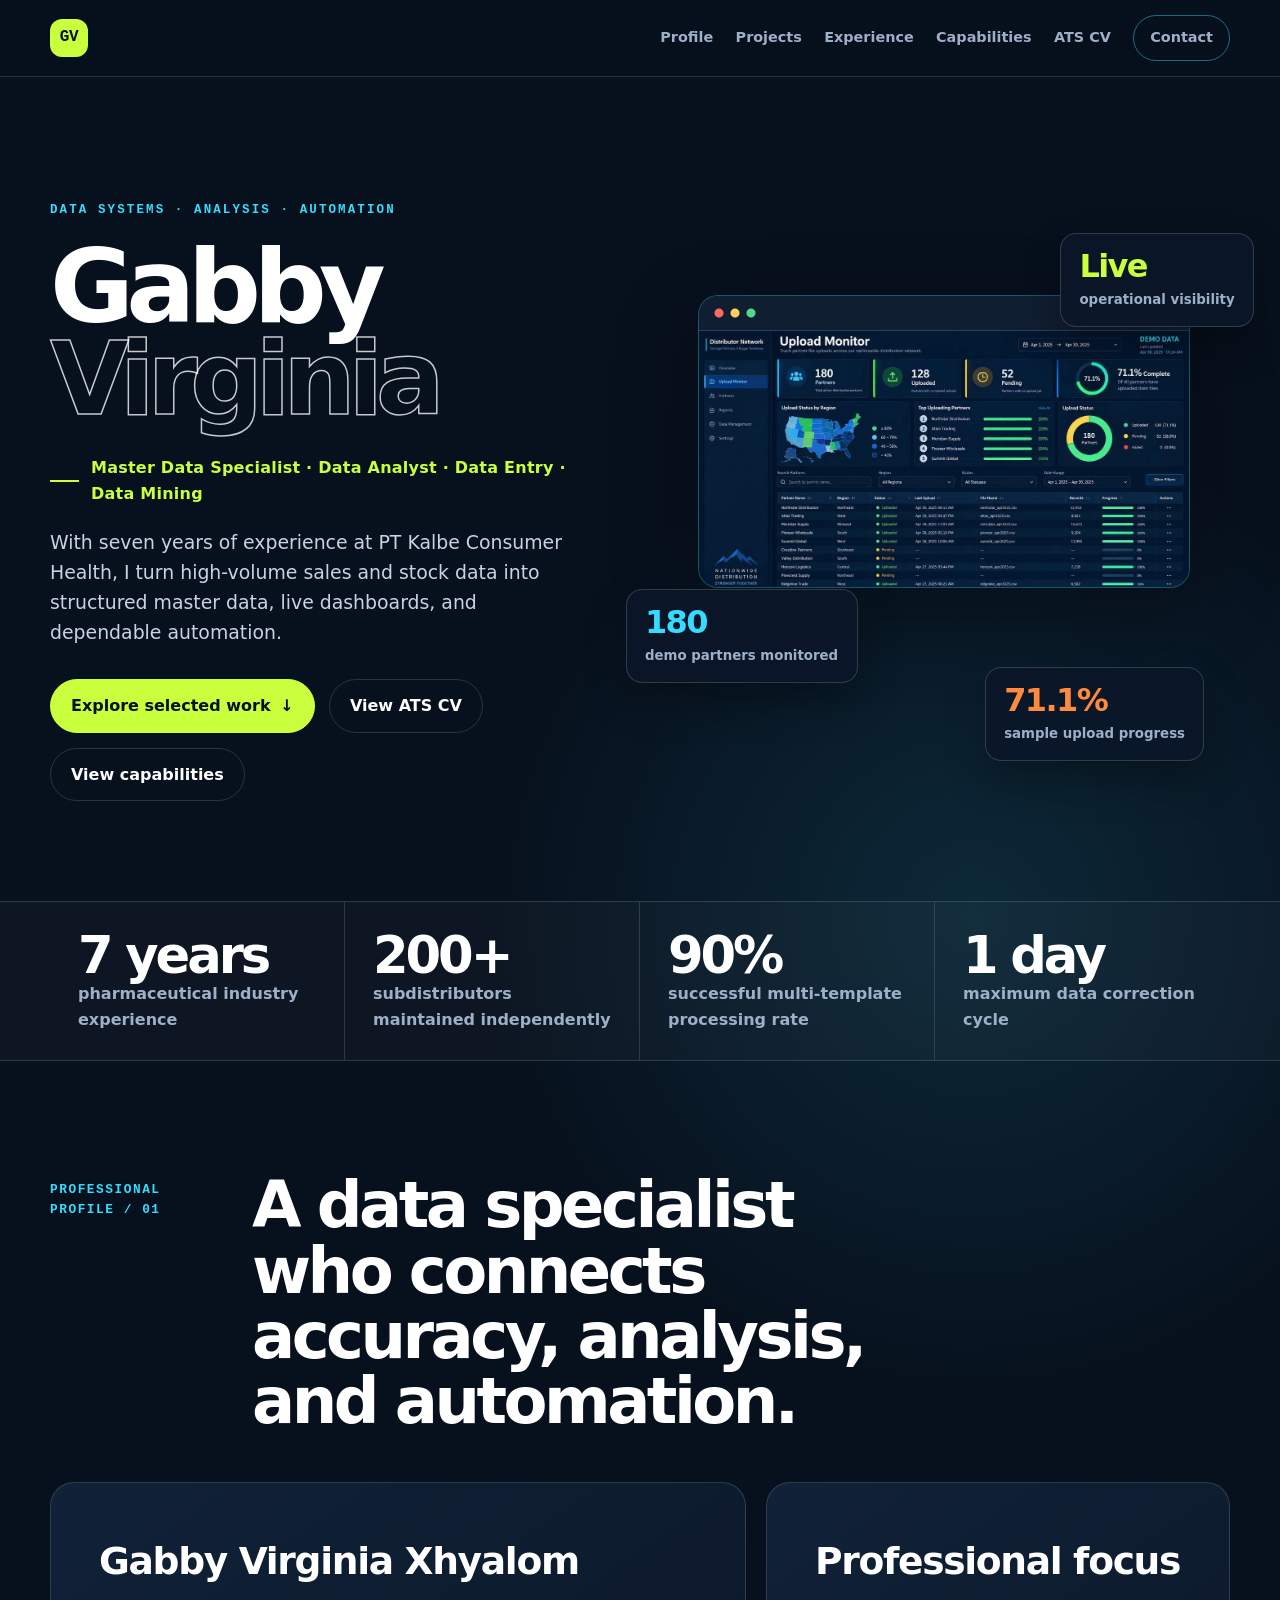
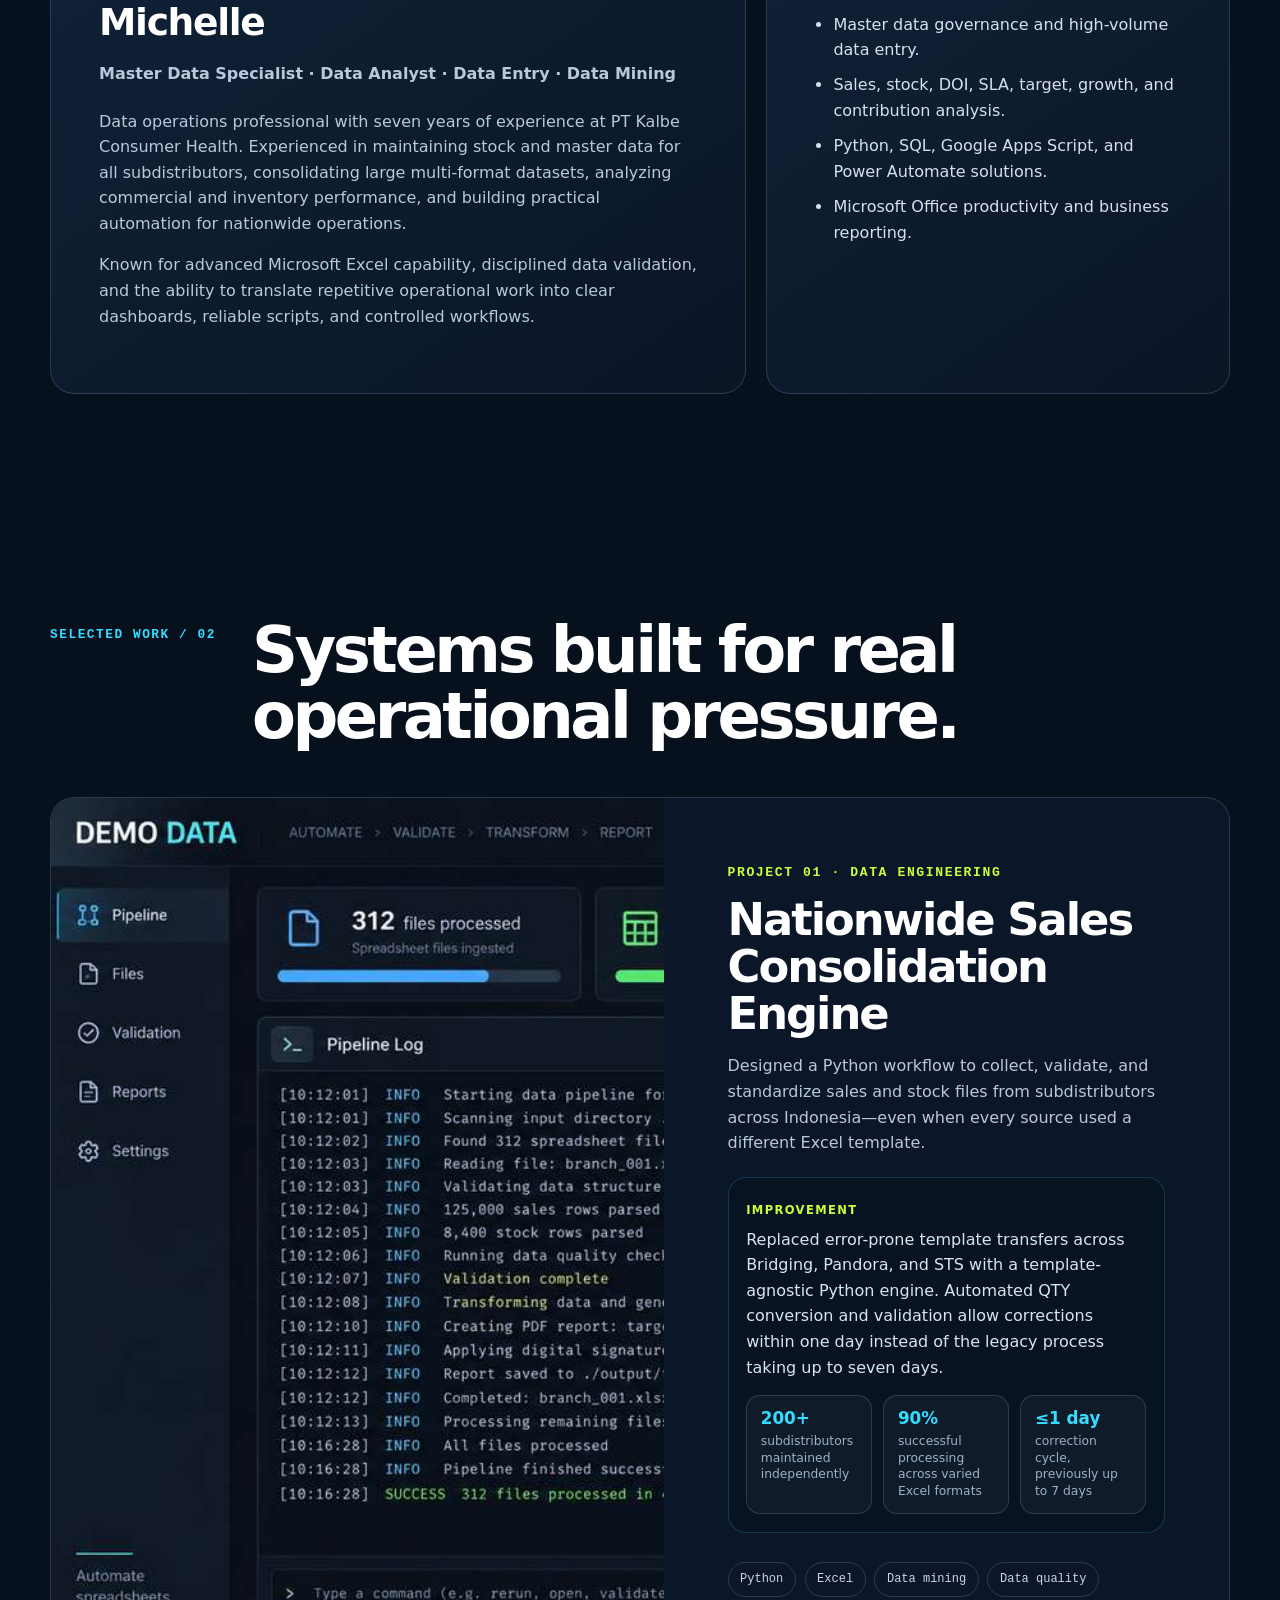
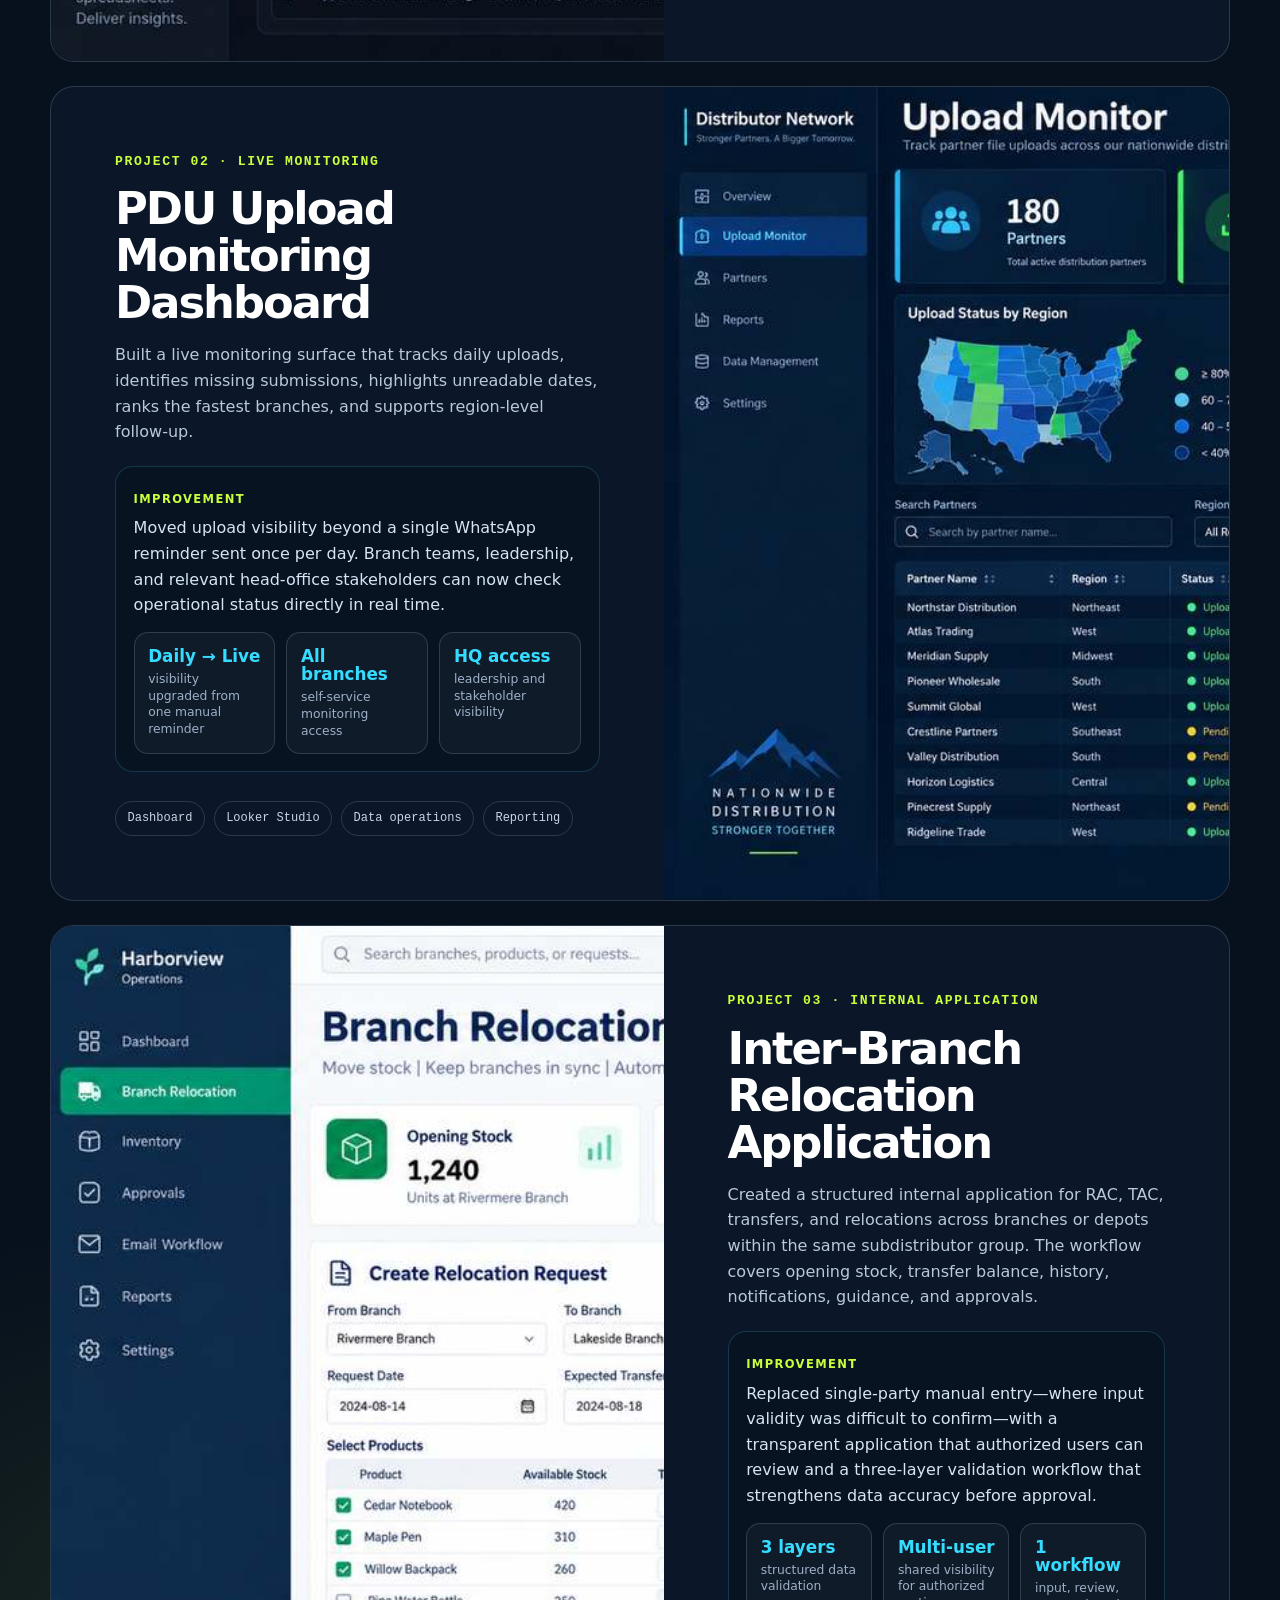
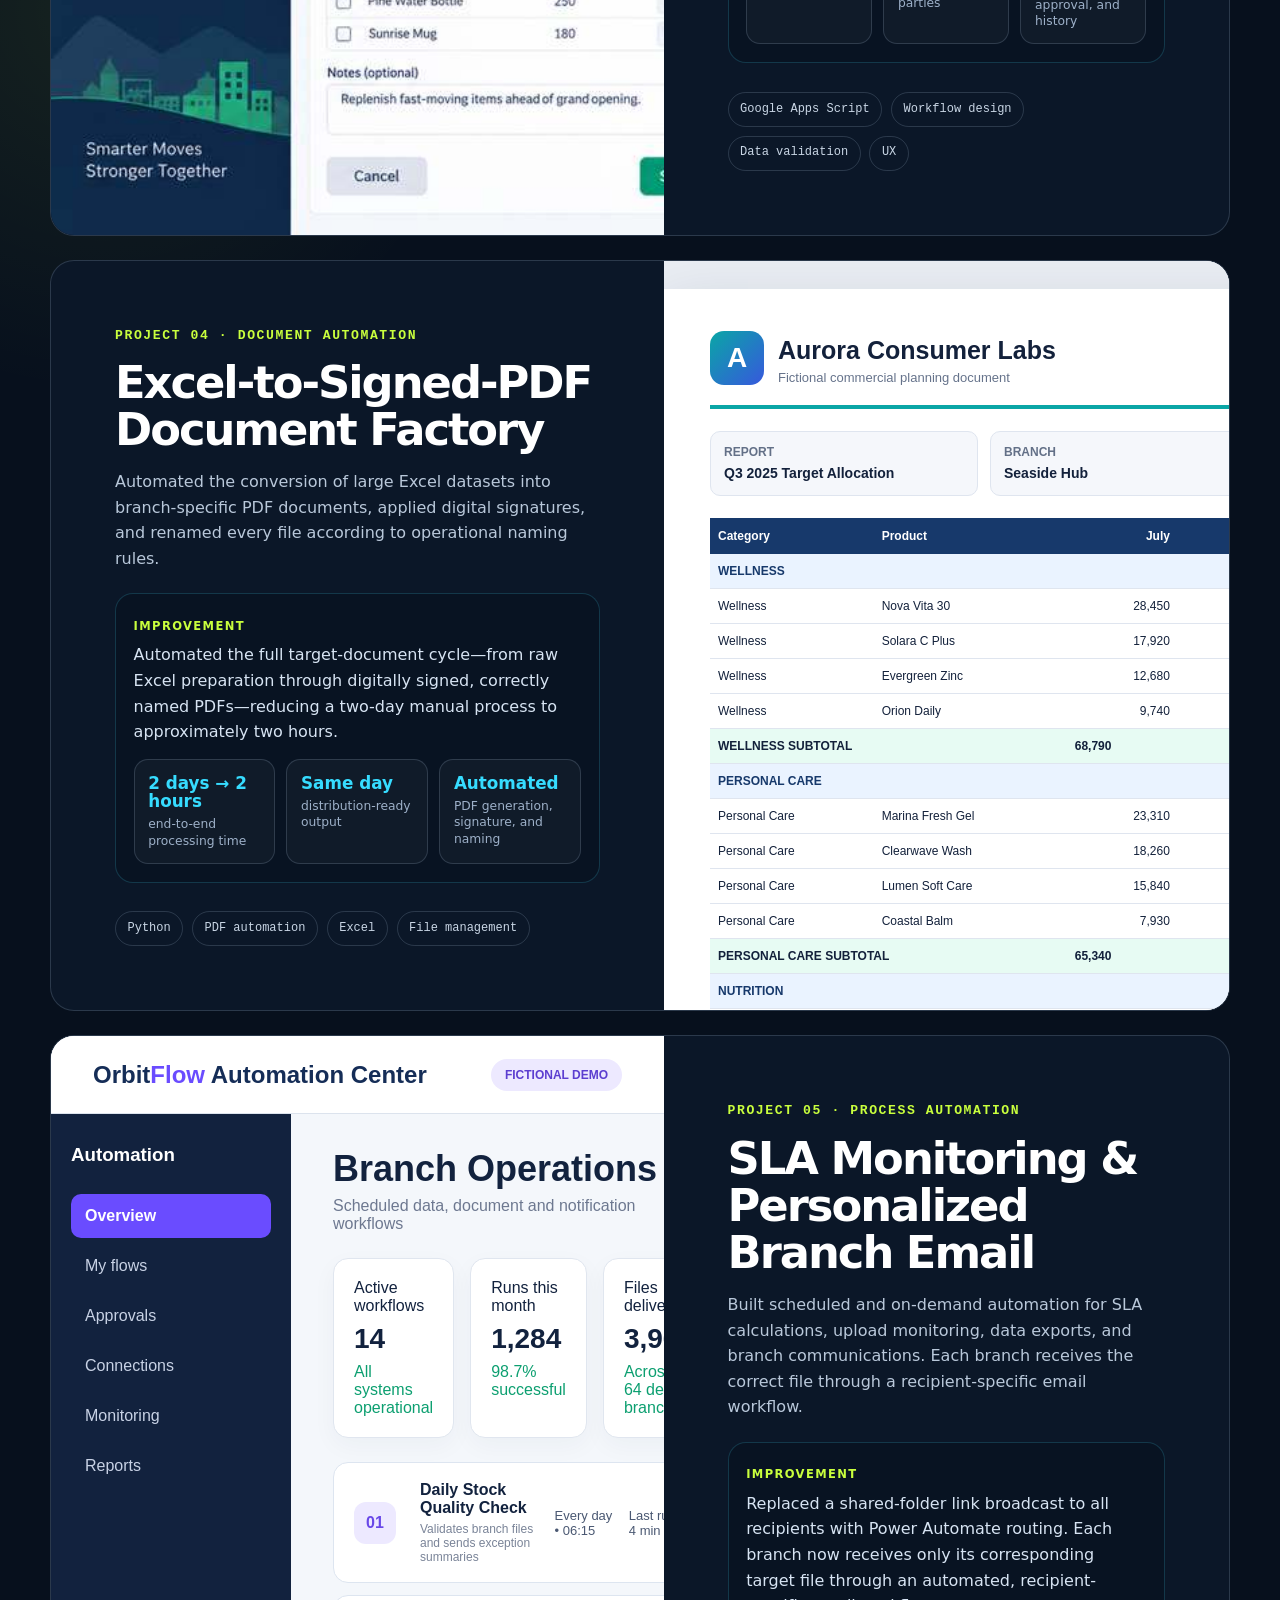
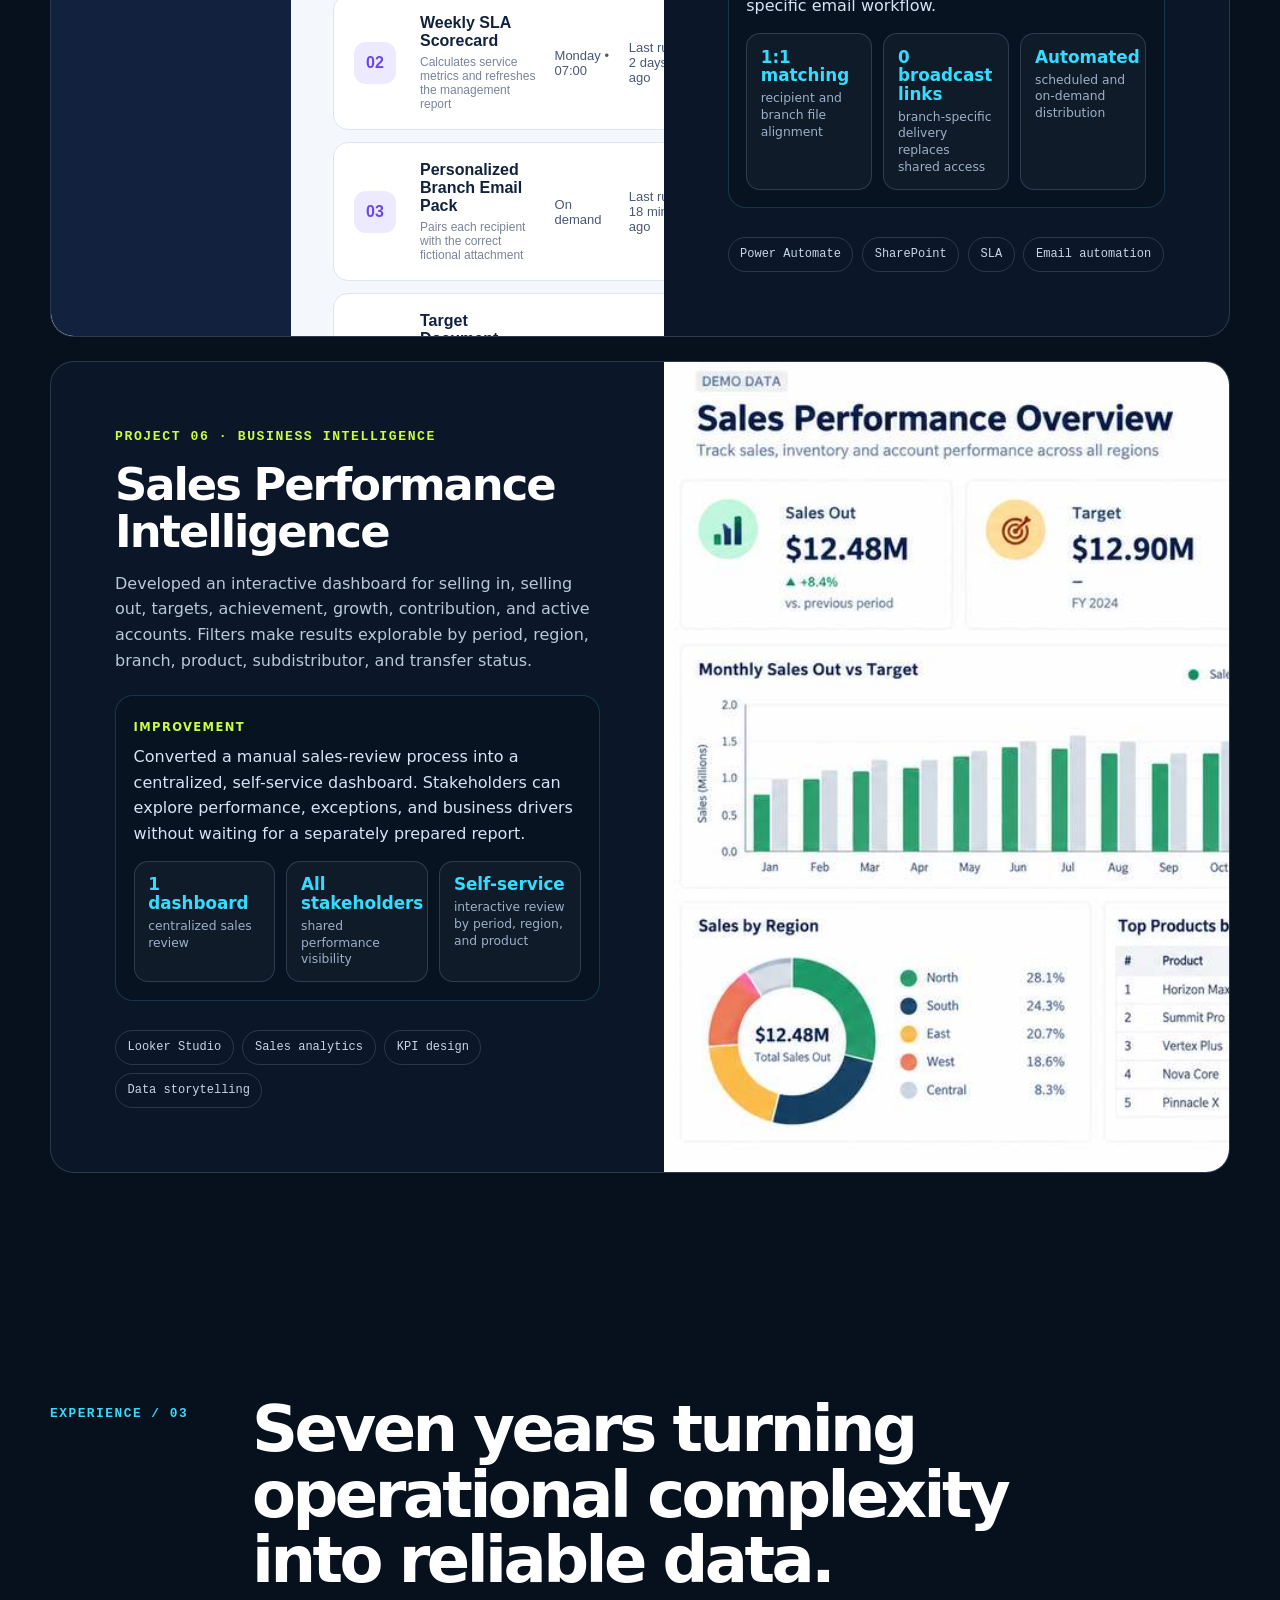
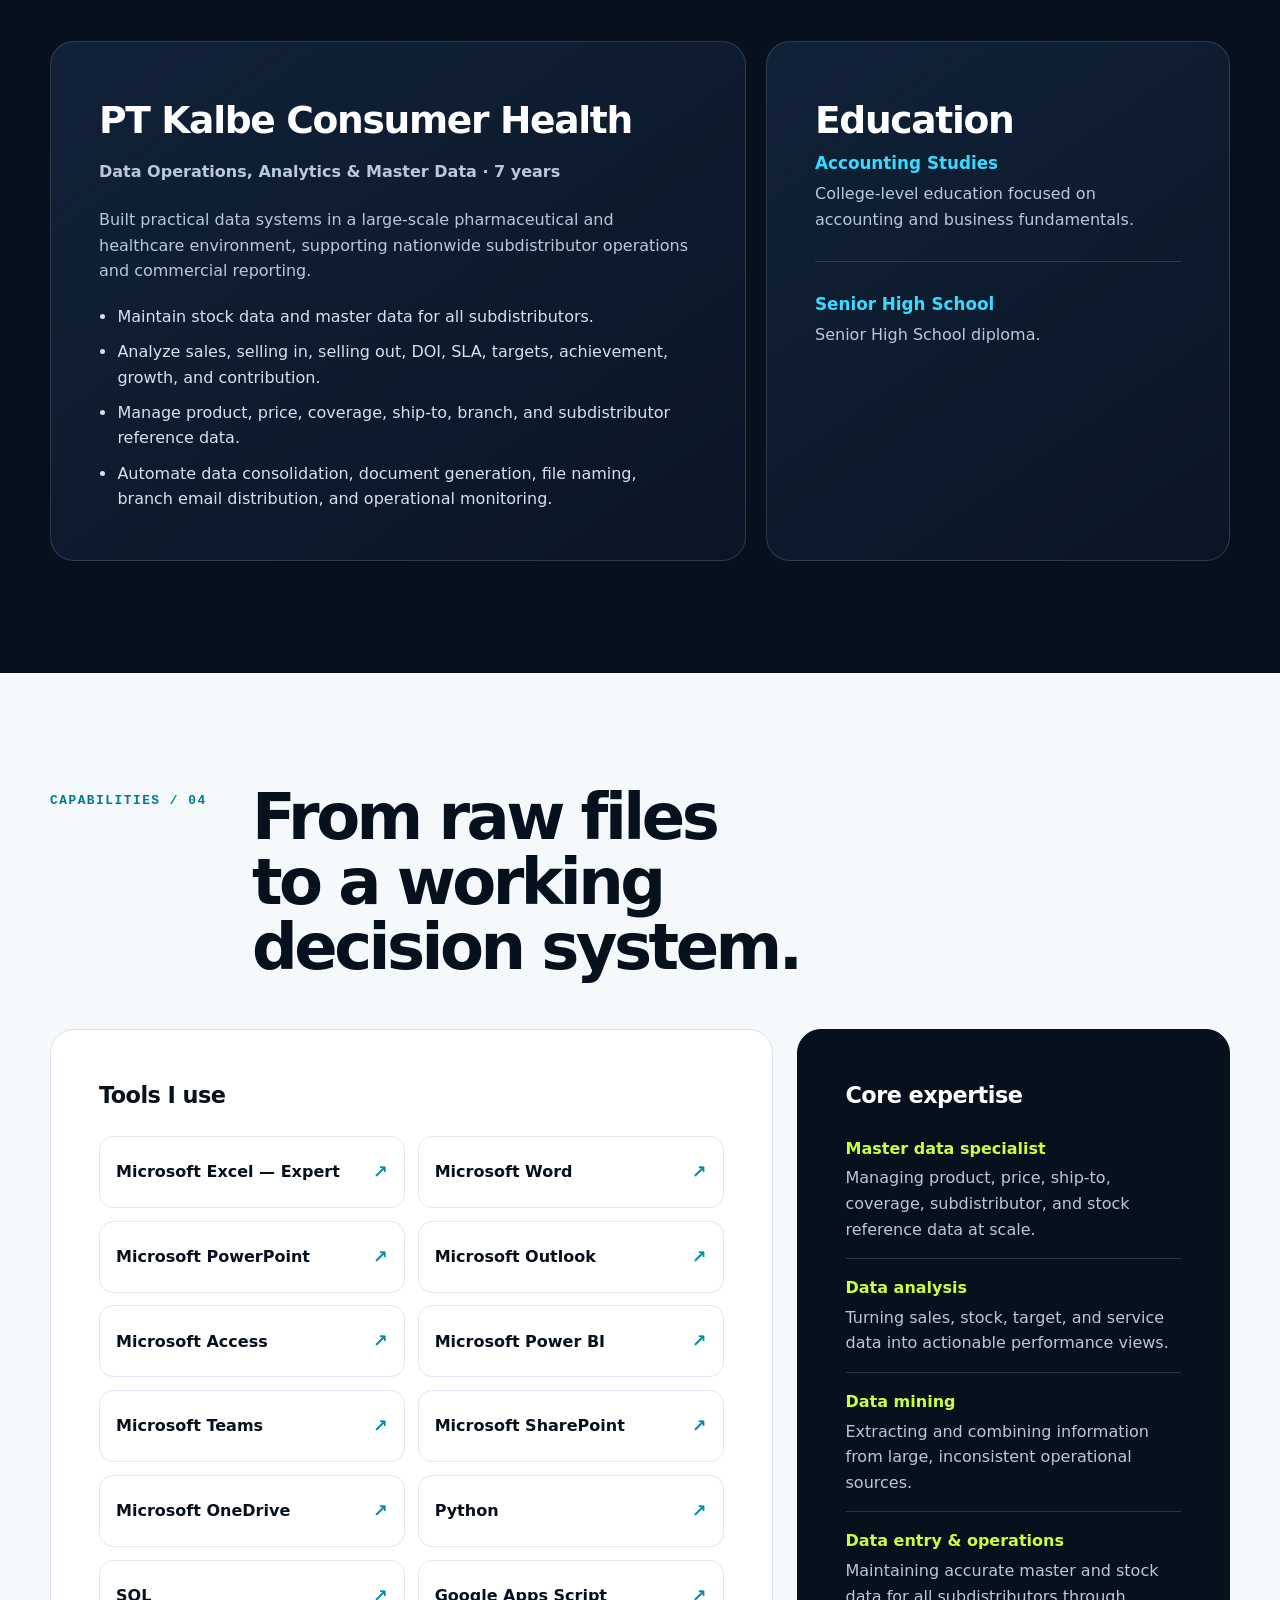
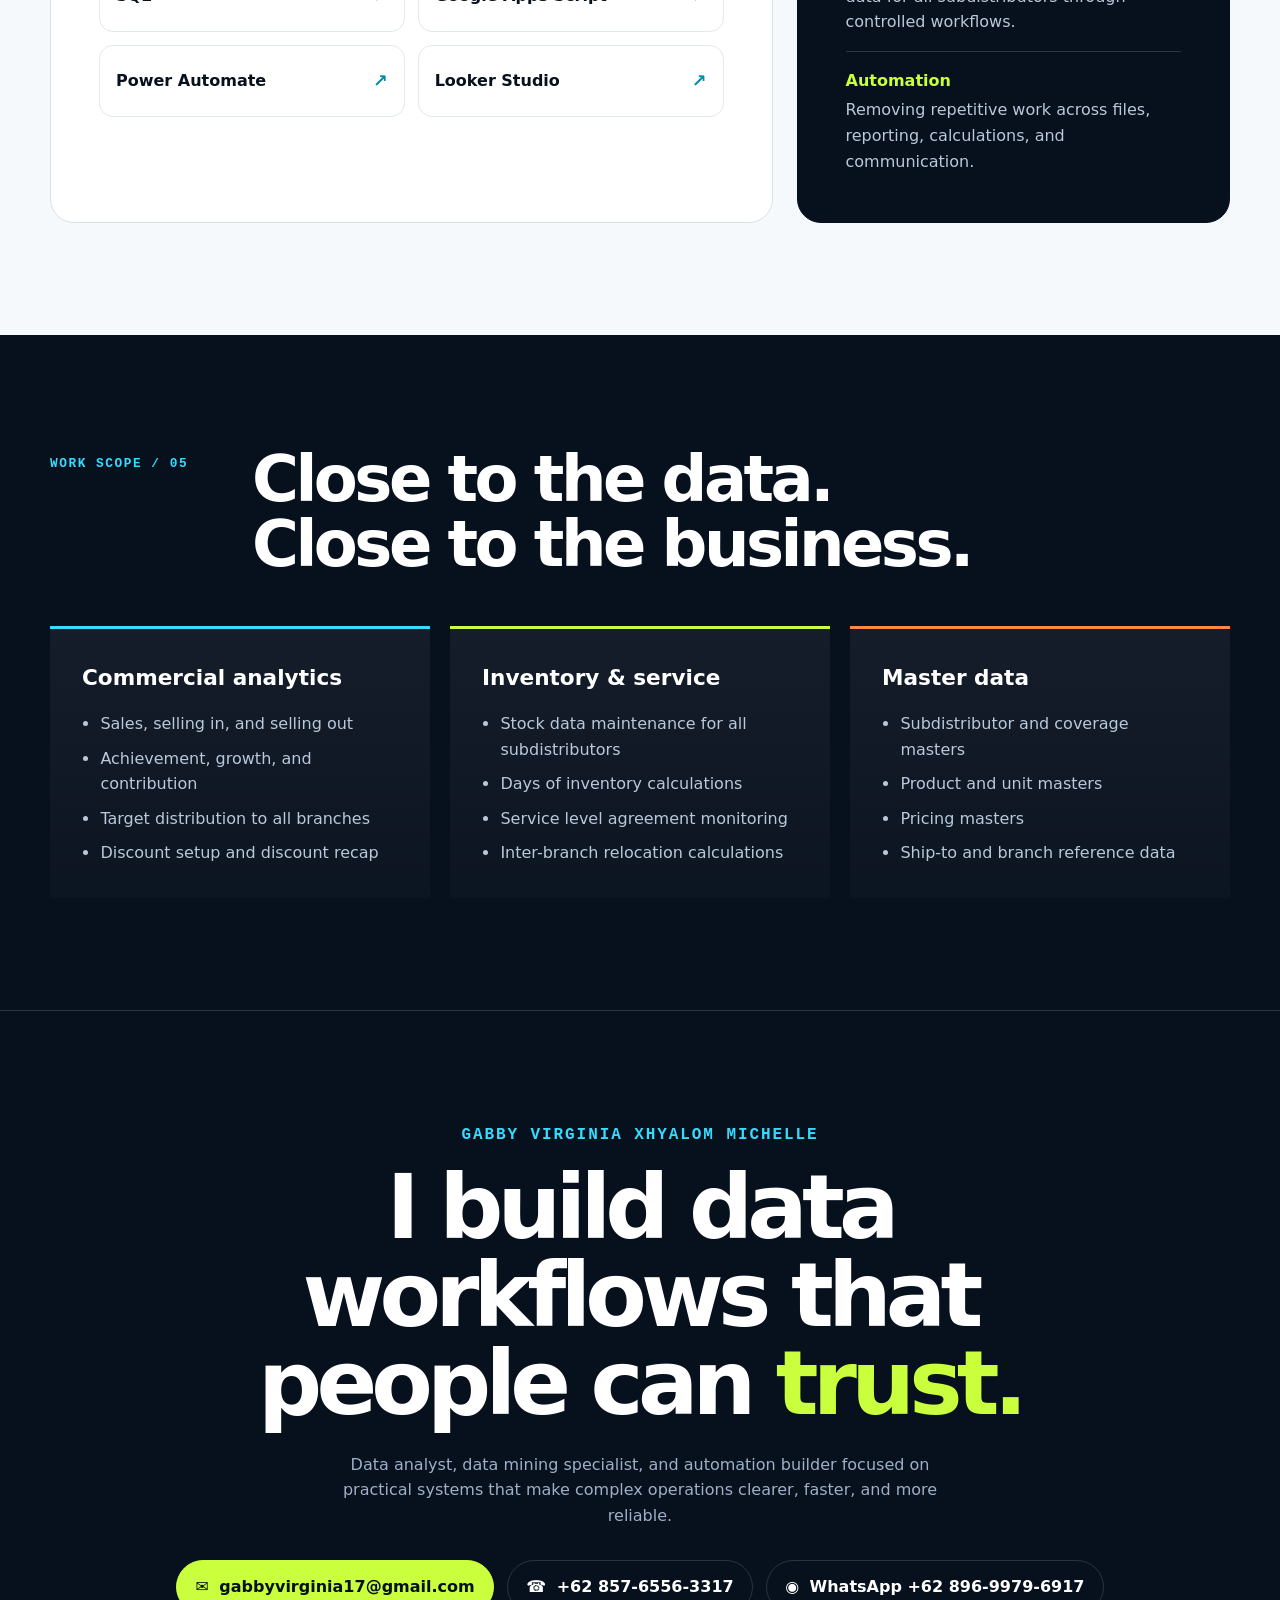
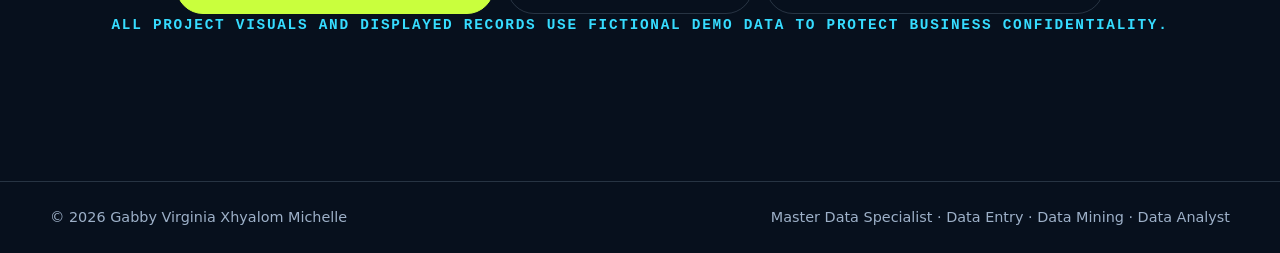
<file: index.html>
<!doctype html>
<html lang="en">
<head>
  <meta charset="utf-8">
  <meta name="viewport" content="width=device-width, initial-scale=1">
  <title>Gabby Virginia Xhyalom Michelle — Master Data Specialist</title>
  <meta name="description" content="Portfolio of Gabby Virginia Xhyalom Michelle, a master data specialist, data analyst, data entry and data mining professional with seven years of pharmaceutical industry experience.">
  <meta name="theme-color" content="#07101d">
  <link rel="icon" type="image/svg+xml" href="data:image/svg+xml,%3Csvg xmlns='http://www.w3.org/2000/svg' viewBox='0 0 64 64'%3E%3Crect width='64' height='64' rx='14' fill='%2307101d'/%3E%3Cpath d='M14 44V27h8v17h-8Zm14 0V15h8v29h-8Zm14 0V22h8v22h-8Z' fill='%2336dcff'/%3E%3Cpath d='M12 49h40' stroke='%23c9ff3d' stroke-width='4' stroke-linecap='round'/%3E%3C/svg%3E">
  <link rel="stylesheet" href="styles.css">
</head>
<body>
  <a class="skip-link" href="#main">Skip to content</a>
  <header class="topbar">
    <div class="shell nav">
      <a class="brand" href="#top" aria-label="Gabby Virginia home">
        <span class="brand-mark">GV</span>
        <span>Gabby Virginia</span>
      </a>
      <nav class="nav-links" aria-label="Primary navigation">
        <a href="#profile">Profile</a>
        <a href="#projects">Projects</a>
        <a href="#experience">Experience</a>
        <a href="#capabilities">Capabilities</a>
        <a href="cv.html">ATS CV</a>
        <a class="nav-pill" href="#contact">Contact</a>
      </nav>
    </div>
  </header>

  <main id="main">
    <section class="hero" id="top">
      <div class="shell hero-grid">
        <div>
          <p class="eyebrow">Data systems · analysis · automation</p>
          <h1>Gabby<br><span class="outline">Virginia</span></h1>
          <p class="hero-role">Master Data Specialist · Data Analyst · Data Entry · Data Mining</p>
          <p class="hero-copy">With seven years of experience at PT Kalbe Consumer Health, I turn high-volume sales and stock data into structured master data, live dashboards, and dependable automation.</p>
          <div class="hero-actions">
            <a class="button button-primary" href="#projects">Explore selected work <span aria-hidden="true">↓</span></a>
            <a class="button button-secondary" href="cv.html">View ATS CV</a>
            <a class="button button-secondary" href="#capabilities">View capabilities</a>
          </div>
        </div>

        <div class="hero-visual" aria-label="Featured live upload monitoring dashboard">
          <figure class="screen">
            <img src="assets/demo-upload-monitor.jpg" alt="Fully fictional upload monitoring dashboard with invented company names, dates and values">
          </figure>
          <div class="metric-card metric-a"><strong>180</strong><small>demo partners monitored</small></div>
          <div class="metric-card metric-b"><strong>Live</strong><small>operational visibility</small></div>
          <div class="metric-card metric-c"><strong>71.1%</strong><small>sample upload progress</small></div>
        </div>
      </div>
    </section>

    <section class="proof-strip" aria-label="Selected project scale">
      <div class="shell proof-grid">
        <div class="proof"><strong>7 years</strong><span>pharmaceutical industry experience</span></div>
        <div class="proof"><strong>200+</strong><span>subdistributors maintained independently</span></div>
        <div class="proof"><strong>90%</strong><span>successful multi-template processing rate</span></div>
        <div class="proof"><strong>1 day</strong><span>maximum data correction cycle</span></div>
      </div>
    </section>

    <section id="profile">
      <div class="shell">
        <header class="section-head reveal">
          <p class="section-kicker">Professional profile / 01</p>
          <h2 class="section-title">A data specialist who connects accuracy, analysis, and automation.</h2>
        </header>
        <div class="career-grid">
          <article class="career-block reveal">
            <h3>Gabby Virginia Xhyalom Michelle</h3>
            <p class="career-meta">Master Data Specialist · Data Analyst · Data Entry · Data Mining</p>
            <p>Data operations professional with seven years of experience at PT Kalbe Consumer Health. Experienced in maintaining stock and master data for all subdistributors, consolidating large multi-format datasets, analyzing commercial and inventory performance, and building practical automation for nationwide operations.</p>
            <p>Known for advanced Microsoft Excel capability, disciplined data validation, and the ability to translate repetitive operational work into clear dashboards, reliable scripts, and controlled workflows.</p>
          </article>
          <aside class="career-block reveal">
            <h3>Professional focus</h3>
            <ul class="career-list">
              <li>Master data governance and high-volume data entry.</li>
              <li>Sales, stock, DOI, SLA, target, growth, and contribution analysis.</li>
              <li>Python, SQL, Google Apps Script, and Power Automate solutions.</li>
              <li>Microsoft Office productivity and business reporting.</li>
            </ul>
          </aside>
        </div>
      </div>
    </section>

    <section id="projects">
      <div class="shell">
        <header class="section-head reveal">
          <p class="section-kicker">Selected work / 02</p>
          <h2 class="section-title">Systems built for real operational pressure.</h2>
        </header>

        <div class="project-list">
          <article class="project reveal">
            <div class="project-media"><img src="assets/demo-automation-pipeline.jpg" alt="Fully fictional data automation pipeline with invented files, values and brand"></div>
            <div class="project-copy">
              <span class="project-number">PROJECT 01 · DATA ENGINEERING</span>
              <h3>Nationwide Sales Consolidation Engine</h3>
              <p>Designed a Python workflow to collect, validate, and standardize sales and stock files from subdistributors across Indonesia—even when every source used a different Excel template.</p>
              <div class="project-improvement">
                <span class="improvement-label">Improvement</span>
                <p>Replaced error-prone template transfers across Bridging, Pandora, and STS with a template-agnostic Python engine. Automated QTY conversion and validation allow corrections within one day instead of the legacy process taking up to seven days.</p>
                <div class="result-grid">
                  <div class="result-stat"><strong>200+</strong><span>subdistributors maintained independently</span></div>
                  <div class="result-stat"><strong>90%</strong><span>successful processing across varied Excel formats</span></div>
                  <div class="result-stat"><strong>≤1 day</strong><span>correction cycle, previously up to 7 days</span></div>
                </div>
              </div>
              <div class="tags"><span class="tag">Python</span><span class="tag">Excel</span><span class="tag">Data mining</span><span class="tag">Data quality</span></div>
            </div>
          </article>

          <article class="project reveal">
            <div class="project-media"><img src="assets/demo-upload-monitor.jpg" alt="Fully fictional upload monitoring dashboard with invented partner names and operational values"></div>
            <div class="project-copy">
              <span class="project-number">PROJECT 02 · LIVE MONITORING</span>
              <h3>PDU Upload Monitoring Dashboard</h3>
              <p>Built a live monitoring surface that tracks daily uploads, identifies missing submissions, highlights unreadable dates, ranks the fastest branches, and supports region-level follow-up.</p>
              <div class="project-improvement">
                <span class="improvement-label">Improvement</span>
                <p>Moved upload visibility beyond a single WhatsApp reminder sent once per day. Branch teams, leadership, and relevant head-office stakeholders can now check operational status directly in real time.</p>
                <div class="result-grid">
                  <div class="result-stat"><strong>Daily → Live</strong><span>visibility upgraded from one manual reminder</span></div>
                  <div class="result-stat"><strong>All branches</strong><span>self-service monitoring access</span></div>
                  <div class="result-stat"><strong>HQ access</strong><span>leadership and stakeholder visibility</span></div>
                </div>
              </div>
              <div class="tags"><span class="tag">Dashboard</span><span class="tag">Looker Studio</span><span class="tag">Data operations</span><span class="tag">Reporting</span></div>
            </div>
          </article>

          <article class="project reveal">
            <div class="project-media"><img src="assets/demo-relocation-workflow.jpg" alt="Fully fictional branch relocation application with invented branches, products and values"></div>
            <div class="project-copy">
              <span class="project-number">PROJECT 03 · INTERNAL APPLICATION</span>
              <h3>Inter-Branch Relocation Application</h3>
              <p>Created a structured internal application for RAC, TAC, transfers, and relocations across branches or depots within the same subdistributor group. The workflow covers opening stock, transfer balance, history, notifications, guidance, and approvals.</p>
              <div class="project-improvement">
                <span class="improvement-label">Improvement</span>
                <p>Replaced single-party manual entry—where input validity was difficult to confirm—with a transparent application that authorized users can review and a three-layer validation workflow that strengthens data accuracy before approval.</p>
                <div class="result-grid">
                  <div class="result-stat"><strong>3 layers</strong><span>structured data validation</span></div>
                  <div class="result-stat"><strong>Multi-user</strong><span>shared visibility for authorized parties</span></div>
                  <div class="result-stat"><strong>1 workflow</strong><span>input, review, approval, and history</span></div>
                </div>
              </div>
              <div class="tags"><span class="tag">Google Apps Script</span><span class="tag">Workflow design</span><span class="tag">Data validation</span><span class="tag">UX</span></div>
            </div>
          </article>

          <article class="project reveal">
            <div class="project-media iframe-demo"><iframe src="assets/target-document-fictional.html" title="Fictional target allocation document preview" loading="lazy" tabindex="-1"></iframe></div>
            <div class="project-copy">
              <span class="project-number">PROJECT 04 · DOCUMENT AUTOMATION</span>
              <h3>Excel-to-Signed-PDF Document Factory</h3>
              <p>Automated the conversion of large Excel datasets into branch-specific PDF documents, applied digital signatures, and renamed every file according to operational naming rules.</p>
              <div class="project-improvement">
                <span class="improvement-label">Improvement</span>
                <p>Automated the full target-document cycle—from raw Excel preparation through digitally signed, correctly named PDFs—reducing a two-day manual process to approximately two hours.</p>
                <div class="result-grid">
                  <div class="result-stat"><strong>2 days → 2 hours</strong><span>end-to-end processing time</span></div>
                  <div class="result-stat"><strong>Same day</strong><span>distribution-ready output</span></div>
                  <div class="result-stat"><strong>Automated</strong><span>PDF generation, signature, and naming</span></div>
                </div>
              </div>
              <div class="tags"><span class="tag">Python</span><span class="tag">PDF automation</span><span class="tag">Excel</span><span class="tag">File management</span></div>
            </div>
          </article>

          <article class="project reveal">
            <div class="project-media iframe-demo"><iframe src="assets/automation-center-fictional.html" title="Fictional automation workflow center preview" loading="lazy" tabindex="-1"></iframe></div>
            <div class="project-copy">
              <span class="project-number">PROJECT 05 · PROCESS AUTOMATION</span>
              <h3>SLA Monitoring &amp; Personalized Branch Email</h3>
              <p>Built scheduled and on-demand automation for SLA calculations, upload monitoring, data exports, and branch communications. Each branch receives the correct file through a recipient-specific email workflow.</p>
              <div class="project-improvement">
                <span class="improvement-label">Improvement</span>
                <p>Replaced a shared-folder link broadcast to all recipients with Power Automate routing. Each branch now receives only its corresponding target file through an automated, recipient-specific email workflow.</p>
                <div class="result-grid">
                  <div class="result-stat"><strong>1:1 matching</strong><span>recipient and branch file alignment</span></div>
                  <div class="result-stat"><strong>0 broadcast links</strong><span>branch-specific delivery replaces shared access</span></div>
                  <div class="result-stat"><strong>Automated</strong><span>scheduled and on-demand distribution</span></div>
                </div>
              </div>
              <div class="tags"><span class="tag">Power Automate</span><span class="tag">SharePoint</span><span class="tag">SLA</span><span class="tag">Email automation</span></div>
            </div>
          </article>

          <article class="project reveal">
            <div class="project-media"><img src="assets/demo-sales-dashboard.jpg" alt="Fully fictional sales performance dashboard with invented products, regions, charts and values"></div>
            <div class="project-copy">
              <span class="project-number">PROJECT 06 · BUSINESS INTELLIGENCE</span>
              <h3>Sales Performance Intelligence</h3>
              <p>Developed an interactive dashboard for selling in, selling out, targets, achievement, growth, contribution, and active accounts. Filters make results explorable by period, region, branch, product, subdistributor, and transfer status.</p>
              <div class="project-improvement">
                <span class="improvement-label">Improvement</span>
                <p>Converted a manual sales-review process into a centralized, self-service dashboard. Stakeholders can explore performance, exceptions, and business drivers without waiting for a separately prepared report.</p>
                <div class="result-grid">
                  <div class="result-stat"><strong>1 dashboard</strong><span>centralized sales review</span></div>
                  <div class="result-stat"><strong>All stakeholders</strong><span>shared performance visibility</span></div>
                  <div class="result-stat"><strong>Self-service</strong><span>interactive review by period, region, and product</span></div>
                </div>
              </div>
              <div class="tags"><span class="tag">Looker Studio</span><span class="tag">Sales analytics</span><span class="tag">KPI design</span><span class="tag">Data storytelling</span></div>
            </div>
          </article>
        </div>
      </div>
    </section>

    <section id="experience">
      <div class="shell">
        <header class="section-head reveal">
          <p class="section-kicker">Experience / 03</p>
          <h2 class="section-title">Seven years turning operational complexity into reliable data.</h2>
        </header>
        <div class="career-grid">
          <article class="career-block reveal">
            <h3>PT Kalbe Consumer Health</h3>
            <p class="career-meta">Data Operations, Analytics &amp; Master Data · 7 years</p>
            <p>Built practical data systems in a large-scale pharmaceutical and healthcare environment, supporting nationwide subdistributor operations and commercial reporting.</p>
            <ul class="career-list">
              <li>Maintain stock data and master data for all subdistributors.</li>
              <li>Analyze sales, selling in, selling out, DOI, SLA, targets, achievement, growth, and contribution.</li>
              <li>Manage product, price, coverage, ship-to, branch, and subdistributor reference data.</li>
              <li>Automate data consolidation, document generation, file naming, branch email distribution, and operational monitoring.</li>
            </ul>
          </article>
          <aside class="career-block reveal" aria-label="Education">
            <h3>Education</h3>
            <div class="education-item">
              <strong>Accounting Studies</strong>
              <span>College-level education focused on accounting and business fundamentals.</span>
            </div>
            <div class="education-item">
              <strong>Senior High School</strong>
              <span>Senior High School diploma.</span>
            </div>
          </aside>
        </div>
      </div>
    </section>

    <section class="capabilities" id="capabilities">
      <div class="shell">
        <header class="section-head reveal">
          <p class="section-kicker">Capabilities / 04</p>
          <h2 class="section-title">From raw files to a working decision system.</h2>
        </header>
        <div class="cap-grid">
          <div class="cap-panel reveal">
            <h3>Tools I use</h3>
            <div class="skill-list">
              <div class="skill">Microsoft Excel — Expert</div>
              <div class="skill">Microsoft Word</div>
              <div class="skill">Microsoft PowerPoint</div>
              <div class="skill">Microsoft Outlook</div>
              <div class="skill">Microsoft Access</div>
              <div class="skill">Microsoft Power BI</div>
              <div class="skill">Microsoft Teams</div>
              <div class="skill">Microsoft SharePoint</div>
              <div class="skill">Microsoft OneDrive</div>
              <div class="skill">Python</div>
              <div class="skill">SQL</div>
              <div class="skill">Google Apps Script</div>
              <div class="skill">Power Automate</div>
              <div class="skill">Looker Studio</div>
            </div>
          </div>
          <div class="cap-panel dark reveal">
            <h3>Core expertise</h3>
            <div class="expertise-list">
              <div class="expertise-item"><strong>Master data specialist</strong><span>Managing product, price, ship-to, coverage, subdistributor, and stock reference data at scale.</span></div>
              <div class="expertise-item"><strong>Data analysis</strong><span>Turning sales, stock, target, and service data into actionable performance views.</span></div>
              <div class="expertise-item"><strong>Data mining</strong><span>Extracting and combining information from large, inconsistent operational sources.</span></div>
              <div class="expertise-item"><strong>Data entry &amp; operations</strong><span>Maintaining accurate master and stock data for all subdistributors through controlled workflows.</span></div>
              <div class="expertise-item"><strong>Automation</strong><span>Removing repetitive work across files, reporting, calculations, and communication.</span></div>
            </div>
          </div>
        </div>
      </div>
    </section>

    <section id="scope">
      <div class="shell">
        <header class="section-head reveal">
          <p class="section-kicker">Work scope / 05</p>
          <h2 class="section-title">Close to the data. Close to the business.</h2>
        </header>
        <div class="scope-grid">
          <article class="scope-card reveal">
            <h3>Commercial analytics</h3>
            <ul><li>Sales, selling in, and selling out</li><li>Achievement, growth, and contribution</li><li>Target distribution to all branches</li><li>Discount setup and discount recap</li></ul>
          </article>
          <article class="scope-card reveal">
            <h3>Inventory &amp; service</h3>
            <ul><li>Stock data maintenance for all subdistributors</li><li>Days of inventory calculations</li><li>Service level agreement monitoring</li><li>Inter-branch relocation calculations</li></ul>
          </article>
          <article class="scope-card reveal">
            <h3>Master data</h3>
            <ul><li>Subdistributor and coverage masters</li><li>Product and unit masters</li><li>Pricing masters</li><li>Ship-to and branch reference data</li></ul>
          </article>
        </div>
      </div>
    </section>

    <section class="closing" id="contact">
      <div class="shell reveal">
        <p>Gabby Virginia Xhyalom Michelle</p>
        <h2>I build data workflows that people can <span>trust.</span></h2>
        <p class="closing-note">Data analyst, data mining specialist, and automation builder focused on practical systems that make complex operations clearer, faster, and more reliable.</p>
        <div class="contact-links" aria-label="Contact Gabby Virginia">
          <a class="contact-link" href="mailto:gabbyvirginia17@gmail.com"><span aria-hidden="true">✉</span> gabbyvirginia17@gmail.com</a>
          <a class="contact-link" href="tel:+6285765563317"><span aria-hidden="true">☎</span> +62 857-6556-3317</a>
          <a class="contact-link" href="https://wa.me/6289699796917" target="_blank" rel="noopener"><span aria-hidden="true">◉</span> WhatsApp +62 896-9979-6917</a>
        </div>
        <p class="demo-note">All project visuals and displayed records use fictional demo data to protect business confidentiality.</p>
      </div>
    </section>
  </main>

  <footer>
    <div class="shell footer-inner">
      <span>© <span id="year"></span> Gabby Virginia Xhyalom Michelle</span>
      <span>Master Data Specialist · Data Entry · Data Mining · Data Analyst</span>
    </div>
  </footer>
  <script src="script.js"></script>
</body>
</html>
</file>
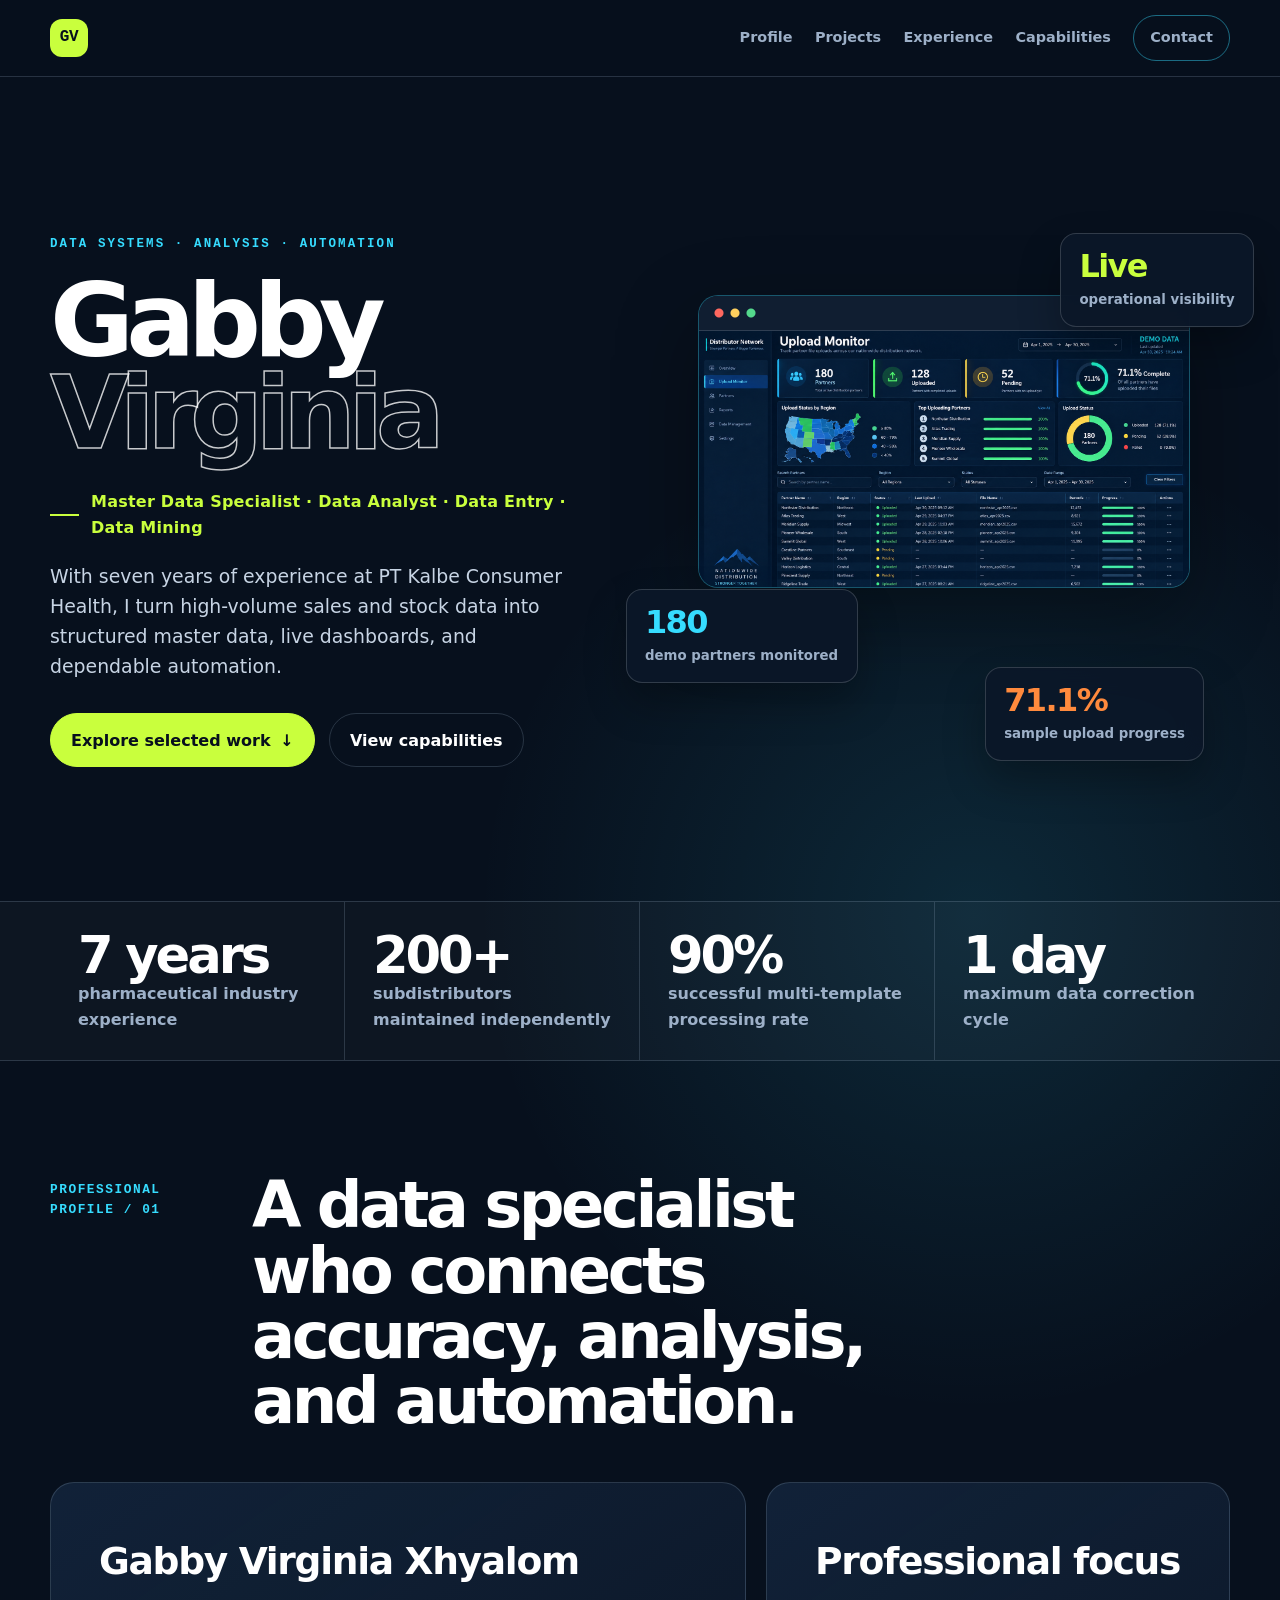
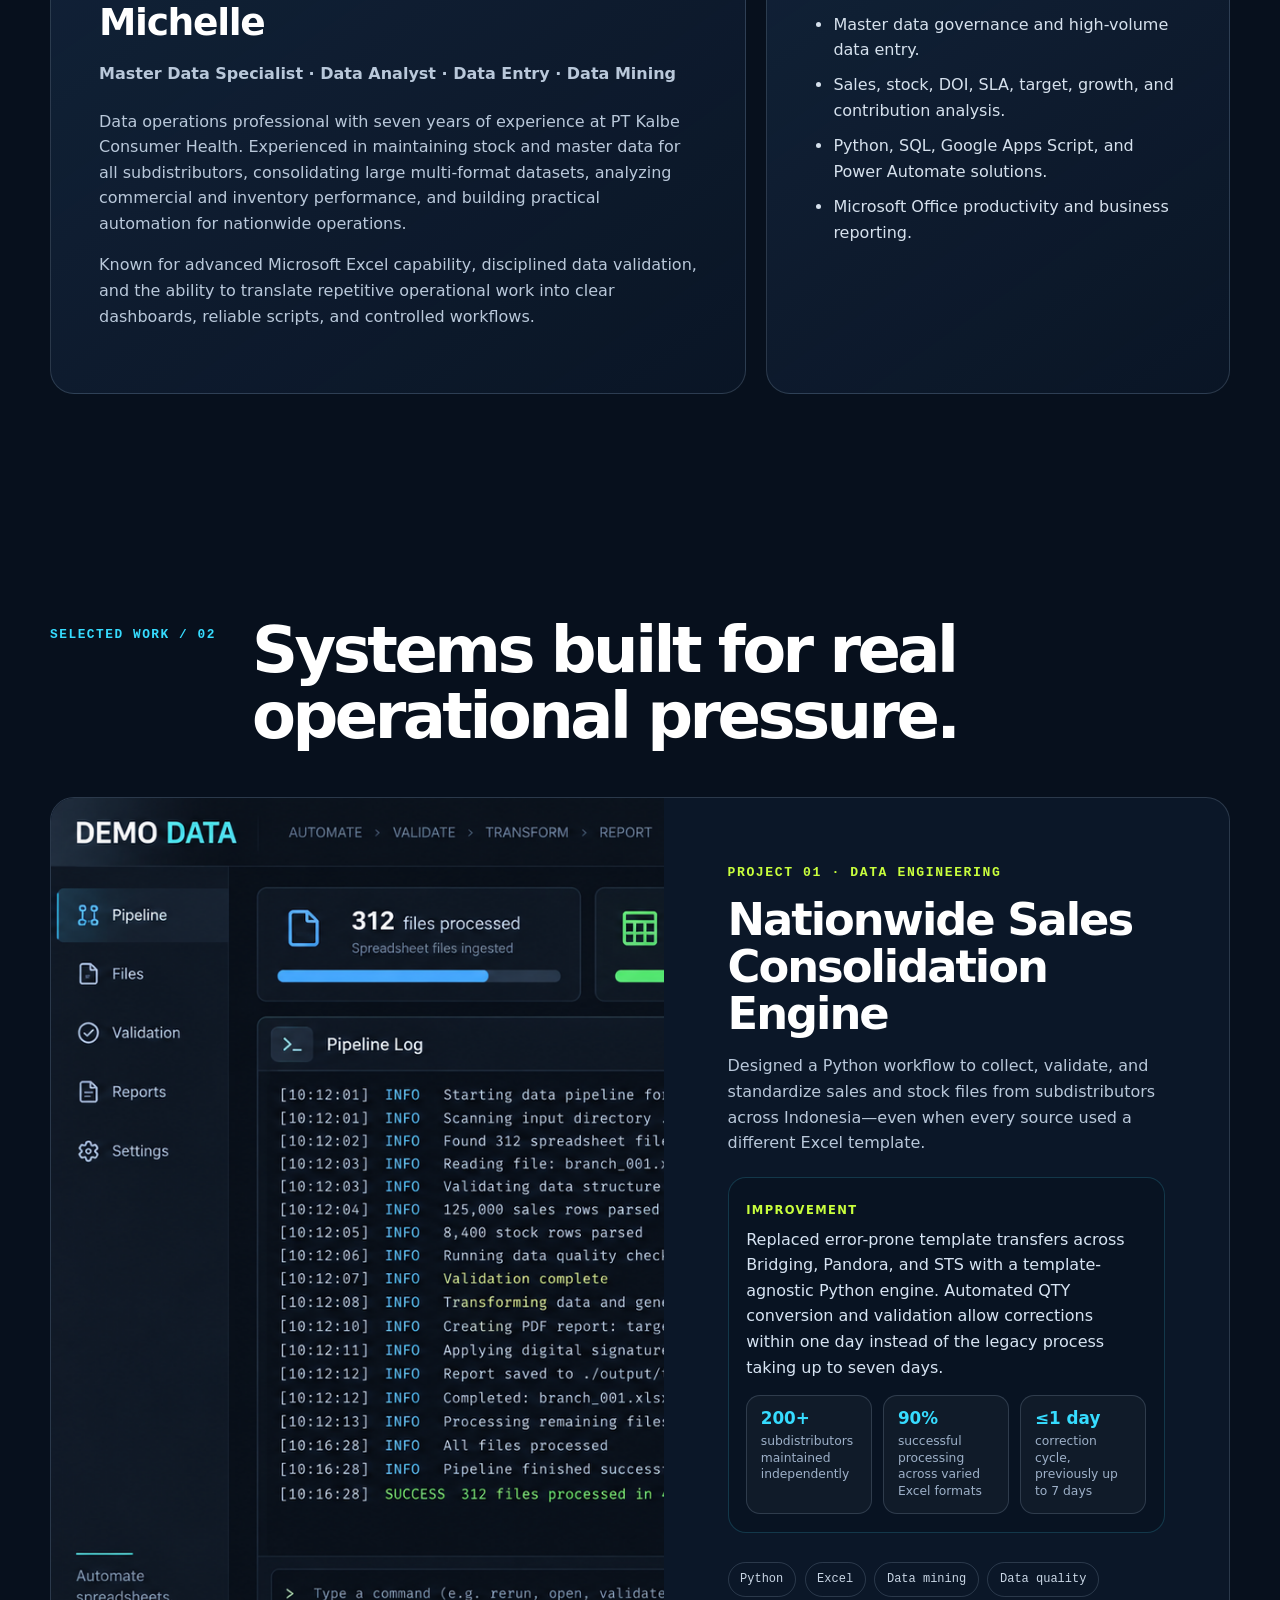
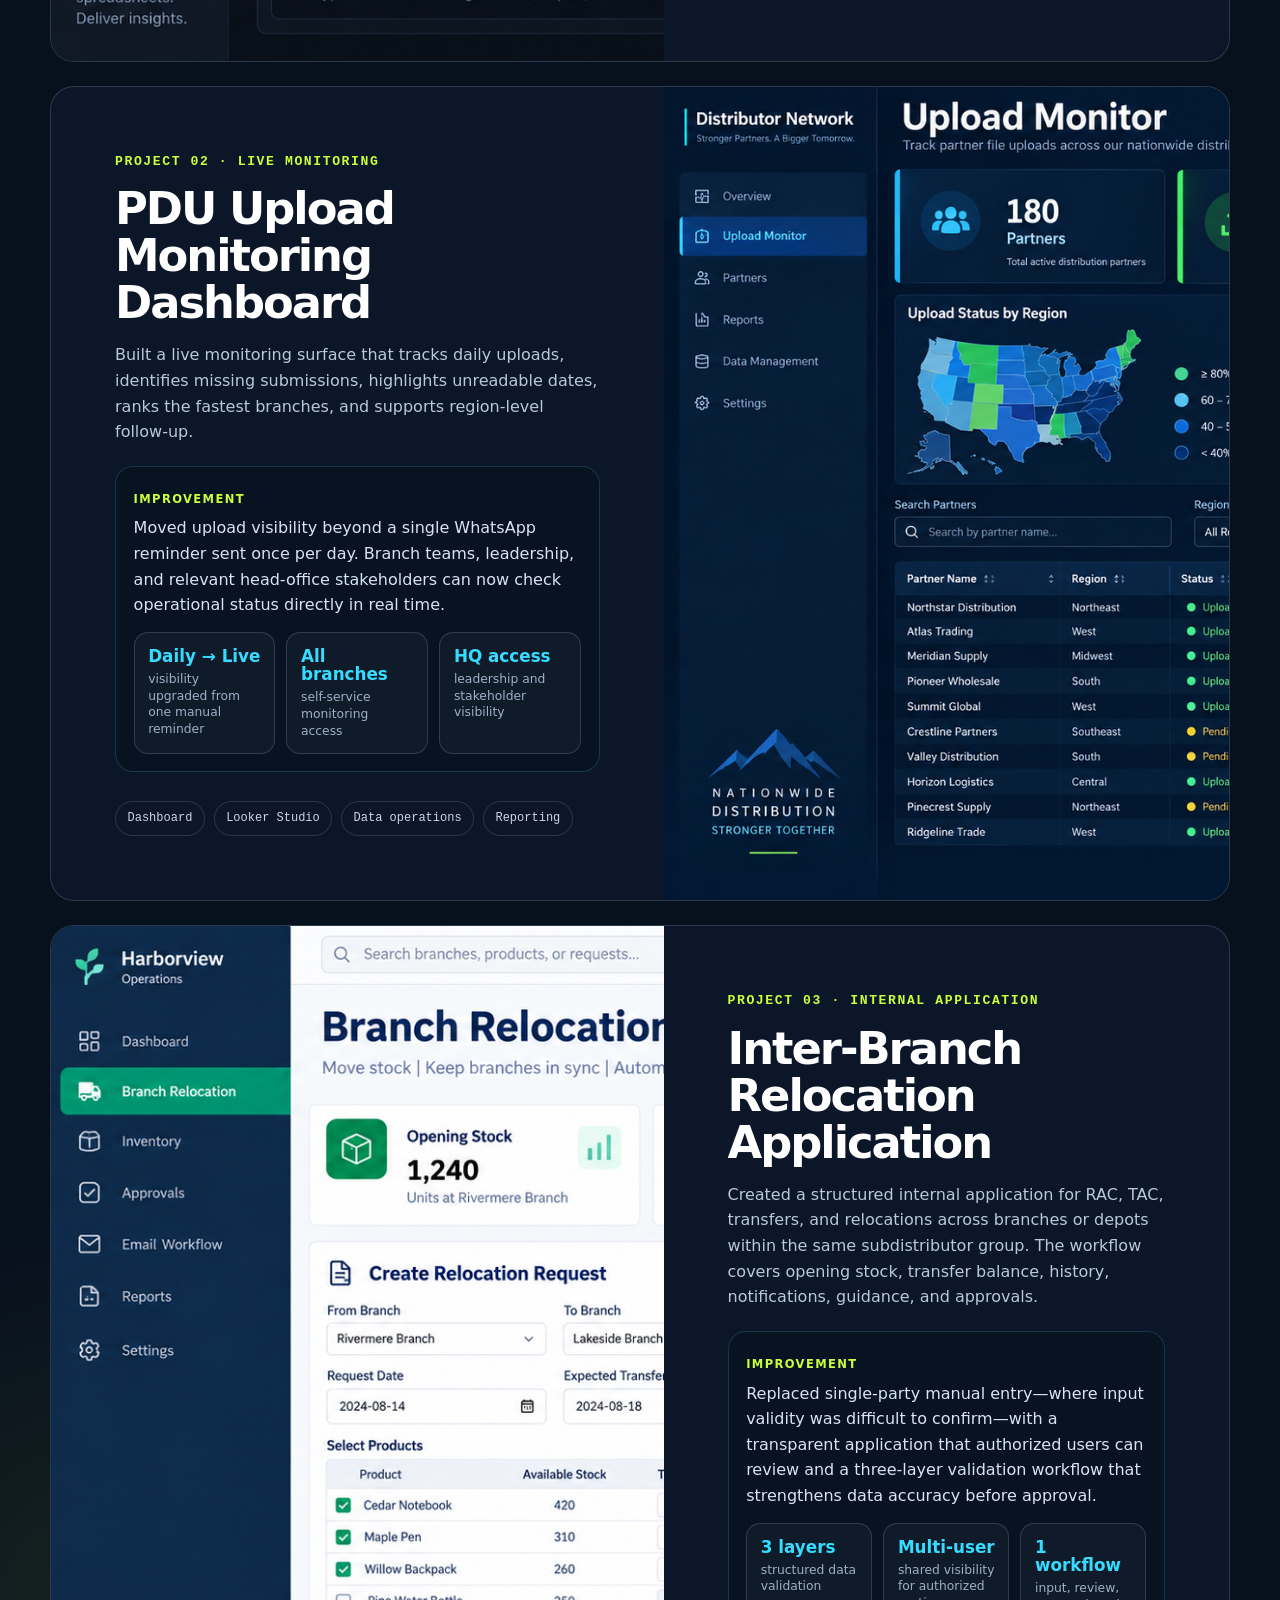
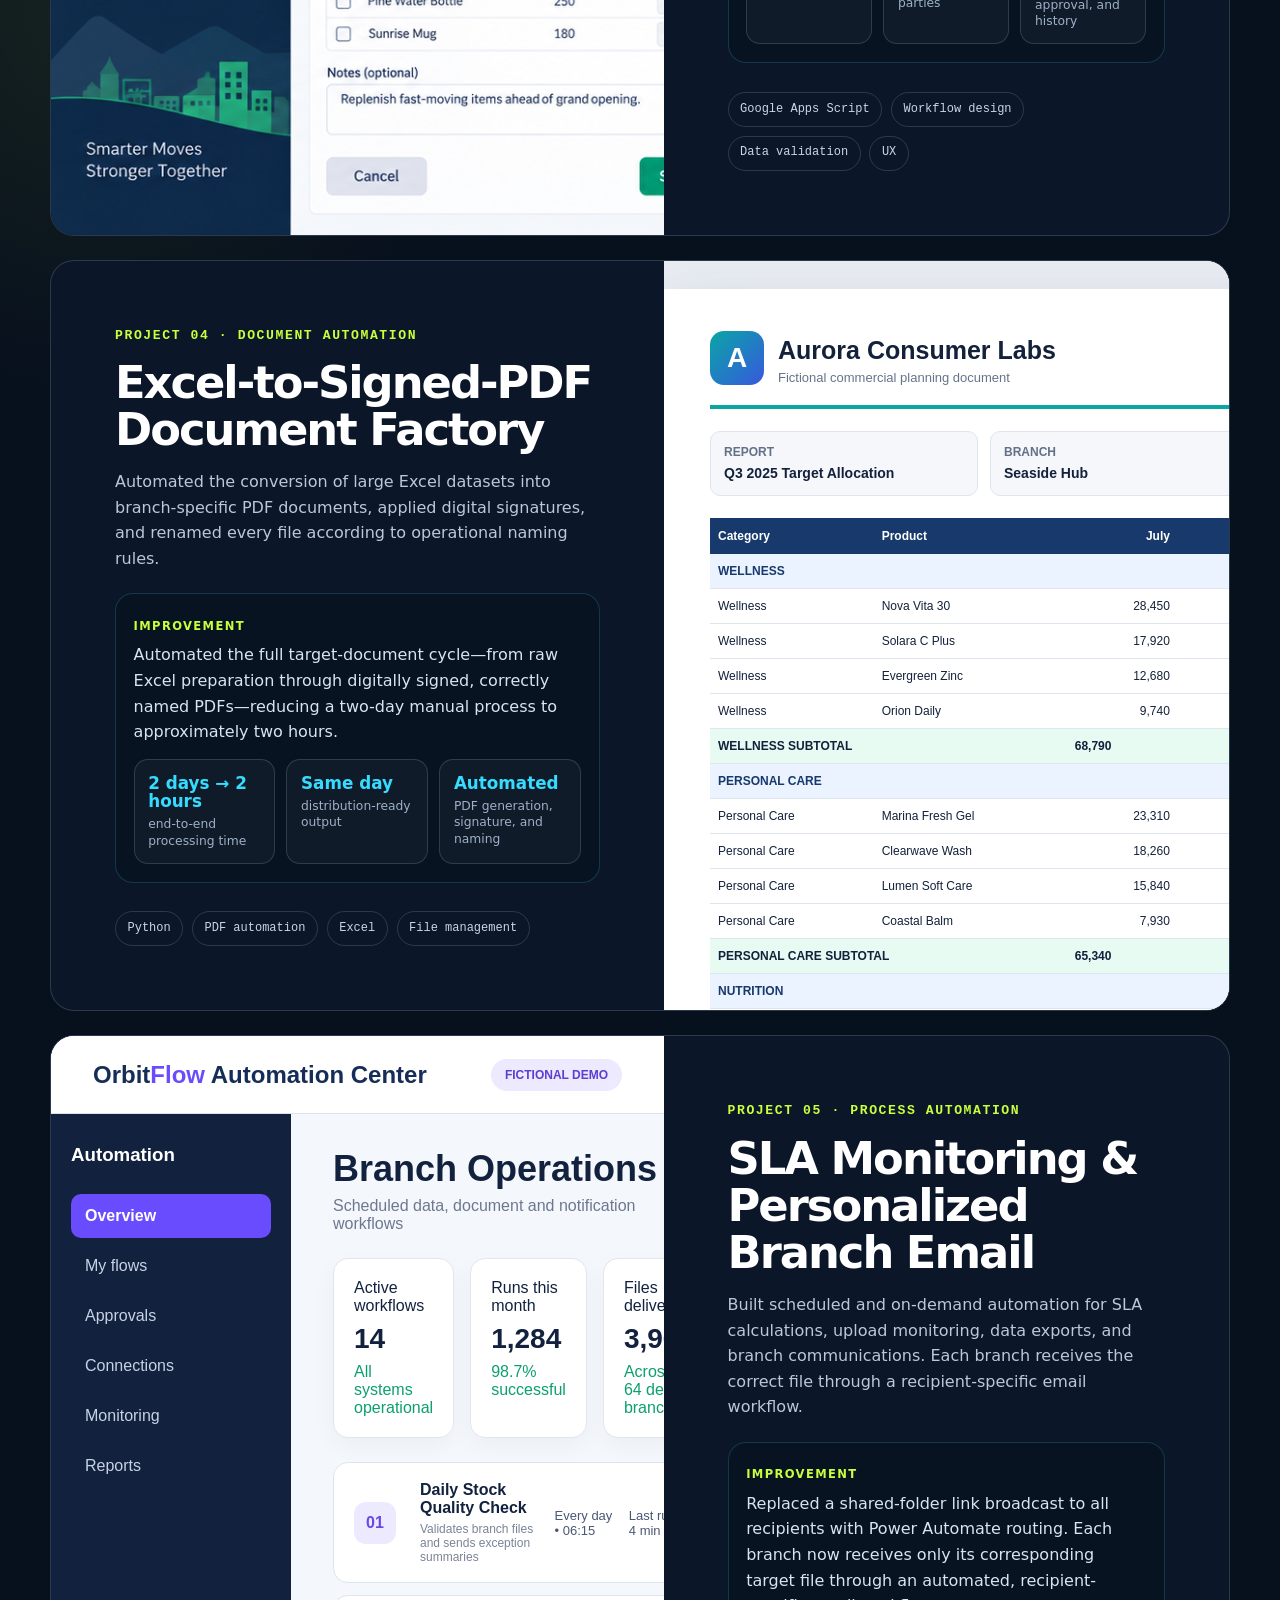
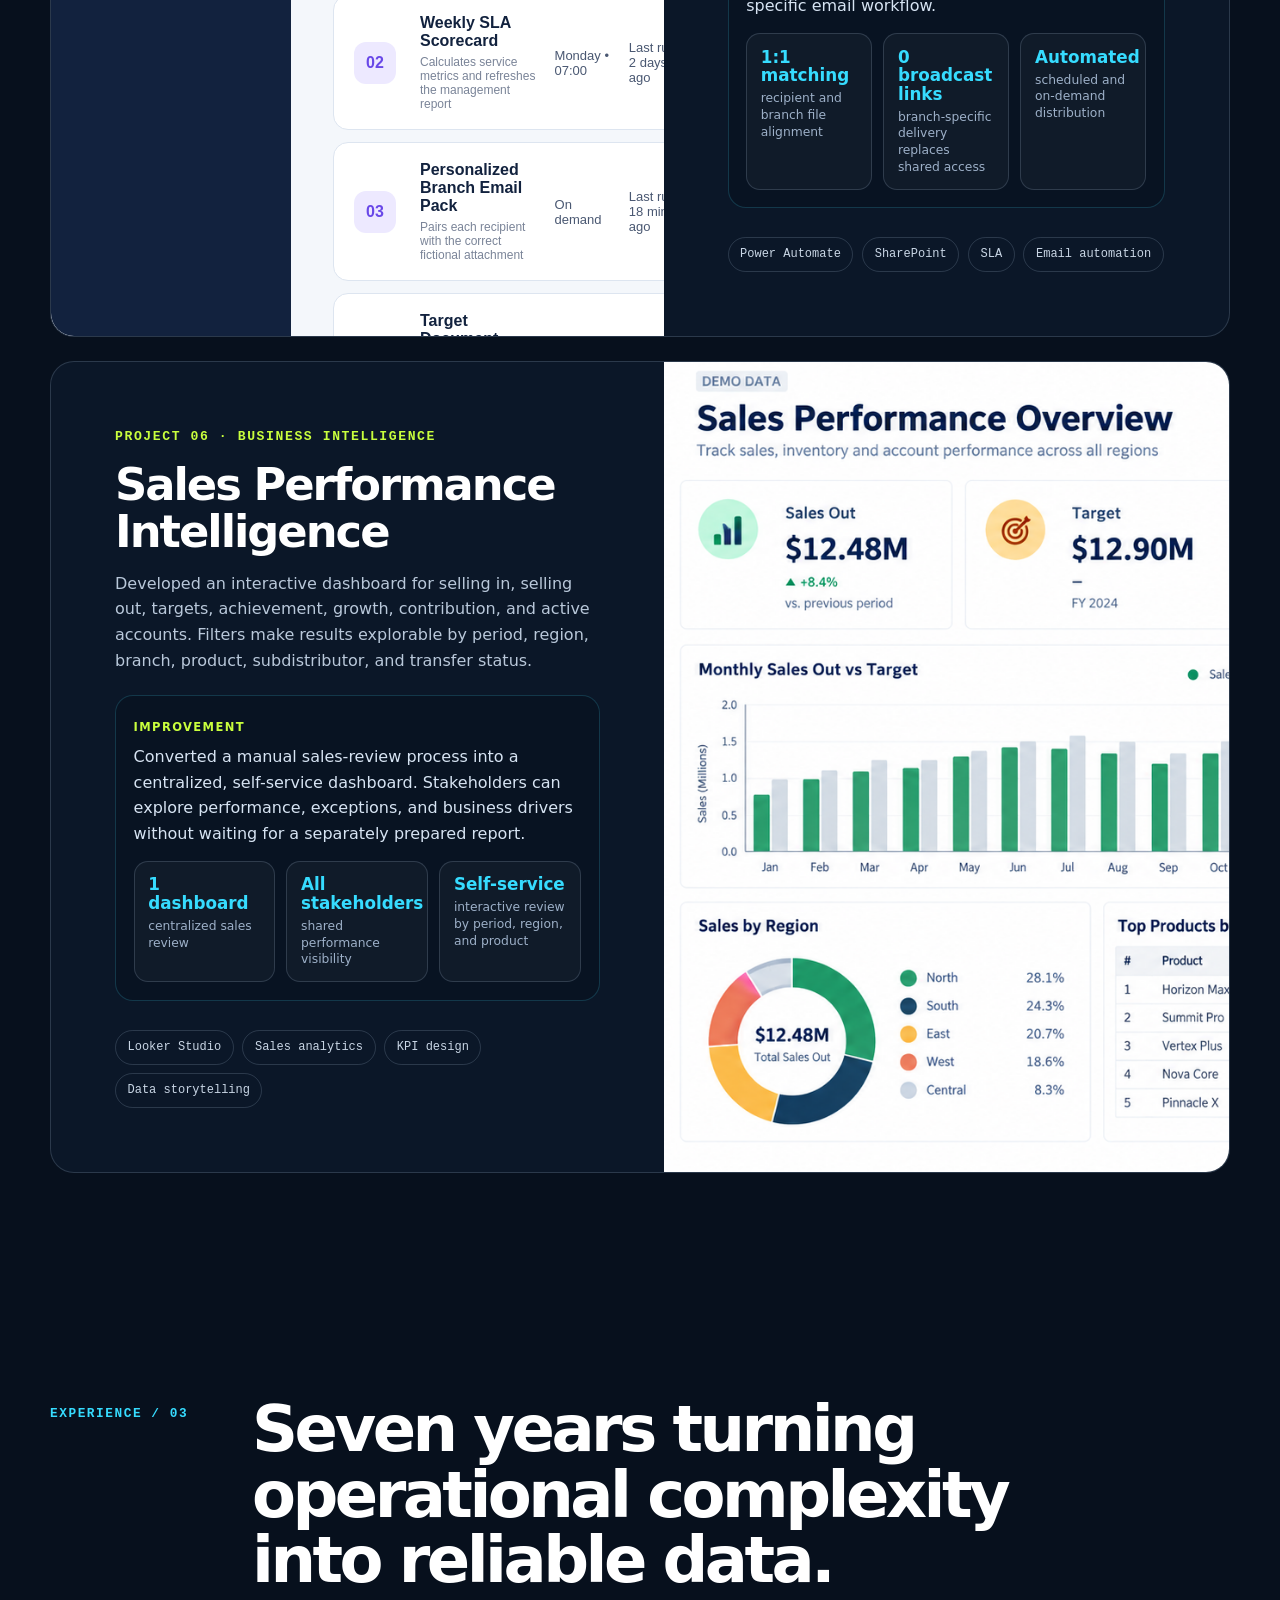
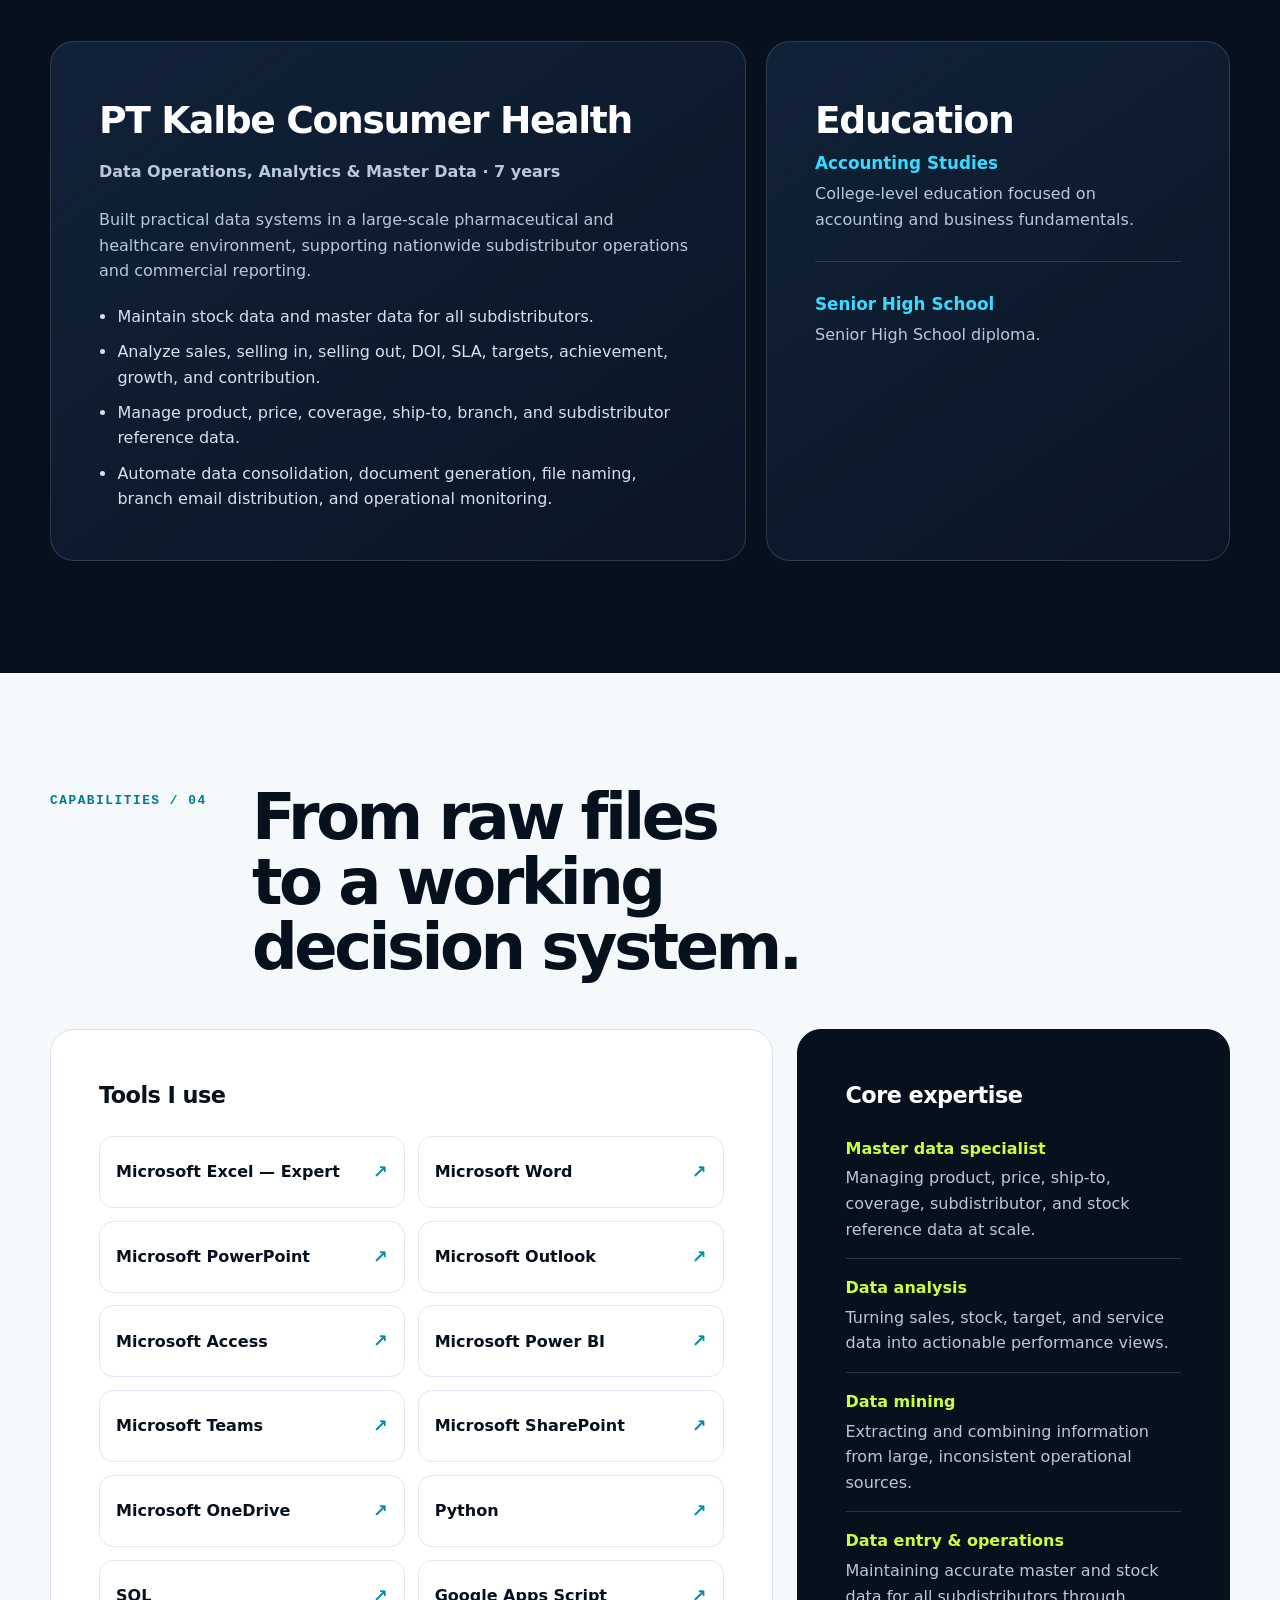
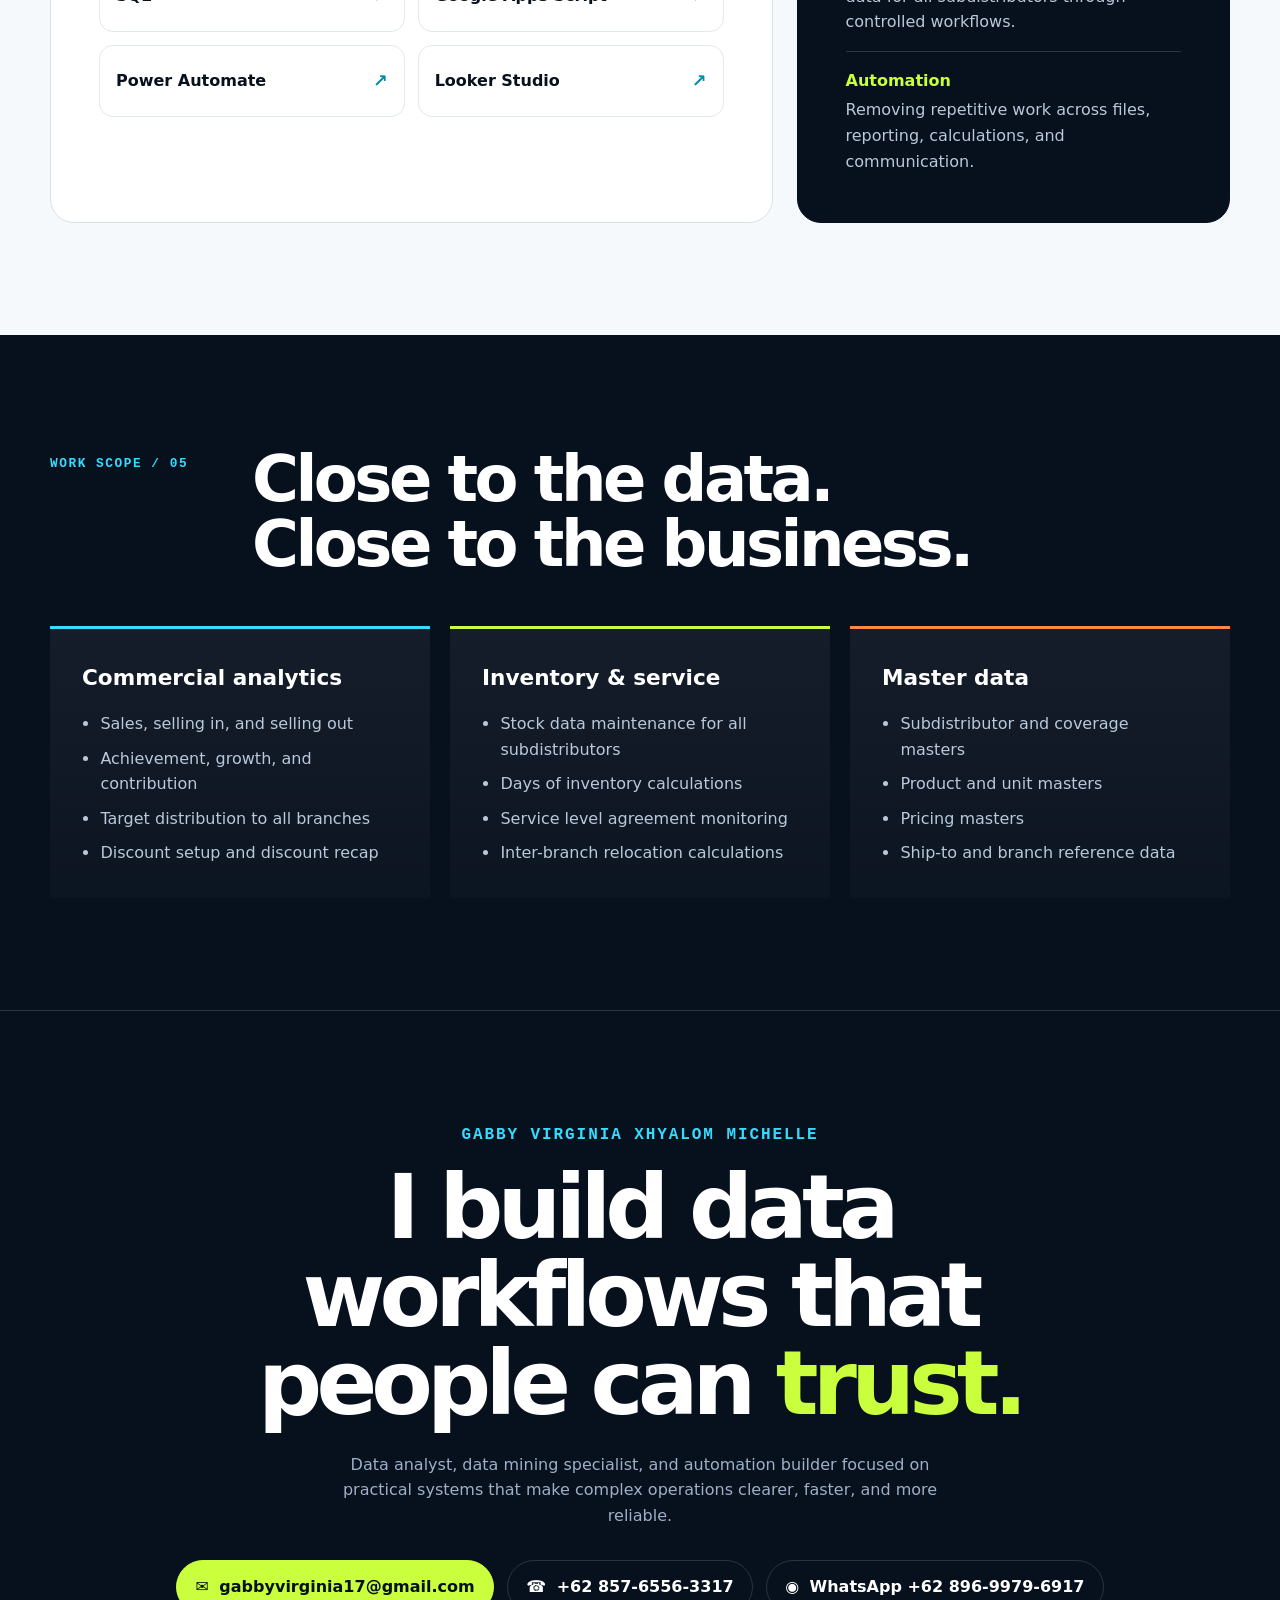
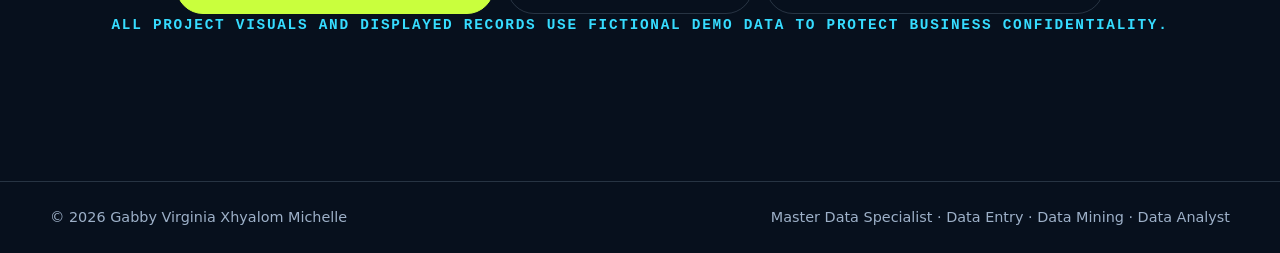
<file: Gabby_Portfolio_GitHub_Ready/index.html>
<!doctype html>
<html lang="en">
<head>
  <meta charset="utf-8">
  <meta name="viewport" content="width=device-width, initial-scale=1">
  <title>Gabby Virginia Xhyalom Michelle — Master Data Specialist</title>
  <meta name="description" content="Portfolio of Gabby Virginia Xhyalom Michelle, a master data specialist, data analyst, data entry and data mining professional with seven years of pharmaceutical industry experience.">
  <meta name="theme-color" content="#07101d">
  <link rel="icon" type="image/svg+xml" href="data:image/svg+xml,%3Csvg xmlns='http://www.w3.org/2000/svg' viewBox='0 0 64 64'%3E%3Crect width='64' height='64' rx='14' fill='%2307101d'/%3E%3Cpath d='M14 44V27h8v17h-8Zm14 0V15h8v29h-8Zm14 0V22h8v22h-8Z' fill='%2336dcff'/%3E%3Cpath d='M12 49h40' stroke='%23c9ff3d' stroke-width='4' stroke-linecap='round'/%3E%3C/svg%3E">
  <link rel="stylesheet" href="styles.css">
</head>
<body>
  <a class="skip-link" href="#main">Skip to content</a>
  <header class="topbar">
    <div class="shell nav">
      <a class="brand" href="#top" aria-label="Gabby Virginia home">
        <span class="brand-mark">GV</span>
        <span>Gabby Virginia</span>
      </a>
      <nav class="nav-links" aria-label="Primary navigation">
        <a href="#profile">Profile</a>
        <a href="#projects">Projects</a>
        <a href="#experience">Experience</a>
        <a href="#capabilities">Capabilities</a>
        <a class="nav-pill" href="#contact">Contact</a>
      </nav>
    </div>
  </header>

  <main id="main">
    <section class="hero" id="top">
      <div class="shell hero-grid">
        <div>
          <p class="eyebrow">Data systems · analysis · automation</p>
          <h1>Gabby<br><span class="outline">Virginia</span></h1>
          <p class="hero-role">Master Data Specialist · Data Analyst · Data Entry · Data Mining</p>
          <p class="hero-copy">With seven years of experience at PT Kalbe Consumer Health, I turn high-volume sales and stock data into structured master data, live dashboards, and dependable automation.</p>
          <div class="hero-actions">
            <a class="button button-primary" href="#projects">Explore selected work <span aria-hidden="true">↓</span></a>
            <a class="button button-secondary" href="#capabilities">View capabilities</a>
          </div>
        </div>

        <div class="hero-visual" aria-label="Featured live upload monitoring dashboard">
          <figure class="screen">
            <img src="assets/demo-upload-monitor.png" alt="Fully fictional upload monitoring dashboard with invented company names, dates and values">
          </figure>
          <div class="metric-card metric-a"><strong>180</strong><small>demo partners monitored</small></div>
          <div class="metric-card metric-b"><strong>Live</strong><small>operational visibility</small></div>
          <div class="metric-card metric-c"><strong>71.1%</strong><small>sample upload progress</small></div>
        </div>
      </div>
    </section>

    <section class="proof-strip" aria-label="Selected project scale">
      <div class="shell proof-grid">
        <div class="proof"><strong>7 years</strong><span>pharmaceutical industry experience</span></div>
        <div class="proof"><strong>200+</strong><span>subdistributors maintained independently</span></div>
        <div class="proof"><strong>90%</strong><span>successful multi-template processing rate</span></div>
        <div class="proof"><strong>1 day</strong><span>maximum data correction cycle</span></div>
      </div>
    </section>

    <section id="profile">
      <div class="shell">
        <header class="section-head reveal">
          <p class="section-kicker">Professional profile / 01</p>
          <h2 class="section-title">A data specialist who connects accuracy, analysis, and automation.</h2>
        </header>
        <div class="career-grid">
          <article class="career-block reveal">
            <h3>Gabby Virginia Xhyalom Michelle</h3>
            <p class="career-meta">Master Data Specialist · Data Analyst · Data Entry · Data Mining</p>
            <p>Data operations professional with seven years of experience at PT Kalbe Consumer Health. Experienced in maintaining stock and master data for all subdistributors, consolidating large multi-format datasets, analyzing commercial and inventory performance, and building practical automation for nationwide operations.</p>
            <p>Known for advanced Microsoft Excel capability, disciplined data validation, and the ability to translate repetitive operational work into clear dashboards, reliable scripts, and controlled workflows.</p>
          </article>
          <aside class="career-block reveal">
            <h3>Professional focus</h3>
            <ul class="career-list">
              <li>Master data governance and high-volume data entry.</li>
              <li>Sales, stock, DOI, SLA, target, growth, and contribution analysis.</li>
              <li>Python, SQL, Google Apps Script, and Power Automate solutions.</li>
              <li>Microsoft Office productivity and business reporting.</li>
            </ul>
          </aside>
        </div>
      </div>
    </section>

    <section id="projects">
      <div class="shell">
        <header class="section-head reveal">
          <p class="section-kicker">Selected work / 02</p>
          <h2 class="section-title">Systems built for real operational pressure.</h2>
        </header>

        <div class="project-list">
          <article class="project reveal">
            <div class="project-media"><img src="assets/demo-automation-pipeline.png" alt="Fully fictional data automation pipeline with invented files, values and brand"></div>
            <div class="project-copy">
              <span class="project-number">PROJECT 01 · DATA ENGINEERING</span>
              <h3>Nationwide Sales Consolidation Engine</h3>
              <p>Designed a Python workflow to collect, validate, and standardize sales and stock files from subdistributors across Indonesia—even when every source used a different Excel template.</p>
              <div class="project-improvement">
                <span class="improvement-label">Improvement</span>
                <p>Replaced error-prone template transfers across Bridging, Pandora, and STS with a template-agnostic Python engine. Automated QTY conversion and validation allow corrections within one day instead of the legacy process taking up to seven days.</p>
                <div class="result-grid">
                  <div class="result-stat"><strong>200+</strong><span>subdistributors maintained independently</span></div>
                  <div class="result-stat"><strong>90%</strong><span>successful processing across varied Excel formats</span></div>
                  <div class="result-stat"><strong>≤1 day</strong><span>correction cycle, previously up to 7 days</span></div>
                </div>
              </div>
              <div class="tags"><span class="tag">Python</span><span class="tag">Excel</span><span class="tag">Data mining</span><span class="tag">Data quality</span></div>
            </div>
          </article>

          <article class="project reveal">
            <div class="project-media"><img src="assets/demo-upload-monitor.png" alt="Fully fictional upload monitoring dashboard with invented partner names and operational values"></div>
            <div class="project-copy">
              <span class="project-number">PROJECT 02 · LIVE MONITORING</span>
              <h3>PDU Upload Monitoring Dashboard</h3>
              <p>Built a live monitoring surface that tracks daily uploads, identifies missing submissions, highlights unreadable dates, ranks the fastest branches, and supports region-level follow-up.</p>
              <div class="project-improvement">
                <span class="improvement-label">Improvement</span>
                <p>Moved upload visibility beyond a single WhatsApp reminder sent once per day. Branch teams, leadership, and relevant head-office stakeholders can now check operational status directly in real time.</p>
                <div class="result-grid">
                  <div class="result-stat"><strong>Daily → Live</strong><span>visibility upgraded from one manual reminder</span></div>
                  <div class="result-stat"><strong>All branches</strong><span>self-service monitoring access</span></div>
                  <div class="result-stat"><strong>HQ access</strong><span>leadership and stakeholder visibility</span></div>
                </div>
              </div>
              <div class="tags"><span class="tag">Dashboard</span><span class="tag">Looker Studio</span><span class="tag">Data operations</span><span class="tag">Reporting</span></div>
            </div>
          </article>

          <article class="project reveal">
            <div class="project-media"><img src="assets/demo-relocation-workflow.png" alt="Fully fictional branch relocation application with invented branches, products and values"></div>
            <div class="project-copy">
              <span class="project-number">PROJECT 03 · INTERNAL APPLICATION</span>
              <h3>Inter-Branch Relocation Application</h3>
              <p>Created a structured internal application for RAC, TAC, transfers, and relocations across branches or depots within the same subdistributor group. The workflow covers opening stock, transfer balance, history, notifications, guidance, and approvals.</p>
              <div class="project-improvement">
                <span class="improvement-label">Improvement</span>
                <p>Replaced single-party manual entry—where input validity was difficult to confirm—with a transparent application that authorized users can review and a three-layer validation workflow that strengthens data accuracy before approval.</p>
                <div class="result-grid">
                  <div class="result-stat"><strong>3 layers</strong><span>structured data validation</span></div>
                  <div class="result-stat"><strong>Multi-user</strong><span>shared visibility for authorized parties</span></div>
                  <div class="result-stat"><strong>1 workflow</strong><span>input, review, approval, and history</span></div>
                </div>
              </div>
              <div class="tags"><span class="tag">Google Apps Script</span><span class="tag">Workflow design</span><span class="tag">Data validation</span><span class="tag">UX</span></div>
            </div>
          </article>

          <article class="project reveal">
            <div class="project-media iframe-demo"><iframe src="assets/target-document-fictional.html" title="Fictional target allocation document preview" loading="lazy" tabindex="-1"></iframe></div>
            <div class="project-copy">
              <span class="project-number">PROJECT 04 · DOCUMENT AUTOMATION</span>
              <h3>Excel-to-Signed-PDF Document Factory</h3>
              <p>Automated the conversion of large Excel datasets into branch-specific PDF documents, applied digital signatures, and renamed every file according to operational naming rules.</p>
              <div class="project-improvement">
                <span class="improvement-label">Improvement</span>
                <p>Automated the full target-document cycle—from raw Excel preparation through digitally signed, correctly named PDFs—reducing a two-day manual process to approximately two hours.</p>
                <div class="result-grid">
                  <div class="result-stat"><strong>2 days → 2 hours</strong><span>end-to-end processing time</span></div>
                  <div class="result-stat"><strong>Same day</strong><span>distribution-ready output</span></div>
                  <div class="result-stat"><strong>Automated</strong><span>PDF generation, signature, and naming</span></div>
                </div>
              </div>
              <div class="tags"><span class="tag">Python</span><span class="tag">PDF automation</span><span class="tag">Excel</span><span class="tag">File management</span></div>
            </div>
          </article>

          <article class="project reveal">
            <div class="project-media iframe-demo"><iframe src="assets/automation-center-fictional.html" title="Fictional automation workflow center preview" loading="lazy" tabindex="-1"></iframe></div>
            <div class="project-copy">
              <span class="project-number">PROJECT 05 · PROCESS AUTOMATION</span>
              <h3>SLA Monitoring &amp; Personalized Branch Email</h3>
              <p>Built scheduled and on-demand automation for SLA calculations, upload monitoring, data exports, and branch communications. Each branch receives the correct file through a recipient-specific email workflow.</p>
              <div class="project-improvement">
                <span class="improvement-label">Improvement</span>
                <p>Replaced a shared-folder link broadcast to all recipients with Power Automate routing. Each branch now receives only its corresponding target file through an automated, recipient-specific email workflow.</p>
                <div class="result-grid">
                  <div class="result-stat"><strong>1:1 matching</strong><span>recipient and branch file alignment</span></div>
                  <div class="result-stat"><strong>0 broadcast links</strong><span>branch-specific delivery replaces shared access</span></div>
                  <div class="result-stat"><strong>Automated</strong><span>scheduled and on-demand distribution</span></div>
                </div>
              </div>
              <div class="tags"><span class="tag">Power Automate</span><span class="tag">SharePoint</span><span class="tag">SLA</span><span class="tag">Email automation</span></div>
            </div>
          </article>

          <article class="project reveal">
            <div class="project-media"><img src="assets/demo-sales-dashboard.png" alt="Fully fictional sales performance dashboard with invented products, regions, charts and values"></div>
            <div class="project-copy">
              <span class="project-number">PROJECT 06 · BUSINESS INTELLIGENCE</span>
              <h3>Sales Performance Intelligence</h3>
              <p>Developed an interactive dashboard for selling in, selling out, targets, achievement, growth, contribution, and active accounts. Filters make results explorable by period, region, branch, product, subdistributor, and transfer status.</p>
              <div class="project-improvement">
                <span class="improvement-label">Improvement</span>
                <p>Converted a manual sales-review process into a centralized, self-service dashboard. Stakeholders can explore performance, exceptions, and business drivers without waiting for a separately prepared report.</p>
                <div class="result-grid">
                  <div class="result-stat"><strong>1 dashboard</strong><span>centralized sales review</span></div>
                  <div class="result-stat"><strong>All stakeholders</strong><span>shared performance visibility</span></div>
                  <div class="result-stat"><strong>Self-service</strong><span>interactive review by period, region, and product</span></div>
                </div>
              </div>
              <div class="tags"><span class="tag">Looker Studio</span><span class="tag">Sales analytics</span><span class="tag">KPI design</span><span class="tag">Data storytelling</span></div>
            </div>
          </article>
        </div>
      </div>
    </section>

    <section id="experience">
      <div class="shell">
        <header class="section-head reveal">
          <p class="section-kicker">Experience / 03</p>
          <h2 class="section-title">Seven years turning operational complexity into reliable data.</h2>
        </header>
        <div class="career-grid">
          <article class="career-block reveal">
            <h3>PT Kalbe Consumer Health</h3>
            <p class="career-meta">Data Operations, Analytics &amp; Master Data · 7 years</p>
            <p>Built practical data systems in a large-scale pharmaceutical and healthcare environment, supporting nationwide subdistributor operations and commercial reporting.</p>
            <ul class="career-list">
              <li>Maintain stock data and master data for all subdistributors.</li>
              <li>Analyze sales, selling in, selling out, DOI, SLA, targets, achievement, growth, and contribution.</li>
              <li>Manage product, price, coverage, ship-to, branch, and subdistributor reference data.</li>
              <li>Automate data consolidation, document generation, file naming, branch email distribution, and operational monitoring.</li>
            </ul>
          </article>
          <aside class="career-block reveal" aria-label="Education">
            <h3>Education</h3>
            <div class="education-item">
              <strong>Accounting Studies</strong>
              <span>College-level education focused on accounting and business fundamentals.</span>
            </div>
            <div class="education-item">
              <strong>Senior High School</strong>
              <span>Senior High School diploma.</span>
            </div>
          </aside>
        </div>
      </div>
    </section>

    <section class="capabilities" id="capabilities">
      <div class="shell">
        <header class="section-head reveal">
          <p class="section-kicker">Capabilities / 04</p>
          <h2 class="section-title">From raw files to a working decision system.</h2>
        </header>
        <div class="cap-grid">
          <div class="cap-panel reveal">
            <h3>Tools I use</h3>
            <div class="skill-list">
              <div class="skill">Microsoft Excel — Expert</div>
              <div class="skill">Microsoft Word</div>
              <div class="skill">Microsoft PowerPoint</div>
              <div class="skill">Microsoft Outlook</div>
              <div class="skill">Microsoft Access</div>
              <div class="skill">Microsoft Power BI</div>
              <div class="skill">Microsoft Teams</div>
              <div class="skill">Microsoft SharePoint</div>
              <div class="skill">Microsoft OneDrive</div>
              <div class="skill">Python</div>
              <div class="skill">SQL</div>
              <div class="skill">Google Apps Script</div>
              <div class="skill">Power Automate</div>
              <div class="skill">Looker Studio</div>
            </div>
          </div>
          <div class="cap-panel dark reveal">
            <h3>Core expertise</h3>
            <div class="expertise-list">
              <div class="expertise-item"><strong>Master data specialist</strong><span>Managing product, price, ship-to, coverage, subdistributor, and stock reference data at scale.</span></div>
              <div class="expertise-item"><strong>Data analysis</strong><span>Turning sales, stock, target, and service data into actionable performance views.</span></div>
              <div class="expertise-item"><strong>Data mining</strong><span>Extracting and combining information from large, inconsistent operational sources.</span></div>
              <div class="expertise-item"><strong>Data entry &amp; operations</strong><span>Maintaining accurate master and stock data for all subdistributors through controlled workflows.</span></div>
              <div class="expertise-item"><strong>Automation</strong><span>Removing repetitive work across files, reporting, calculations, and communication.</span></div>
            </div>
          </div>
        </div>
      </div>
    </section>

    <section id="scope">
      <div class="shell">
        <header class="section-head reveal">
          <p class="section-kicker">Work scope / 05</p>
          <h2 class="section-title">Close to the data. Close to the business.</h2>
        </header>
        <div class="scope-grid">
          <article class="scope-card reveal">
            <h3>Commercial analytics</h3>
            <ul><li>Sales, selling in, and selling out</li><li>Achievement, growth, and contribution</li><li>Target distribution to all branches</li><li>Discount setup and discount recap</li></ul>
          </article>
          <article class="scope-card reveal">
            <h3>Inventory &amp; service</h3>
            <ul><li>Stock data maintenance for all subdistributors</li><li>Days of inventory calculations</li><li>Service level agreement monitoring</li><li>Inter-branch relocation calculations</li></ul>
          </article>
          <article class="scope-card reveal">
            <h3>Master data</h3>
            <ul><li>Subdistributor and coverage masters</li><li>Product and unit masters</li><li>Pricing masters</li><li>Ship-to and branch reference data</li></ul>
          </article>
        </div>
      </div>
    </section>

    <section class="closing" id="contact">
      <div class="shell reveal">
        <p>Gabby Virginia Xhyalom Michelle</p>
        <h2>I build data workflows that people can <span>trust.</span></h2>
        <p class="closing-note">Data analyst, data mining specialist, and automation builder focused on practical systems that make complex operations clearer, faster, and more reliable.</p>
        <div class="contact-links" aria-label="Contact Gabby Virginia">
          <a class="contact-link" href="mailto:gabbyvirginia17@gmail.com"><span aria-hidden="true">✉</span> gabbyvirginia17@gmail.com</a>
          <a class="contact-link" href="tel:+6285765563317"><span aria-hidden="true">☎</span> +62 857-6556-3317</a>
          <a class="contact-link" href="https://wa.me/6289699796917" target="_blank" rel="noopener"><span aria-hidden="true">◉</span> WhatsApp +62 896-9979-6917</a>
        </div>
        <p class="demo-note">All project visuals and displayed records use fictional demo data to protect business confidentiality.</p>
      </div>
    </section>
  </main>

  <footer>
    <div class="shell footer-inner">
      <span>© <span id="year"></span> Gabby Virginia Xhyalom Michelle</span>
      <span>Master Data Specialist · Data Entry · Data Mining · Data Analyst</span>
    </div>
  </footer>
  <script src="script.js"></script>
</body>
</html>
</file>
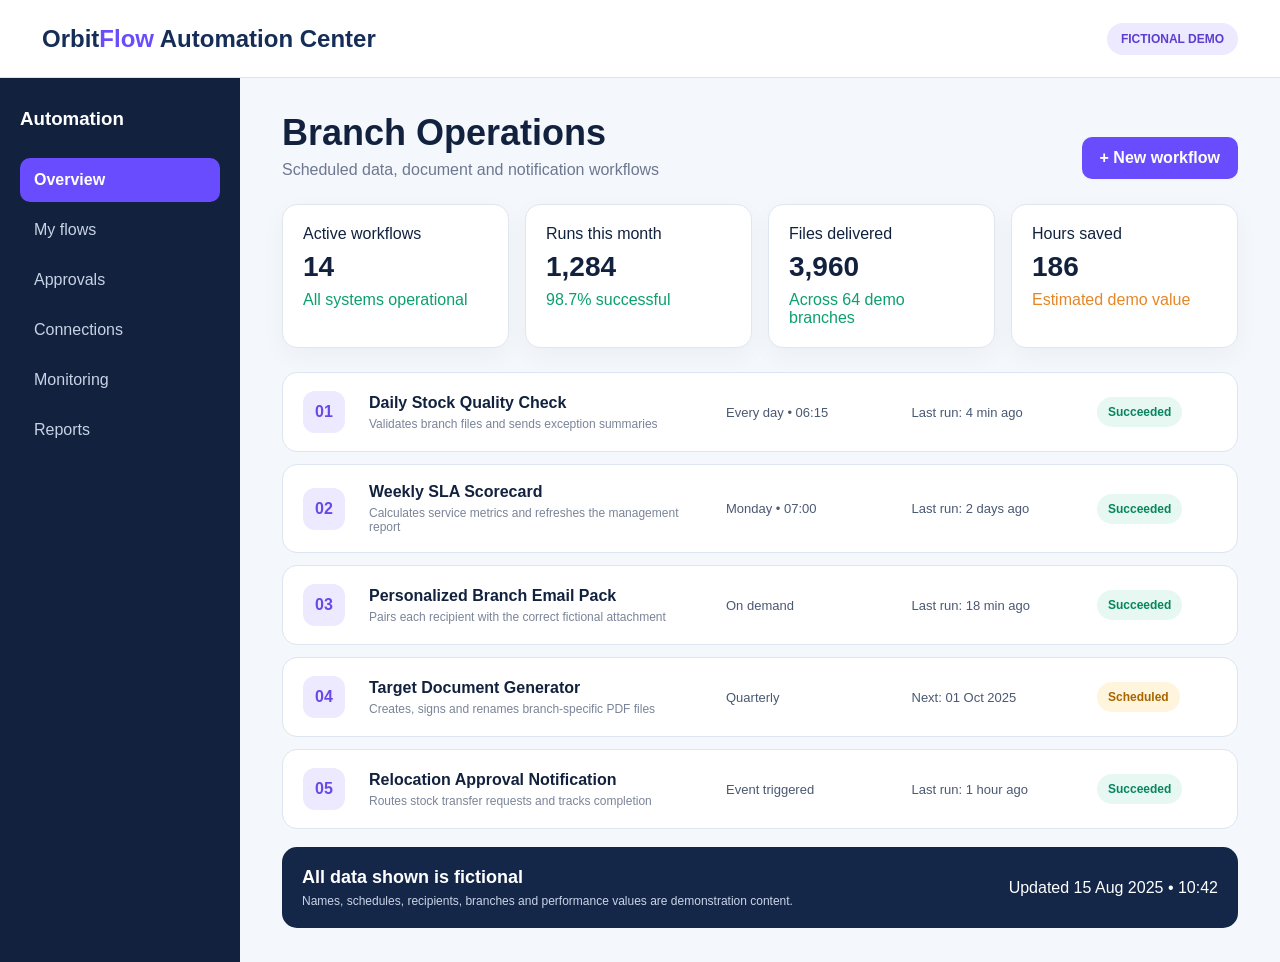
<file: automation-center-fictional.html>
<!doctype html>
<html lang="en">
<head>
<meta charset="utf-8"><meta name="viewport" content="width=device-width,initial-scale=1"><title>Fictional Automation Center</title>
<style>
*{box-sizing:border-box}body{margin:0;font-family:Arial,sans-serif;background:#f4f7fb;color:#12223e}.top{height:78px;background:#fff;border-bottom:1px solid #dce3ed;display:flex;align-items:center;justify-content:space-between;padding:0 42px}.brand{font-size:24px;font-weight:900;color:#152d57}.brand span{color:#6a4cff}.demo{background:#ede9ff;color:#5c3ed0;padding:9px 14px;border-radius:999px;font-weight:800;font-size:12px}.layout{display:grid;grid-template-columns:240px 1fr;min-height:822px}.side{background:#12223e;color:#c8d2e5;padding:30px 20px}.side h3{color:#fff;margin:0 0 28px}.nav{padding:13px 14px;border-radius:10px;margin:6px 0}.nav.active{background:#6a4cff;color:#fff;font-weight:700}.main{padding:34px 42px}.head{display:flex;justify-content:space-between;align-items:end;margin-bottom:25px}h1{font-size:36px;margin:0 0 7px}.muted{color:#6d7890}.btn{background:#6a4cff;color:#fff;padding:12px 18px;border-radius:10px;font-weight:800}.stats{display:grid;grid-template-columns:repeat(4,1fr);gap:16px;margin-bottom:24px}.card{background:#fff;border:1px solid #e0e6ef;border-radius:15px;padding:20px;box-shadow:0 8px 24px #172a4d0a}.card b{font-size:28px;display:block;margin:8px 0}.green{color:#0c9f70}.orange{color:#e68624}.flow{background:#fff;border:1px solid #dde5f0;border-radius:15px;margin-bottom:12px;padding:18px 20px;display:grid;grid-template-columns:52px 2fr 1fr 1fr 120px;align-items:center;gap:14px}.ico{width:42px;height:42px;border-radius:12px;background:#ede9ff;color:#6948e8;display:grid;place-items:center;font-weight:900}.flow h3{margin:0 0 5px;font-size:16px}.small{font-size:12px;color:#7a8498}.status{justify-self:start;padding:8px 11px;border-radius:999px;font-size:12px;font-weight:800;background:#e6f8f1;color:#07855f}.status.scheduled{background:#fff4dc;color:#a76500}.right{color:#4a5872;font-size:13px}.footer{margin-top:18px;background:#142749;color:#fff;border-radius:15px;padding:20px;display:flex;justify-content:space-between;align-items:center}.footer strong{font-size:18px}
</style></head>
<body><header class="top"><div class="brand">Orbit<span>Flow</span> Automation Center</div><div class="demo">FICTIONAL DEMO</div></header>
<div class="layout"><aside class="side"><h3>Automation</h3><div class="nav active">Overview</div><div class="nav">My flows</div><div class="nav">Approvals</div><div class="nav">Connections</div><div class="nav">Monitoring</div><div class="nav">Reports</div></aside>
<main class="main"><div class="head"><div><h1>Branch Operations</h1><div class="muted">Scheduled data, document and notification workflows</div></div><div class="btn">+ New workflow</div></div>
<section class="stats"><div class="card">Active workflows<b>14</b><span class="green">All systems operational</span></div><div class="card">Runs this month<b>1,284</b><span class="green">98.7% successful</span></div><div class="card">Files delivered<b>3,960</b><span class="green">Across 64 demo branches</span></div><div class="card">Hours saved<b>186</b><span class="orange">Estimated demo value</span></div></section>
<div class="flow"><div class="ico">01</div><div><h3>Daily Stock Quality Check</h3><div class="small">Validates branch files and sends exception summaries</div></div><div class="right">Every day • 06:15</div><div class="right">Last run: 4 min ago</div><div class="status">Succeeded</div></div>
<div class="flow"><div class="ico">02</div><div><h3>Weekly SLA Scorecard</h3><div class="small">Calculates service metrics and refreshes the management report</div></div><div class="right">Monday • 07:00</div><div class="right">Last run: 2 days ago</div><div class="status">Succeeded</div></div>
<div class="flow"><div class="ico">03</div><div><h3>Personalized Branch Email Pack</h3><div class="small">Pairs each recipient with the correct fictional attachment</div></div><div class="right">On demand</div><div class="right">Last run: 18 min ago</div><div class="status">Succeeded</div></div>
<div class="flow"><div class="ico">04</div><div><h3>Target Document Generator</h3><div class="small">Creates, signs and renames branch-specific PDF files</div></div><div class="right">Quarterly</div><div class="right">Next: 01 Oct 2025</div><div class="status scheduled">Scheduled</div></div>
<div class="flow"><div class="ico">05</div><div><h3>Relocation Approval Notification</h3><div class="small">Routes stock transfer requests and tracks completion</div></div><div class="right">Event triggered</div><div class="right">Last run: 1 hour ago</div><div class="status">Succeeded</div></div>
<div class="footer"><div><strong>All data shown is fictional</strong><div class="small" style="color:#c9d4e7;margin-top:6px">Names, schedules, recipients, branches and performance values are demonstration content.</div></div><div>Updated 15 Aug 2025 • 10:42</div></div></main></div></body></html>
</file>
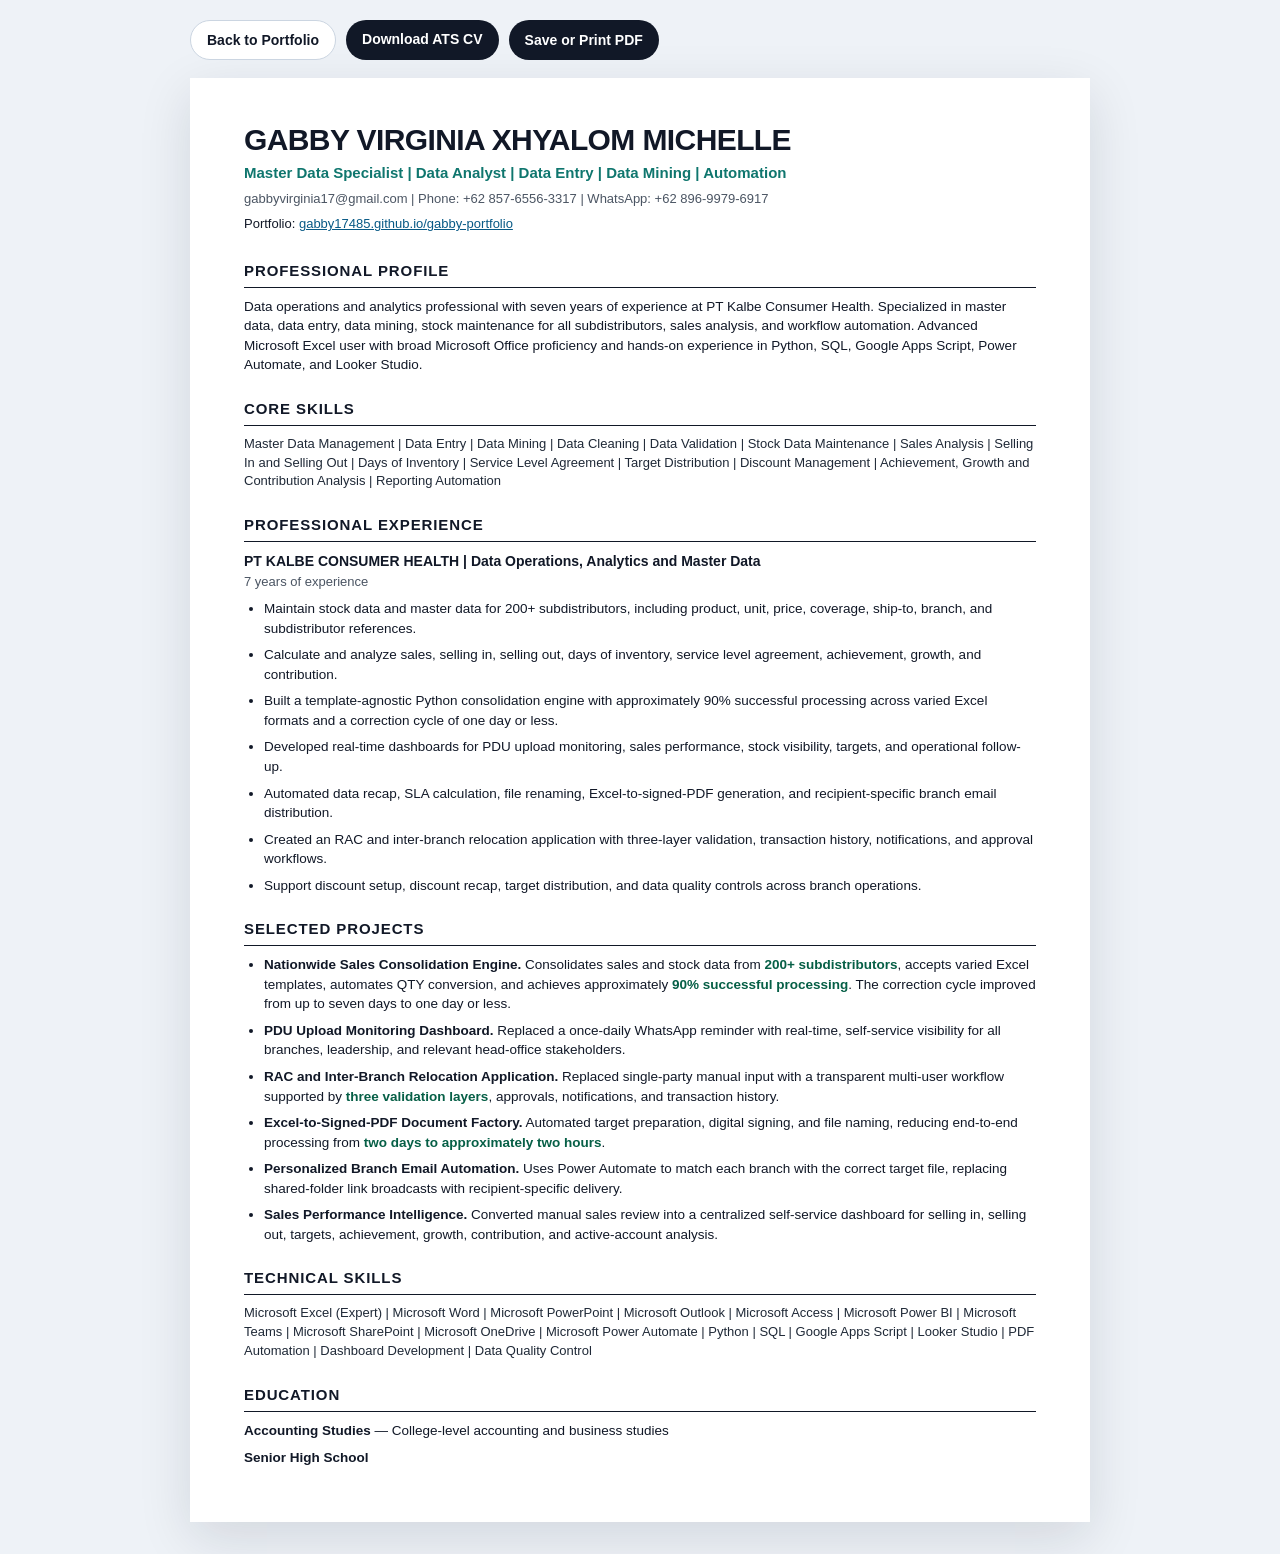
<file: cv.html>
<!doctype html>
<html lang="en">
<head>
  <meta charset="utf-8">
  <meta name="viewport" content="width=device-width,initial-scale=1">
  <meta name="description" content="ATS-friendly CV of Gabby Virginia Xhyalom Michelle, Master Data Specialist and Data Analyst.">
  <title>Gabby Virginia Xhyalom Michelle — ATS CV</title>
  <style>
    :root { --ink:#111827; --muted:#4b5563; --line:#d1d5db; --accent:#0f766e; --paper:#ffffff; }
    * { box-sizing:border-box; }
    body { margin:0; background:#eef2f7; color:var(--ink); font-family:Arial,Helvetica,sans-serif; line-height:1.45; }
    .actions { width:min(900px,calc(100% - 28px)); margin:20px auto 0; display:flex; flex-wrap:wrap; gap:10px; }
    .actions a, .actions button { border:0; border-radius:999px; padding:11px 16px; background:#111827; color:#fff; text-decoration:none; font:700 14px Arial,Helvetica,sans-serif; cursor:pointer; }
    .actions .secondary { background:#fff; color:#111827; border:1px solid #cbd5e1; }
    .page { width:min(900px,calc(100% - 28px)); margin:18px auto 32px; background:var(--paper); padding:46px 54px; box-shadow:0 16px 50px rgba(15,23,42,.12); }
    h1 { margin:0 0 6px; font-size:30px; line-height:1.05; letter-spacing:-.02em; }
    .role { margin-bottom:7px; color:var(--accent); font-size:15px; font-weight:700; }
    .contact { margin-bottom:6px; color:var(--muted); font-size:13px; }
    .portfolio-link { margin-bottom:26px; font-size:13px; }
    a { color:#075985; }
    h2 { margin:23px 0 9px; padding-bottom:5px; border-bottom:1.5px solid var(--ink); font-size:15px; letter-spacing:.06em; }
    p { margin:0 0 8px; font-size:13.5px; }
    ul { margin:7px 0 0; padding-left:20px; }
    li { margin:0 0 7px; font-size:13.5px; }
    .skills { color:#1f2937; font-size:13px; }
    .exp-head { font-size:14px; font-weight:800; }
    .exp-meta { margin-top:2px; color:var(--muted); font-size:13px; }
    .project-title { font-weight:800; }
    .metric { color:#065f46; font-weight:700; }
    @media (max-width:640px) { .page { padding:30px 24px; } h1 { font-size:25px; } }
    @media print {
      body { background:#fff; }
      .actions { display:none; }
      .page { width:100%; margin:0; padding:24px 30px; box-shadow:none; }
      a { color:#000; text-decoration:underline; }
    }
  </style>
</head>
<body>
  <div class="actions">
    <a class="secondary" href="index.html">Back to Portfolio</a>
    <a href="Gabby_Virginia_ATS_CV.docx" download>Download ATS CV</a>
    <button type="button" onclick="window.print()">Save or Print PDF</button>
  </div>

  <main class="page">
    <h1>GABBY VIRGINIA XHYALOM MICHELLE</h1>
    <div class="role">Master Data Specialist | Data Analyst | Data Entry | Data Mining | Automation</div>
    <div class="contact">gabbyvirginia17@gmail.com | Phone: +62 857-6556-3317 | WhatsApp: +62 896-9979-6917</div>
    <div class="portfolio-link">Portfolio: <a href="https://gabby17485.github.io/gabby-portfolio/">gabby17485.github.io/gabby-portfolio</a></div>

    <h2>PROFESSIONAL PROFILE</h2>
    <p>Data operations and analytics professional with seven years of experience at PT Kalbe Consumer Health. Specialized in master data, data entry, data mining, stock maintenance for all subdistributors, sales analysis, and workflow automation. Advanced Microsoft Excel user with broad Microsoft Office proficiency and hands-on experience in Python, SQL, Google Apps Script, Power Automate, and Looker Studio.</p>

    <h2>CORE SKILLS</h2>
    <p class="skills">Master Data Management | Data Entry | Data Mining | Data Cleaning | Data Validation | Stock Data Maintenance | Sales Analysis | Selling In and Selling Out | Days of Inventory | Service Level Agreement | Target Distribution | Discount Management | Achievement, Growth and Contribution Analysis | Reporting Automation</p>

    <h2>PROFESSIONAL EXPERIENCE</h2>
    <div class="exp-head">PT KALBE CONSUMER HEALTH | Data Operations, Analytics and Master Data</div>
    <div class="exp-meta">7 years of experience</div>
    <ul>
      <li>Maintain stock data and master data for 200+ subdistributors, including product, unit, price, coverage, ship-to, branch, and subdistributor references.</li>
      <li>Calculate and analyze sales, selling in, selling out, days of inventory, service level agreement, achievement, growth, and contribution.</li>
      <li>Built a template-agnostic Python consolidation engine with approximately 90% successful processing across varied Excel formats and a correction cycle of one day or less.</li>
      <li>Developed real-time dashboards for PDU upload monitoring, sales performance, stock visibility, targets, and operational follow-up.</li>
      <li>Automated data recap, SLA calculation, file renaming, Excel-to-signed-PDF generation, and recipient-specific branch email distribution.</li>
      <li>Created an RAC and inter-branch relocation application with three-layer validation, transaction history, notifications, and approval workflows.</li>
      <li>Support discount setup, discount recap, target distribution, and data quality controls across branch operations.</li>
    </ul>

    <h2>SELECTED PROJECTS</h2>
    <ul>
      <li><span class="project-title">Nationwide Sales Consolidation Engine.</span> Consolidates sales and stock data from <span class="metric">200+ subdistributors</span>, accepts varied Excel templates, automates QTY conversion, and achieves approximately <span class="metric">90% successful processing</span>. The correction cycle improved from up to seven days to one day or less.</li>
      <li><span class="project-title">PDU Upload Monitoring Dashboard.</span> Replaced a once-daily WhatsApp reminder with real-time, self-service visibility for all branches, leadership, and relevant head-office stakeholders.</li>
      <li><span class="project-title">RAC and Inter-Branch Relocation Application.</span> Replaced single-party manual input with a transparent multi-user workflow supported by <span class="metric">three validation layers</span>, approvals, notifications, and transaction history.</li>
      <li><span class="project-title">Excel-to-Signed-PDF Document Factory.</span> Automated target preparation, digital signing, and file naming, reducing end-to-end processing from <span class="metric">two days to approximately two hours</span>.</li>
      <li><span class="project-title">Personalized Branch Email Automation.</span> Uses Power Automate to match each branch with the correct target file, replacing shared-folder link broadcasts with recipient-specific delivery.</li>
      <li><span class="project-title">Sales Performance Intelligence.</span> Converted manual sales review into a centralized self-service dashboard for selling in, selling out, targets, achievement, growth, contribution, and active-account analysis.</li>
    </ul>

    <h2>TECHNICAL SKILLS</h2>
    <p class="skills">Microsoft Excel (Expert) | Microsoft Word | Microsoft PowerPoint | Microsoft Outlook | Microsoft Access | Microsoft Power BI | Microsoft Teams | Microsoft SharePoint | Microsoft OneDrive | Microsoft Power Automate | Python | SQL | Google Apps Script | Looker Studio | PDF Automation | Dashboard Development | Data Quality Control</p>

    <h2>EDUCATION</h2>
    <p><strong>Accounting Studies</strong> — College-level accounting and business studies</p>
    <p><strong>Senior High School</strong></p>
  </main>
</body>
</html>
</file>
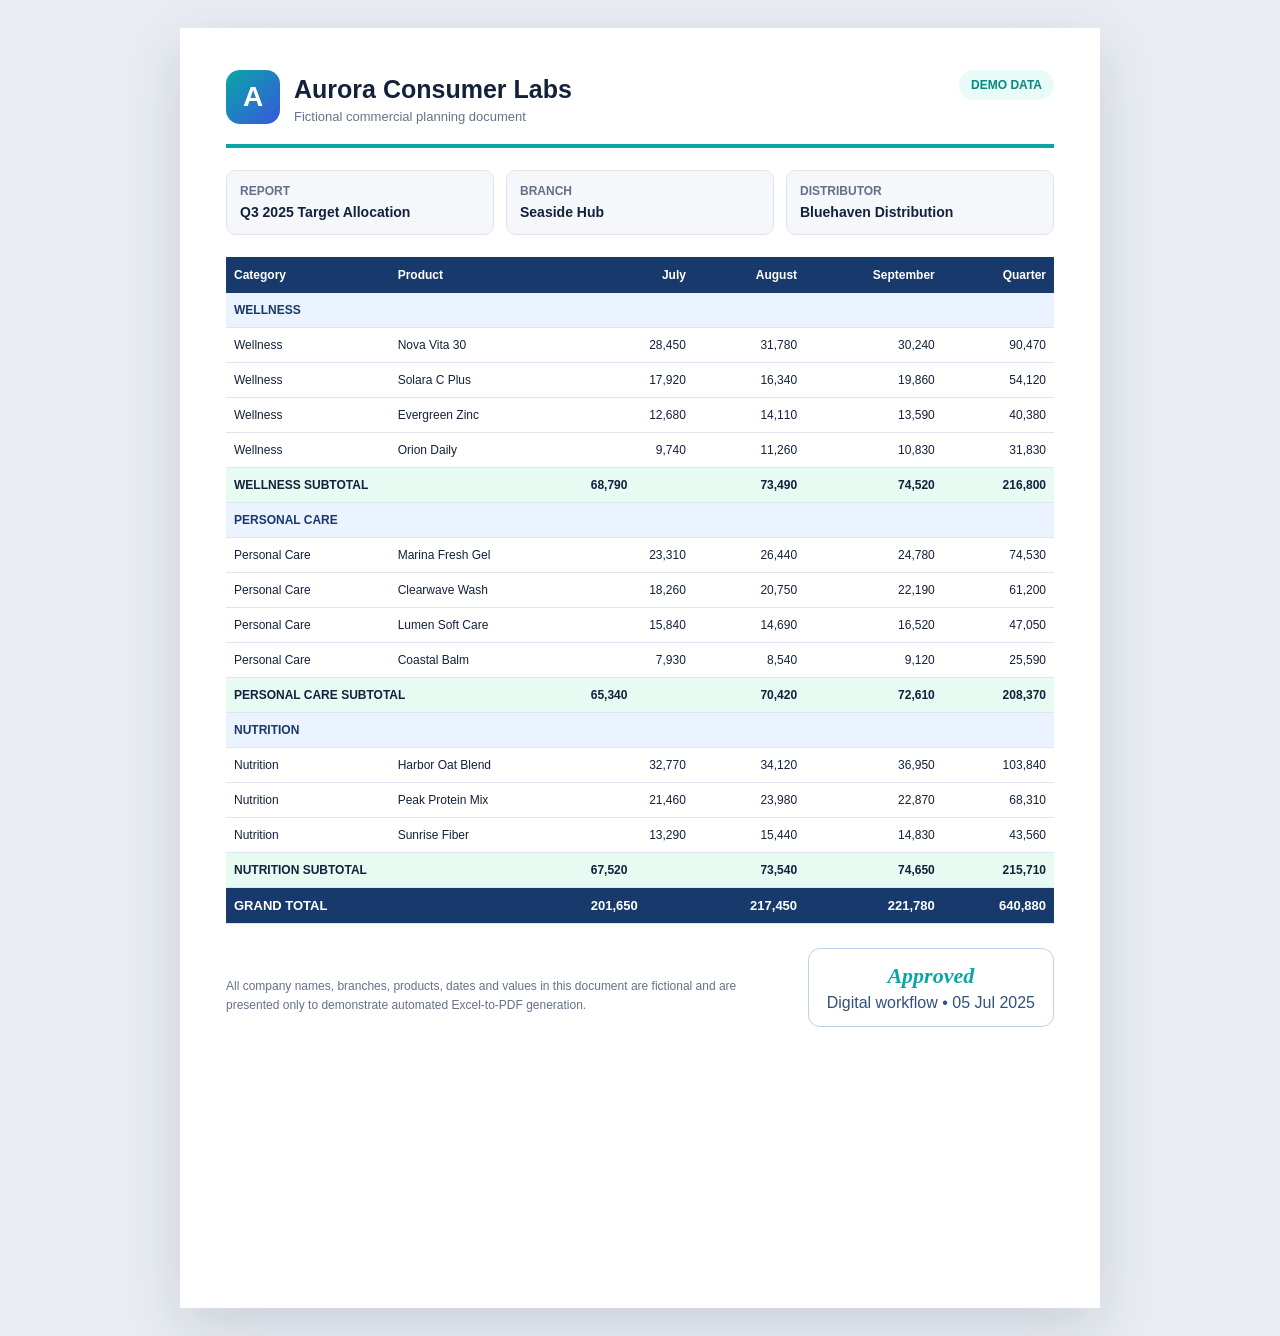
<file: target-document-fictional.html>
<!doctype html>
<html lang="en">
<head>
<meta charset="utf-8">
<meta name="viewport" content="width=device-width,initial-scale=1">
<title>Fictional Target Allocation</title>
<style>
  *{box-sizing:border-box} body{margin:0;background:#e9edf3;font-family:Arial,sans-serif;color:#13213b}
  .page{width:920px;min-height:1280px;margin:28px auto;background:#fff;padding:42px 46px;box-shadow:0 18px 55px #13213b24}
  header{display:flex;justify-content:space-between;align-items:flex-start;border-bottom:4px solid #0aa6a6;padding-bottom:20px}
  .brand{display:flex;gap:14px;align-items:center}.logo{width:54px;height:54px;border-radius:14px;background:linear-gradient(135deg,#0aa6a6,#3758dd);display:grid;place-items:center;color:#fff;font-size:28px;font-weight:900}
  h1{font-size:25px;margin:4px 0 5px}.muted{color:#66738b;font-size:13px}.badge{background:#e9fbf8;color:#07877f;padding:8px 12px;border-radius:999px;font-size:12px;font-weight:700}
  .meta{display:grid;grid-template-columns:repeat(3,1fr);gap:12px;margin:22px 0}.meta div{background:#f5f7fb;border:1px solid #dfe5ef;padding:13px;border-radius:10px}.meta strong{display:block;font-size:12px;color:#637087;margin-bottom:5px}.meta span{font-weight:700;font-size:14px}
  table{width:100%;border-collapse:collapse;font-size:12px}th{background:#17396b;color:#fff;padding:11px 8px;text-align:right}th:first-child,th:nth-child(2){text-align:left}td{border-bottom:1px solid #dfe5ef;padding:10px 8px;text-align:right}td:first-child,td:nth-child(2){text-align:left}.group td{background:#eaf3ff;font-weight:800;color:#17396b}.subtotal td{background:#e7fbf3;font-weight:800}.grand td{background:#17396b;color:#fff;font-weight:900;font-size:13px}
  .foot{margin-top:24px;display:flex;justify-content:space-between;align-items:flex-end}.note{max-width:540px;color:#657189;font-size:12px;line-height:1.6}.approval{border:1px solid #bed0e7;border-radius:12px;padding:14px 18px;text-align:center;color:#31507e}.approval b{display:block;font-family:Georgia,serif;font-style:italic;font-size:22px;color:#0aa6a6;margin-bottom:5px}
</style>
</head>
<body>
<main class="page">
  <header><div class="brand"><div class="logo">A</div><div><h1>Aurora Consumer Labs</h1><div class="muted">Fictional commercial planning document</div></div></div><div class="badge">DEMO DATA</div></header>
  <section class="meta"><div><strong>REPORT</strong><span>Q3 2025 Target Allocation</span></div><div><strong>BRANCH</strong><span>Seaside Hub</span></div><div><strong>DISTRIBUTOR</strong><span>Bluehaven Distribution</span></div></section>
  <table>
    <thead><tr><th>Category</th><th>Product</th><th>July</th><th>August</th><th>September</th><th>Quarter</th></tr></thead>
    <tbody>
      <tr class="group"><td colspan="6">WELLNESS</td></tr>
      <tr><td>Wellness</td><td>Nova Vita 30</td><td>28,450</td><td>31,780</td><td>30,240</td><td>90,470</td></tr>
      <tr><td>Wellness</td><td>Solara C Plus</td><td>17,920</td><td>16,340</td><td>19,860</td><td>54,120</td></tr>
      <tr><td>Wellness</td><td>Evergreen Zinc</td><td>12,680</td><td>14,110</td><td>13,590</td><td>40,380</td></tr>
      <tr><td>Wellness</td><td>Orion Daily</td><td>9,740</td><td>11,260</td><td>10,830</td><td>31,830</td></tr>
      <tr class="subtotal"><td colspan="2">WELLNESS SUBTOTAL</td><td>68,790</td><td>73,490</td><td>74,520</td><td>216,800</td></tr>
      <tr class="group"><td colspan="6">PERSONAL CARE</td></tr>
      <tr><td>Personal Care</td><td>Marina Fresh Gel</td><td>23,310</td><td>26,440</td><td>24,780</td><td>74,530</td></tr>
      <tr><td>Personal Care</td><td>Clearwave Wash</td><td>18,260</td><td>20,750</td><td>22,190</td><td>61,200</td></tr>
      <tr><td>Personal Care</td><td>Lumen Soft Care</td><td>15,840</td><td>14,690</td><td>16,520</td><td>47,050</td></tr>
      <tr><td>Personal Care</td><td>Coastal Balm</td><td>7,930</td><td>8,540</td><td>9,120</td><td>25,590</td></tr>
      <tr class="subtotal"><td colspan="2">PERSONAL CARE SUBTOTAL</td><td>65,340</td><td>70,420</td><td>72,610</td><td>208,370</td></tr>
      <tr class="group"><td colspan="6">NUTRITION</td></tr>
      <tr><td>Nutrition</td><td>Harbor Oat Blend</td><td>32,770</td><td>34,120</td><td>36,950</td><td>103,840</td></tr>
      <tr><td>Nutrition</td><td>Peak Protein Mix</td><td>21,460</td><td>23,980</td><td>22,870</td><td>68,310</td></tr>
      <tr><td>Nutrition</td><td>Sunrise Fiber</td><td>13,290</td><td>15,440</td><td>14,830</td><td>43,560</td></tr>
      <tr class="subtotal"><td colspan="2">NUTRITION SUBTOTAL</td><td>67,520</td><td>73,540</td><td>74,650</td><td>215,710</td></tr>
      <tr class="grand"><td colspan="2">GRAND TOTAL</td><td>201,650</td><td>217,450</td><td>221,780</td><td>640,880</td></tr>
    </tbody>
  </table>
  <div class="foot"><p class="note">All company names, branches, products, dates and values in this document are fictional and are presented only to demonstrate automated Excel-to-PDF generation.</p><div class="approval"><b>Approved</b>Digital workflow • 05 Jul 2025</div></div>
</main>
</body>
</html>
</file>
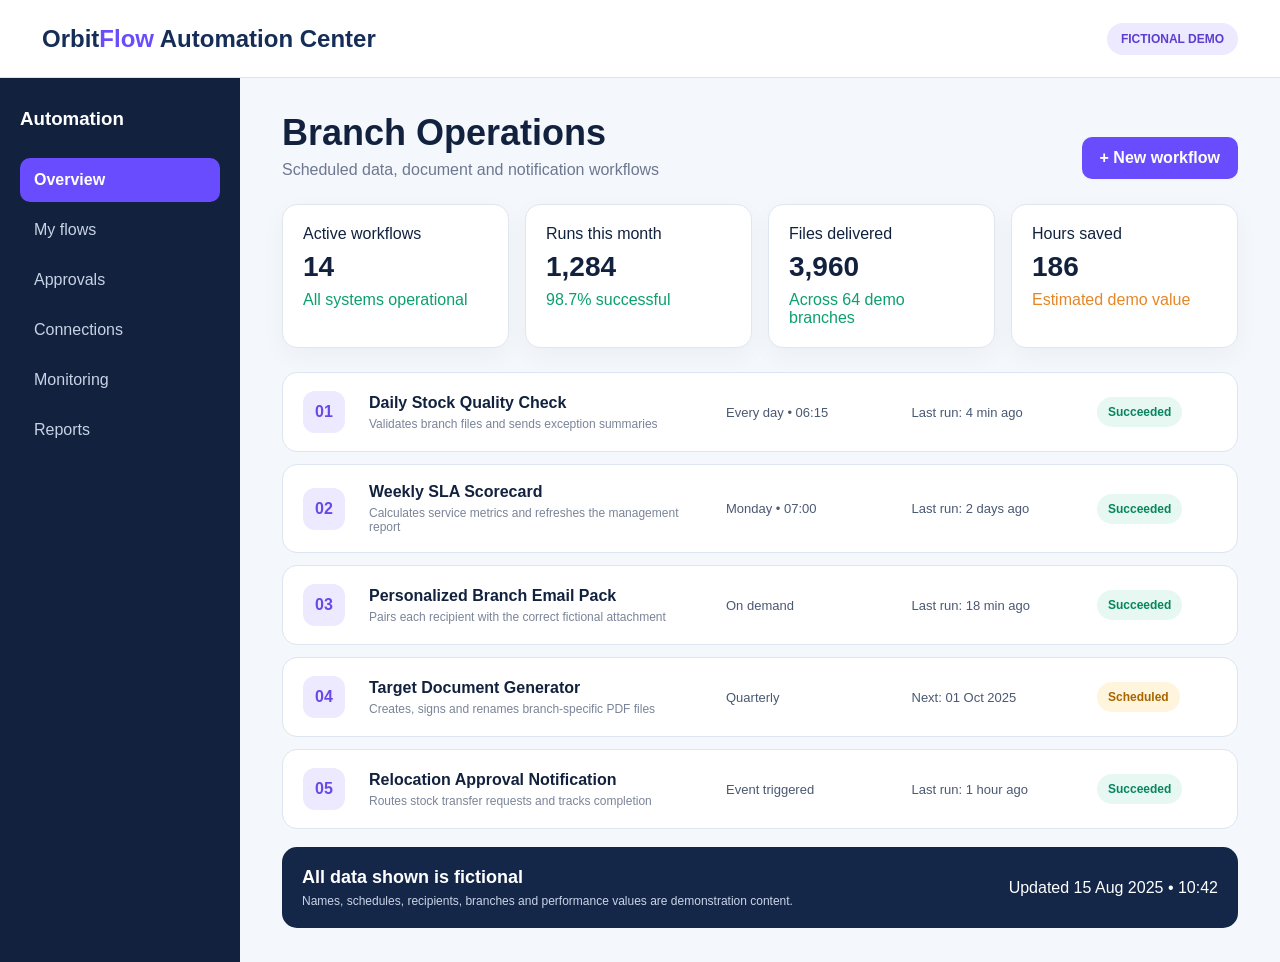
<file: assets/automation-center-fictional.html>
<!doctype html>
<html lang="en">
<head>
<meta charset="utf-8"><meta name="viewport" content="width=device-width,initial-scale=1"><title>Fictional Automation Center</title>
<style>
*{box-sizing:border-box}body{margin:0;font-family:Arial,sans-serif;background:#f4f7fb;color:#12223e}.top{height:78px;background:#fff;border-bottom:1px solid #dce3ed;display:flex;align-items:center;justify-content:space-between;padding:0 42px}.brand{font-size:24px;font-weight:900;color:#152d57}.brand span{color:#6a4cff}.demo{background:#ede9ff;color:#5c3ed0;padding:9px 14px;border-radius:999px;font-weight:800;font-size:12px}.layout{display:grid;grid-template-columns:240px 1fr;min-height:822px}.side{background:#12223e;color:#c8d2e5;padding:30px 20px}.side h3{color:#fff;margin:0 0 28px}.nav{padding:13px 14px;border-radius:10px;margin:6px 0}.nav.active{background:#6a4cff;color:#fff;font-weight:700}.main{padding:34px 42px}.head{display:flex;justify-content:space-between;align-items:end;margin-bottom:25px}h1{font-size:36px;margin:0 0 7px}.muted{color:#6d7890}.btn{background:#6a4cff;color:#fff;padding:12px 18px;border-radius:10px;font-weight:800}.stats{display:grid;grid-template-columns:repeat(4,1fr);gap:16px;margin-bottom:24px}.card{background:#fff;border:1px solid #e0e6ef;border-radius:15px;padding:20px;box-shadow:0 8px 24px #172a4d0a}.card b{font-size:28px;display:block;margin:8px 0}.green{color:#0c9f70}.orange{color:#e68624}.flow{background:#fff;border:1px solid #dde5f0;border-radius:15px;margin-bottom:12px;padding:18px 20px;display:grid;grid-template-columns:52px 2fr 1fr 1fr 120px;align-items:center;gap:14px}.ico{width:42px;height:42px;border-radius:12px;background:#ede9ff;color:#6948e8;display:grid;place-items:center;font-weight:900}.flow h3{margin:0 0 5px;font-size:16px}.small{font-size:12px;color:#7a8498}.status{justify-self:start;padding:8px 11px;border-radius:999px;font-size:12px;font-weight:800;background:#e6f8f1;color:#07855f}.status.scheduled{background:#fff4dc;color:#a76500}.right{color:#4a5872;font-size:13px}.footer{margin-top:18px;background:#142749;color:#fff;border-radius:15px;padding:20px;display:flex;justify-content:space-between;align-items:center}.footer strong{font-size:18px}
</style></head>
<body><header class="top"><div class="brand">Orbit<span>Flow</span> Automation Center</div><div class="demo">FICTIONAL DEMO</div></header>
<div class="layout"><aside class="side"><h3>Automation</h3><div class="nav active">Overview</div><div class="nav">My flows</div><div class="nav">Approvals</div><div class="nav">Connections</div><div class="nav">Monitoring</div><div class="nav">Reports</div></aside>
<main class="main"><div class="head"><div><h1>Branch Operations</h1><div class="muted">Scheduled data, document and notification workflows</div></div><div class="btn">+ New workflow</div></div>
<section class="stats"><div class="card">Active workflows<b>14</b><span class="green">All systems operational</span></div><div class="card">Runs this month<b>1,284</b><span class="green">98.7% successful</span></div><div class="card">Files delivered<b>3,960</b><span class="green">Across 64 demo branches</span></div><div class="card">Hours saved<b>186</b><span class="orange">Estimated demo value</span></div></section>
<div class="flow"><div class="ico">01</div><div><h3>Daily Stock Quality Check</h3><div class="small">Validates branch files and sends exception summaries</div></div><div class="right">Every day • 06:15</div><div class="right">Last run: 4 min ago</div><div class="status">Succeeded</div></div>
<div class="flow"><div class="ico">02</div><div><h3>Weekly SLA Scorecard</h3><div class="small">Calculates service metrics and refreshes the management report</div></div><div class="right">Monday • 07:00</div><div class="right">Last run: 2 days ago</div><div class="status">Succeeded</div></div>
<div class="flow"><div class="ico">03</div><div><h3>Personalized Branch Email Pack</h3><div class="small">Pairs each recipient with the correct fictional attachment</div></div><div class="right">On demand</div><div class="right">Last run: 18 min ago</div><div class="status">Succeeded</div></div>
<div class="flow"><div class="ico">04</div><div><h3>Target Document Generator</h3><div class="small">Creates, signs and renames branch-specific PDF files</div></div><div class="right">Quarterly</div><div class="right">Next: 01 Oct 2025</div><div class="status scheduled">Scheduled</div></div>
<div class="flow"><div class="ico">05</div><div><h3>Relocation Approval Notification</h3><div class="small">Routes stock transfer requests and tracks completion</div></div><div class="right">Event triggered</div><div class="right">Last run: 1 hour ago</div><div class="status">Succeeded</div></div>
<div class="footer"><div><strong>All data shown is fictional</strong><div class="small" style="color:#c9d4e7;margin-top:6px">Names, schedules, recipients, branches and performance values are demonstration content.</div></div><div>Updated 15 Aug 2025 • 10:42</div></div></main></div></body></html>
</file>
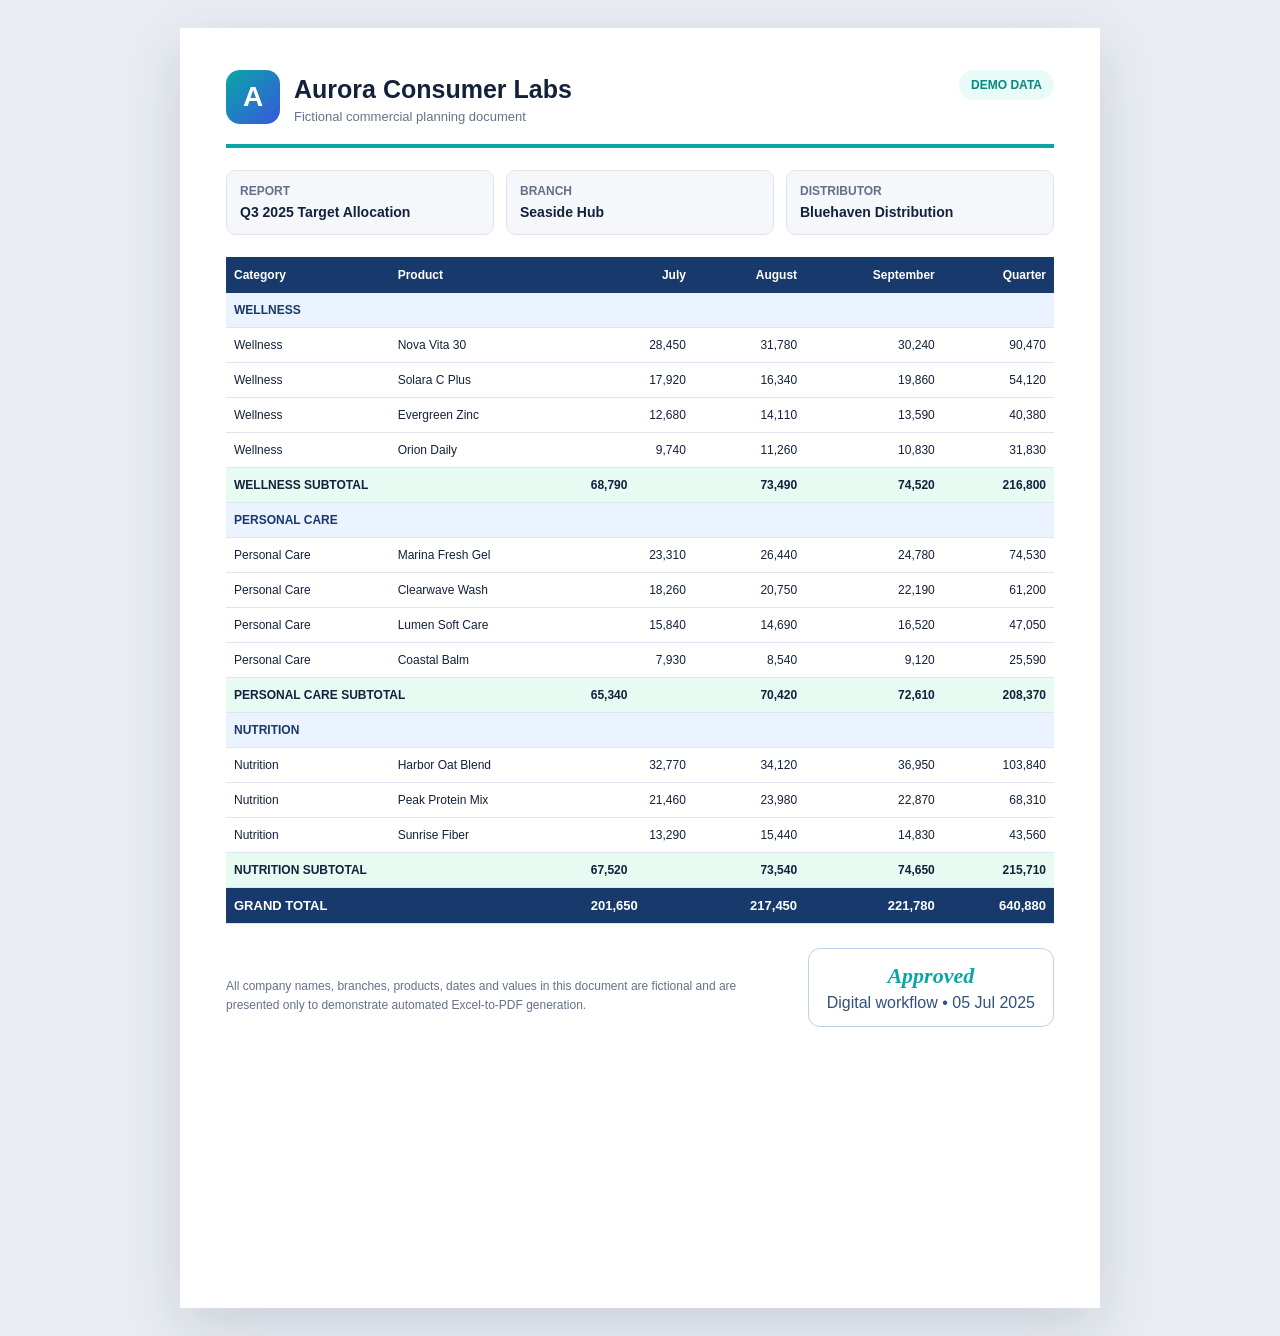
<file: assets/target-document-fictional.html>
<!doctype html>
<html lang="en">
<head>
<meta charset="utf-8">
<meta name="viewport" content="width=device-width,initial-scale=1">
<title>Fictional Target Allocation</title>
<style>
  *{box-sizing:border-box} body{margin:0;background:#e9edf3;font-family:Arial,sans-serif;color:#13213b}
  .page{width:920px;min-height:1280px;margin:28px auto;background:#fff;padding:42px 46px;box-shadow:0 18px 55px #13213b24}
  header{display:flex;justify-content:space-between;align-items:flex-start;border-bottom:4px solid #0aa6a6;padding-bottom:20px}
  .brand{display:flex;gap:14px;align-items:center}.logo{width:54px;height:54px;border-radius:14px;background:linear-gradient(135deg,#0aa6a6,#3758dd);display:grid;place-items:center;color:#fff;font-size:28px;font-weight:900}
  h1{font-size:25px;margin:4px 0 5px}.muted{color:#66738b;font-size:13px}.badge{background:#e9fbf8;color:#07877f;padding:8px 12px;border-radius:999px;font-size:12px;font-weight:700}
  .meta{display:grid;grid-template-columns:repeat(3,1fr);gap:12px;margin:22px 0}.meta div{background:#f5f7fb;border:1px solid #dfe5ef;padding:13px;border-radius:10px}.meta strong{display:block;font-size:12px;color:#637087;margin-bottom:5px}.meta span{font-weight:700;font-size:14px}
  table{width:100%;border-collapse:collapse;font-size:12px}th{background:#17396b;color:#fff;padding:11px 8px;text-align:right}th:first-child,th:nth-child(2){text-align:left}td{border-bottom:1px solid #dfe5ef;padding:10px 8px;text-align:right}td:first-child,td:nth-child(2){text-align:left}.group td{background:#eaf3ff;font-weight:800;color:#17396b}.subtotal td{background:#e7fbf3;font-weight:800}.grand td{background:#17396b;color:#fff;font-weight:900;font-size:13px}
  .foot{margin-top:24px;display:flex;justify-content:space-between;align-items:flex-end}.note{max-width:540px;color:#657189;font-size:12px;line-height:1.6}.approval{border:1px solid #bed0e7;border-radius:12px;padding:14px 18px;text-align:center;color:#31507e}.approval b{display:block;font-family:Georgia,serif;font-style:italic;font-size:22px;color:#0aa6a6;margin-bottom:5px}
</style>
</head>
<body>
<main class="page">
  <header><div class="brand"><div class="logo">A</div><div><h1>Aurora Consumer Labs</h1><div class="muted">Fictional commercial planning document</div></div></div><div class="badge">DEMO DATA</div></header>
  <section class="meta"><div><strong>REPORT</strong><span>Q3 2025 Target Allocation</span></div><div><strong>BRANCH</strong><span>Seaside Hub</span></div><div><strong>DISTRIBUTOR</strong><span>Bluehaven Distribution</span></div></section>
  <table>
    <thead><tr><th>Category</th><th>Product</th><th>July</th><th>August</th><th>September</th><th>Quarter</th></tr></thead>
    <tbody>
      <tr class="group"><td colspan="6">WELLNESS</td></tr>
      <tr><td>Wellness</td><td>Nova Vita 30</td><td>28,450</td><td>31,780</td><td>30,240</td><td>90,470</td></tr>
      <tr><td>Wellness</td><td>Solara C Plus</td><td>17,920</td><td>16,340</td><td>19,860</td><td>54,120</td></tr>
      <tr><td>Wellness</td><td>Evergreen Zinc</td><td>12,680</td><td>14,110</td><td>13,590</td><td>40,380</td></tr>
      <tr><td>Wellness</td><td>Orion Daily</td><td>9,740</td><td>11,260</td><td>10,830</td><td>31,830</td></tr>
      <tr class="subtotal"><td colspan="2">WELLNESS SUBTOTAL</td><td>68,790</td><td>73,490</td><td>74,520</td><td>216,800</td></tr>
      <tr class="group"><td colspan="6">PERSONAL CARE</td></tr>
      <tr><td>Personal Care</td><td>Marina Fresh Gel</td><td>23,310</td><td>26,440</td><td>24,780</td><td>74,530</td></tr>
      <tr><td>Personal Care</td><td>Clearwave Wash</td><td>18,260</td><td>20,750</td><td>22,190</td><td>61,200</td></tr>
      <tr><td>Personal Care</td><td>Lumen Soft Care</td><td>15,840</td><td>14,690</td><td>16,520</td><td>47,050</td></tr>
      <tr><td>Personal Care</td><td>Coastal Balm</td><td>7,930</td><td>8,540</td><td>9,120</td><td>25,590</td></tr>
      <tr class="subtotal"><td colspan="2">PERSONAL CARE SUBTOTAL</td><td>65,340</td><td>70,420</td><td>72,610</td><td>208,370</td></tr>
      <tr class="group"><td colspan="6">NUTRITION</td></tr>
      <tr><td>Nutrition</td><td>Harbor Oat Blend</td><td>32,770</td><td>34,120</td><td>36,950</td><td>103,840</td></tr>
      <tr><td>Nutrition</td><td>Peak Protein Mix</td><td>21,460</td><td>23,980</td><td>22,870</td><td>68,310</td></tr>
      <tr><td>Nutrition</td><td>Sunrise Fiber</td><td>13,290</td><td>15,440</td><td>14,830</td><td>43,560</td></tr>
      <tr class="subtotal"><td colspan="2">NUTRITION SUBTOTAL</td><td>67,520</td><td>73,540</td><td>74,650</td><td>215,710</td></tr>
      <tr class="grand"><td colspan="2">GRAND TOTAL</td><td>201,650</td><td>217,450</td><td>221,780</td><td>640,880</td></tr>
    </tbody>
  </table>
  <div class="foot"><p class="note">All company names, branches, products, dates and values in this document are fictional and are presented only to demonstrate automated Excel-to-PDF generation.</p><div class="approval"><b>Approved</b>Digital workflow • 05 Jul 2025</div></div>
</main>
</body>
</html>
</file>
<file: styles.css>
:root {
      --ink: #07101d;
      --ink-2: #0b1728;
      --ink-3: #13243b;
      --paper: #f6f9fc;
      --muted: #9db0c8;
      --line: rgba(157, 176, 200, .22);
      --cyan: #36dcff;
      --lime: #c9ff3d;
      --orange: #ff8a3d;
      --white: #ffffff;
      --radius: 24px;
      --shadow: 0 28px 80px rgba(0, 0, 0, .34);
    }

    * { box-sizing: border-box; }
    html { scroll-behavior: smooth; }
    body {
      margin: 0;
      color: var(--white);
      background:
        radial-gradient(circle at 76% 8%, rgba(54, 220, 255, .12), transparent 31rem),
        radial-gradient(circle at 8% 42%, rgba(201, 255, 61, .08), transparent 24rem),
        var(--ink);
      font-family: Inter, ui-sans-serif, system-ui, -apple-system, BlinkMacSystemFont, "Segoe UI", sans-serif;
      font-size: 16px;
      line-height: 1.6;
      overflow-x: hidden;
    }

    a { color: inherit; }
    img { display: block; max-width: 100%; }
    button { font: inherit; }
    ::selection { background: var(--lime); color: var(--ink); }

    .skip-link {
      position: fixed;
      left: 1rem;
      top: -5rem;
      z-index: 100;
      padding: .75rem 1rem;
      color: var(--ink);
      background: var(--lime);
      border-radius: 8px;
      font-weight: 800;
    }
    .skip-link:focus { top: 1rem; }

    .shell { width: min(1180px, calc(100% - 40px)); margin: 0 auto; }

    .topbar {
      position: sticky;
      top: 0;
      z-index: 40;
      background: rgba(7, 16, 29, .78);
      border-bottom: 1px solid var(--line);
      backdrop-filter: blur(18px);
    }
    .nav {
      min-height: 76px;
      display: flex;
      align-items: center;
      justify-content: space-between;
      gap: 2rem;
    }
    .brand {
      display: inline-flex;
      align-items: center;
      gap: .8rem;
      text-decoration: none;
      font-weight: 850;
      letter-spacing: -.02em;
    }
    .brand-mark {
      width: 38px;
      height: 38px;
      display: grid;
      place-items: center;
      color: var(--ink);
      background: var(--lime);
      border-radius: 12px;
      font-family: ui-monospace, SFMono-Regular, Menlo, Consolas, monospace;
      font-weight: 900;
    }
    .brand span:last-child { display: none; }
    .nav-links { display: flex; align-items: center; gap: 1.4rem; }
    .nav-links a {
      color: var(--muted);
      text-decoration: none;
      font-weight: 700;
      font-size: .9rem;
      transition: color .2s ease;
    }
    .nav-links a:hover, .nav-links a:focus-visible { color: var(--white); }
    .nav-pill {
      padding: .68rem 1rem;
      border: 1px solid rgba(54, 220, 255, .45);
      border-radius: 999px;
    }

    .hero {
      min-height: calc(100vh - 76px);
      padding: 5.5rem 0 4rem;
      display: grid;
      align-items: center;
    }
    .hero-grid {
      display: grid;
      grid-template-columns: minmax(0, .95fr) minmax(460px, 1.05fr);
      align-items: center;
      gap: clamp(3rem, 7vw, 7rem);
    }
    .eyebrow {
      margin: 0 0 1.25rem;
      color: var(--cyan);
      font-family: ui-monospace, SFMono-Regular, Menlo, Consolas, monospace;
      font-size: .78rem;
      font-weight: 800;
      letter-spacing: .17em;
      text-transform: uppercase;
    }
    .hero h1 {
      margin: 0;
      max-width: 760px;
      font-size: clamp(3.4rem, 8vw, 7.4rem);
      line-height: .9;
      letter-spacing: -.075em;
      text-wrap: balance;
    }
    .hero h1 .outline {
      color: transparent;
      -webkit-text-stroke: 1.5px rgba(255, 255, 255, .78);
    }
    .hero-role {
      margin: 1.9rem 0 0;
      display: flex;
      align-items: center;
      gap: .75rem;
      color: var(--lime);
      font-weight: 850;
      letter-spacing: .015em;
    }
    .hero-role::before {
      content: "";
      width: 36px;
      height: 2px;
      background: var(--lime);
    }
    .hero-copy {
      max-width: 610px;
      margin: 1.25rem 0 2rem;
      color: #c7d4e4;
      font-size: clamp(1rem, 1.6vw, 1.18rem);
    }
    .hero-actions { display: flex; flex-wrap: wrap; gap: .9rem; }
    .button {
      display: inline-flex;
      align-items: center;
      justify-content: center;
      gap: .6rem;
      min-height: 48px;
      padding: .82rem 1.25rem;
      border: 1px solid var(--line);
      border-radius: 999px;
      text-decoration: none;
      font-weight: 850;
      transition: transform .2s ease, background .2s ease, border-color .2s ease;
    }
    .button:hover { transform: translateY(-2px); }
    .button-primary { color: var(--ink); background: var(--lime); border-color: var(--lime); }
    .button-secondary:hover { background: var(--ink-3); border-color: var(--cyan); }

    .hero-visual { position: relative; min-height: 540px; }
    .screen {
      position: absolute;
      inset: 3rem 0 auto;
      overflow: hidden;
      border: 1px solid rgba(54, 220, 255, .32);
      border-radius: 20px;
      background: var(--ink-2);
      box-shadow: var(--shadow);
      transform: none;
    }
    .screen::before {
      content: "";
      display: block;
      height: 34px;
      background:
        radial-gradient(circle at 20px 17px, #ff685f 0 4px, transparent 5px),
        radial-gradient(circle at 36px 17px, #ffd05e 0 4px, transparent 5px),
        radial-gradient(circle at 52px 17px, #54d98c 0 4px, transparent 5px),
        #101e31;
      border-bottom: 1px solid var(--line);
    }
    .screen img { width: 100%; aspect-ratio: 16 / 8.35; object-fit: cover; object-position: top; }
    .metric-card {
      position: absolute;
      z-index: 2;
      min-width: 150px;
      padding: 1rem 1.15rem;
      border: 1px solid rgba(255, 255, 255, .16);
      border-radius: 16px;
      background: rgba(11, 23, 40, .93);
      box-shadow: 0 20px 40px rgba(0, 0, 0, .28);
      backdrop-filter: blur(14px);
    }
    .metric-card strong { display: block; font-size: 2rem; line-height: 1; letter-spacing: -.05em; }
    .metric-card small { display: block; margin-top: .45rem; color: var(--muted); font-weight: 700; }
    .metric-a { left: -2rem; bottom: 5.5rem; }
    .metric-a strong { color: var(--cyan); }
    .metric-b { right: -1.5rem; top: .1rem; }
    .metric-b strong { color: var(--lime); }
    .metric-c { right: 1.6rem; bottom: .6rem; }
    .metric-c strong { color: var(--orange); }

    section { padding: 7rem 0; }
    .section-head {
      display: grid;
      grid-template-columns: 170px 1fr;
      gap: 2rem;
      align-items: start;
      margin-bottom: 3rem;
    }
    .section-kicker {
      margin: .4rem 0 0;
      color: var(--cyan);
      font-family: ui-monospace, SFMono-Regular, Menlo, Consolas, monospace;
      font-size: .8rem;
      font-weight: 800;
      letter-spacing: .12em;
      text-transform: uppercase;
    }
    .section-title {
      margin: 0;
      max-width: 760px;
      font-size: clamp(2.2rem, 5vw, 4.8rem);
      line-height: 1.02;
      letter-spacing: -.055em;
      text-wrap: balance;
    }

    .proof-strip {
      padding: 0;
      border-block: 1px solid var(--line);
      background: rgba(255, 255, 255, .025);
    }
    .proof-grid { display: grid; grid-template-columns: repeat(4, 1fr); }
    .proof {
      min-height: 158px;
      padding: 1.75rem;
      display: flex;
      flex-direction: column;
      justify-content: space-between;
      border-right: 1px solid var(--line);
    }
    .proof:last-child { border-right: 0; }
    .proof strong { font-size: clamp(2rem, 4vw, 3.5rem); letter-spacing: -.06em; line-height: 1; }
    .proof span { color: var(--muted); font-weight: 700; }

    .project-list { display: grid; gap: 1.5rem; }
    .project {
      display: grid;
      grid-template-columns: 1.04fr .96fr;
      gap: 0;
      overflow: hidden;
      border: 1px solid var(--line);
      border-radius: var(--radius);
      background: var(--ink-2);
      transition: transform .25s ease, border-color .25s ease;
    }
    .project:hover { transform: translateY(-4px); border-color: rgba(54, 220, 255, .5); }
    .project:nth-child(even) .project-media { order: 2; }
    .project:nth-child(even) .project-copy { order: 1; }
    .project-media {
      position: relative;
      min-height: 420px;
      overflow: hidden;
      background: #0e1b2d;
    }
    .project-media img {
      width: 100%;
      height: 100%;
      object-fit: cover;
      object-position: top left;
      transition: transform .55s ease;
    }
    .project-media.iframe-demo { background: #eef2f7; }
    .project-media.iframe-demo iframe {
      width: 100%;
      height: 100%;
      min-height: 420px;
      display: block;
      border: 0;
      pointer-events: none;
      background: #ffffff;
    }
    .project:hover .project-media img { transform: scale(1.025); }
    .project-media.contain { background: #eef3f4; }
    .project-media.contain img { object-fit: contain; padding: 1.25rem; }
    .project-media.with-inset > img:first-child { filter: brightness(.68) saturate(.9); }
    .project-media .inset-image {
      position: absolute;
      right: 1.25rem;
      bottom: 1.25rem;
      width: 68%;
      height: 54%;
      z-index: 2;
      object-fit: cover;
      object-position: top left;
      border: 1px solid rgba(54, 220, 255, .65);
      border-radius: 13px;
      box-shadow: 0 20px 50px rgba(0, 0, 0, .52);
    }
    .project-copy {
      padding: clamp(2rem, 5vw, 4rem);
      display: flex;
      flex-direction: column;
      justify-content: center;
    }
    .project-number {
      color: var(--lime);
      font-family: ui-monospace, SFMono-Regular, Menlo, Consolas, monospace;
      font-size: .82rem;
      font-weight: 800;
      letter-spacing: .12em;
    }
    .project h3 {
      margin: .85rem 0 1rem;
      font-size: clamp(1.8rem, 3.5vw, 3rem);
      line-height: 1.05;
      letter-spacing: -.045em;
    }
    .project p { margin: 0; color: #b9c8da; }
    .project-impact {
      margin: 1.65rem 0 0;
      padding-left: 1rem;
      border-left: 3px solid var(--cyan);
      color: var(--white) !important;
      font-weight: 750;
    }
    .project-improvement {
      margin-top: 1.35rem;
      padding: 1.1rem;
      border: 1px solid rgba(76, 222, 255, .18);
      border-radius: 18px;
      background: rgba(7, 18, 32, .62);
    }
    .project-improvement p { color: #d7e4f3; }
    .improvement-label {
      display: inline-block;
      margin-bottom: .45rem;
      color: var(--lime);
      font-size: .72rem;
      font-weight: 900;
      letter-spacing: .12em;
      text-transform: uppercase;
    }
    .result-grid {
      display: grid;
      grid-template-columns: repeat(3, minmax(0, 1fr));
      gap: .7rem;
      margin-top: .9rem;
    }
    .result-stat {
      min-height: 92px;
      padding: .85rem;
      border: 1px solid var(--line);
      border-radius: 14px;
      background: rgba(255, 255, 255, .035);
    }
    .result-stat strong { display: block; color: var(--cyan); font-size: 1.05rem; line-height: 1.1; }
    .result-stat span { display: block; margin-top: .35rem; color: var(--muted); font-size: .77rem; line-height: 1.35; }
    .tags { display: flex; flex-wrap: wrap; gap: .55rem; margin-top: 1.8rem; }
    .tag {
      padding: .43rem .72rem;
      color: #c9d6e5;
      border: 1px solid var(--line);
      border-radius: 999px;
      font-family: ui-monospace, SFMono-Regular, Menlo, Consolas, monospace;
      font-size: .75rem;
    }

    .capabilities { background: var(--paper); color: var(--ink); }
    .capabilities .section-kicker { color: #007795; }
    .cap-grid { display: grid; grid-template-columns: 1.25fr .75fr; gap: 1.5rem; }
    .cap-panel {
      padding: clamp(1.8rem, 4vw, 3rem);
      border: 1px solid #d8e1eb;
      border-radius: var(--radius);
      background: var(--white);
    }
    .cap-panel.dark { color: var(--white); background: var(--ink); border-color: var(--ink); }
    .cap-panel h3 { margin: 0 0 1.4rem; font-size: 1.4rem; letter-spacing: -.025em; }
    .skill-list { display: grid; grid-template-columns: repeat(2, 1fr); gap: .8rem; }
    .skill {
      min-height: 72px;
      padding: 1rem;
      display: flex;
      align-items: center;
      justify-content: space-between;
      gap: 1rem;
      border: 1px solid #e1e8ef;
      border-radius: 14px;
      font-weight: 800;
    }
    .skill::after { content: "↗"; color: #008dac; font-size: 1.1rem; }
    .expertise-list { display: grid; gap: 1rem; }
    .expertise-item {
      padding-bottom: 1rem;
      border-bottom: 1px solid rgba(255,255,255,.15);
    }
    .expertise-item:last-child { border-bottom: 0; padding-bottom: 0; }
    .expertise-item strong { display: block; margin-bottom: .25rem; color: var(--lime); }
    .expertise-item span { color: #b9c8da; }

    .scope-grid { display: grid; grid-template-columns: repeat(3, 1fr); gap: 1.25rem; }
    .scope-card {
      padding: 2rem;
      border-top: 3px solid var(--cyan);
      background: linear-gradient(180deg, rgba(255,255,255,.055), rgba(255,255,255,.018));
    }
    .scope-card:nth-child(2) { border-color: var(--lime); }
    .scope-card:nth-child(3) { border-color: var(--orange); }
    .scope-card h3 { margin: 0 0 1rem; font-size: 1.35rem; }
    .scope-card ul { margin: 0; padding-left: 1.15rem; color: #b9c8da; }
    .scope-card li + li { margin-top: .55rem; }

    .career-grid { display: grid; grid-template-columns: 1.2fr .8fr; gap: 1.25rem; }
    .career-block {
      padding: clamp(1.8rem, 4vw, 3rem);
      border: 1px solid var(--line);
      border-radius: var(--radius);
      background: linear-gradient(145deg, rgba(19, 36, 59, .9), rgba(11, 23, 40, .78));
    }
    .career-block h3 { margin: 0; font-size: clamp(1.55rem, 3vw, 2.35rem); letter-spacing: -.035em; }
    .career-meta { margin: .55rem 0 1.4rem; color: var(--lime); font-weight: 800; }
    .career-block p { color: #b9c8da; }
    .career-list { margin: 1.25rem 0 0; padding-left: 1.15rem; color: #d6e1ed; }
    .career-list li + li { margin-top: .6rem; }
    .education-item + .education-item { margin-top: 1.8rem; padding-top: 1.8rem; border-top: 1px solid var(--line); }
    .education-item strong { display: block; color: var(--cyan); font-size: 1.05rem; }
    .education-item span { display: block; margin-top: .25rem; color: #b9c8da; }

    .closing {
      padding: 7rem 0 8rem;
      text-align: center;
      border-top: 1px solid var(--line);
    }
    .closing p { margin: 0 auto 1rem; color: var(--cyan); font-family: ui-monospace, SFMono-Regular, Menlo, Consolas, monospace; font-weight: 800; letter-spacing: .12em; text-transform: uppercase; }
    .closing h2 { margin: 0 auto; max-width: 900px; font-size: clamp(2.6rem, 7vw, 6.5rem); line-height: .98; letter-spacing: -.065em; }
    .closing h2 span { color: var(--lime); }
    .closing-note { margin: 1.5rem auto 0 !important; max-width: 620px; color: var(--muted) !important; font-family: inherit !important; font-weight: 500 !important; letter-spacing: 0 !important; text-transform: none !important; }
    .contact-links {
      margin-top: 2rem;
      display: flex;
      flex-wrap: wrap;
      justify-content: center;
      gap: .8rem;
    }
    .contact-link {
      display: inline-flex;
      align-items: center;
      gap: .65rem;
      min-height: 50px;
      padding: .82rem 1.15rem;
      border: 1px solid var(--line);
      border-radius: 999px;
      color: var(--white);
      text-decoration: none;
      font-weight: 800;
      transition: transform .2s ease, border-color .2s ease, background .2s ease;
    }
    .contact-link:hover, .contact-link:focus-visible {
      transform: translateY(-2px);
      border-color: var(--cyan);
      background: var(--ink-3);
    }
    .contact-link:first-child { color: var(--ink); background: var(--lime); border-color: var(--lime); }
    .demo-note {
      margin: 1.25rem 0 0;
      color: var(--muted);
      font-size: .9rem;
      font-weight: 650;
    }

    footer { padding: 1.5rem 0; border-top: 1px solid var(--line); color: var(--muted); }
    .footer-inner { display: flex; justify-content: space-between; gap: 1rem; font-size: .9rem; }

    .reveal { opacity: 0; transform: translateY(20px); transition: opacity .7s ease, transform .7s ease; }
    .reveal.visible { opacity: 1; transform: none; }
    @media (prefers-reduced-motion: reduce) {
      *, *::before, *::after { scroll-behavior: auto !important; transition-duration: .01ms !important; animation-duration: .01ms !important; }
      .reveal { opacity: 1; transform: none; }
    }

    @media (max-width: 980px) {
      .hero-grid { grid-template-columns: 1fr; }
      .hero { padding-top: 4rem; }
      .hero-visual { min-height: 450px; }
      .screen { inset: 2rem 5% auto; }
      .metric-a { left: 0; }
      .metric-b { right: 0; }
      .proof-grid { grid-template-columns: repeat(2, 1fr); }
      .proof:nth-child(2) { border-right: 0; }
      .proof:nth-child(-n+2) { border-bottom: 1px solid var(--line); }
      .project { grid-template-columns: 1fr; }
      .project:nth-child(even) .project-media, .project:nth-child(even) .project-copy { order: initial; }
      .project-media { min-height: 360px; }
      .result-grid { grid-template-columns: 1fr; }
      .cap-grid, .career-grid { grid-template-columns: 1fr; }
    }

    @media (max-width: 720px) {
      .shell { width: min(100% - 28px, 1180px); }
      .nav { min-height: 68px; }
      .nav-links a:not(.nav-pill) { display: none; }
      .brand span:last-child { display: inline; }
      .hero { min-height: auto; padding: 4rem 0 2rem; }
      .hero h1 { font-size: clamp(3.2rem, 16vw, 5.4rem); }
      .hero-visual { min-height: 350px; margin-top: .5rem; }
      .screen { inset: 1rem 0 auto; transform: none; }
      .metric-card { min-width: 120px; padding: .8rem .9rem; }
      .metric-card strong { font-size: 1.45rem; }
      .metric-a { bottom: 1rem; }
      .metric-b { top: -1rem; }
      .metric-c { right: .5rem; bottom: -.75rem; }
      section { padding: 5rem 0; }
      .section-head { grid-template-columns: 1fr; gap: .65rem; }
      .project-media { min-height: 260px; }
      .project-copy { padding: 1.7rem; }
      .skill-list, .scope-grid { grid-template-columns: 1fr; }
      .footer-inner { flex-direction: column; }
    }

    @media (max-width: 430px) {
      .proof-grid { grid-template-columns: 1fr; }
      .proof { min-height: 126px; border-right: 0; border-bottom: 1px solid var(--line); }
      .proof:last-child { border-bottom: 0; }
      .hero-actions .button { width: 100%; }
      .metric-c { display: none; }
    }
</file>
<file: Gabby_Portfolio_GitHub_Ready/styles.css>
:root {
      --ink: #07101d;
      --ink-2: #0b1728;
      --ink-3: #13243b;
      --paper: #f6f9fc;
      --muted: #9db0c8;
      --line: rgba(157, 176, 200, .22);
      --cyan: #36dcff;
      --lime: #c9ff3d;
      --orange: #ff8a3d;
      --white: #ffffff;
      --radius: 24px;
      --shadow: 0 28px 80px rgba(0, 0, 0, .34);
    }

    * { box-sizing: border-box; }
    html { scroll-behavior: smooth; }
    body {
      margin: 0;
      color: var(--white);
      background:
        radial-gradient(circle at 76% 8%, rgba(54, 220, 255, .12), transparent 31rem),
        radial-gradient(circle at 8% 42%, rgba(201, 255, 61, .08), transparent 24rem),
        var(--ink);
      font-family: Inter, ui-sans-serif, system-ui, -apple-system, BlinkMacSystemFont, "Segoe UI", sans-serif;
      font-size: 16px;
      line-height: 1.6;
      overflow-x: hidden;
    }

    a { color: inherit; }
    img { display: block; max-width: 100%; }
    button { font: inherit; }
    ::selection { background: var(--lime); color: var(--ink); }

    .skip-link {
      position: fixed;
      left: 1rem;
      top: -5rem;
      z-index: 100;
      padding: .75rem 1rem;
      color: var(--ink);
      background: var(--lime);
      border-radius: 8px;
      font-weight: 800;
    }
    .skip-link:focus { top: 1rem; }

    .shell { width: min(1180px, calc(100% - 40px)); margin: 0 auto; }

    .topbar {
      position: sticky;
      top: 0;
      z-index: 40;
      background: rgba(7, 16, 29, .78);
      border-bottom: 1px solid var(--line);
      backdrop-filter: blur(18px);
    }
    .nav {
      min-height: 76px;
      display: flex;
      align-items: center;
      justify-content: space-between;
      gap: 2rem;
    }
    .brand {
      display: inline-flex;
      align-items: center;
      gap: .8rem;
      text-decoration: none;
      font-weight: 850;
      letter-spacing: -.02em;
    }
    .brand-mark {
      width: 38px;
      height: 38px;
      display: grid;
      place-items: center;
      color: var(--ink);
      background: var(--lime);
      border-radius: 12px;
      font-family: ui-monospace, SFMono-Regular, Menlo, Consolas, monospace;
      font-weight: 900;
    }
    .brand span:last-child { display: none; }
    .nav-links { display: flex; align-items: center; gap: 1.4rem; }
    .nav-links a {
      color: var(--muted);
      text-decoration: none;
      font-weight: 700;
      font-size: .9rem;
      transition: color .2s ease;
    }
    .nav-links a:hover, .nav-links a:focus-visible { color: var(--white); }
    .nav-pill {
      padding: .68rem 1rem;
      border: 1px solid rgba(54, 220, 255, .45);
      border-radius: 999px;
    }

    .hero {
      min-height: calc(100vh - 76px);
      padding: 5.5rem 0 4rem;
      display: grid;
      align-items: center;
    }
    .hero-grid {
      display: grid;
      grid-template-columns: minmax(0, .95fr) minmax(460px, 1.05fr);
      align-items: center;
      gap: clamp(3rem, 7vw, 7rem);
    }
    .eyebrow {
      margin: 0 0 1.25rem;
      color: var(--cyan);
      font-family: ui-monospace, SFMono-Regular, Menlo, Consolas, monospace;
      font-size: .78rem;
      font-weight: 800;
      letter-spacing: .17em;
      text-transform: uppercase;
    }
    .hero h1 {
      margin: 0;
      max-width: 760px;
      font-size: clamp(3.4rem, 8vw, 7.4rem);
      line-height: .9;
      letter-spacing: -.075em;
      text-wrap: balance;
    }
    .hero h1 .outline {
      color: transparent;
      -webkit-text-stroke: 1.5px rgba(255, 255, 255, .78);
    }
    .hero-role {
      margin: 1.9rem 0 0;
      display: flex;
      align-items: center;
      gap: .75rem;
      color: var(--lime);
      font-weight: 850;
      letter-spacing: .015em;
    }
    .hero-role::before {
      content: "";
      width: 36px;
      height: 2px;
      background: var(--lime);
    }
    .hero-copy {
      max-width: 610px;
      margin: 1.25rem 0 2rem;
      color: #c7d4e4;
      font-size: clamp(1rem, 1.6vw, 1.18rem);
    }
    .hero-actions { display: flex; flex-wrap: wrap; gap: .9rem; }
    .button {
      display: inline-flex;
      align-items: center;
      justify-content: center;
      gap: .6rem;
      min-height: 48px;
      padding: .82rem 1.25rem;
      border: 1px solid var(--line);
      border-radius: 999px;
      text-decoration: none;
      font-weight: 850;
      transition: transform .2s ease, background .2s ease, border-color .2s ease;
    }
    .button:hover { transform: translateY(-2px); }
    .button-primary { color: var(--ink); background: var(--lime); border-color: var(--lime); }
    .button-secondary:hover { background: var(--ink-3); border-color: var(--cyan); }

    .hero-visual { position: relative; min-height: 540px; }
    .screen {
      position: absolute;
      inset: 3rem 0 auto;
      overflow: hidden;
      border: 1px solid rgba(54, 220, 255, .32);
      border-radius: 20px;
      background: var(--ink-2);
      box-shadow: var(--shadow);
      transform: none;
    }
    .screen::before {
      content: "";
      display: block;
      height: 34px;
      background:
        radial-gradient(circle at 20px 17px, #ff685f 0 4px, transparent 5px),
        radial-gradient(circle at 36px 17px, #ffd05e 0 4px, transparent 5px),
        radial-gradient(circle at 52px 17px, #54d98c 0 4px, transparent 5px),
        #101e31;
      border-bottom: 1px solid var(--line);
    }
    .screen img { width: 100%; aspect-ratio: 16 / 8.35; object-fit: cover; object-position: top; }
    .metric-card {
      position: absolute;
      z-index: 2;
      min-width: 150px;
      padding: 1rem 1.15rem;
      border: 1px solid rgba(255, 255, 255, .16);
      border-radius: 16px;
      background: rgba(11, 23, 40, .93);
      box-shadow: 0 20px 40px rgba(0, 0, 0, .28);
      backdrop-filter: blur(14px);
    }
    .metric-card strong { display: block; font-size: 2rem; line-height: 1; letter-spacing: -.05em; }
    .metric-card small { display: block; margin-top: .45rem; color: var(--muted); font-weight: 700; }
    .metric-a { left: -2rem; bottom: 5.5rem; }
    .metric-a strong { color: var(--cyan); }
    .metric-b { right: -1.5rem; top: .1rem; }
    .metric-b strong { color: var(--lime); }
    .metric-c { right: 1.6rem; bottom: .6rem; }
    .metric-c strong { color: var(--orange); }

    section { padding: 7rem 0; }
    .section-head {
      display: grid;
      grid-template-columns: 170px 1fr;
      gap: 2rem;
      align-items: start;
      margin-bottom: 3rem;
    }
    .section-kicker {
      margin: .4rem 0 0;
      color: var(--cyan);
      font-family: ui-monospace, SFMono-Regular, Menlo, Consolas, monospace;
      font-size: .8rem;
      font-weight: 800;
      letter-spacing: .12em;
      text-transform: uppercase;
    }
    .section-title {
      margin: 0;
      max-width: 760px;
      font-size: clamp(2.2rem, 5vw, 4.8rem);
      line-height: 1.02;
      letter-spacing: -.055em;
      text-wrap: balance;
    }

    .proof-strip {
      padding: 0;
      border-block: 1px solid var(--line);
      background: rgba(255, 255, 255, .025);
    }
    .proof-grid { display: grid; grid-template-columns: repeat(4, 1fr); }
    .proof {
      min-height: 158px;
      padding: 1.75rem;
      display: flex;
      flex-direction: column;
      justify-content: space-between;
      border-right: 1px solid var(--line);
    }
    .proof:last-child { border-right: 0; }
    .proof strong { font-size: clamp(2rem, 4vw, 3.5rem); letter-spacing: -.06em; line-height: 1; }
    .proof span { color: var(--muted); font-weight: 700; }

    .project-list { display: grid; gap: 1.5rem; }
    .project {
      display: grid;
      grid-template-columns: 1.04fr .96fr;
      gap: 0;
      overflow: hidden;
      border: 1px solid var(--line);
      border-radius: var(--radius);
      background: var(--ink-2);
      transition: transform .25s ease, border-color .25s ease;
    }
    .project:hover { transform: translateY(-4px); border-color: rgba(54, 220, 255, .5); }
    .project:nth-child(even) .project-media { order: 2; }
    .project:nth-child(even) .project-copy { order: 1; }
    .project-media {
      position: relative;
      min-height: 420px;
      overflow: hidden;
      background: #0e1b2d;
    }
    .project-media img {
      width: 100%;
      height: 100%;
      object-fit: cover;
      object-position: top left;
      transition: transform .55s ease;
    }
    .project-media.iframe-demo { background: #eef2f7; }
    .project-media.iframe-demo iframe {
      width: 100%;
      height: 100%;
      min-height: 420px;
      display: block;
      border: 0;
      pointer-events: none;
      background: #ffffff;
    }
    .project:hover .project-media img { transform: scale(1.025); }
    .project-media.contain { background: #eef3f4; }
    .project-media.contain img { object-fit: contain; padding: 1.25rem; }
    .project-media.with-inset > img:first-child { filter: brightness(.68) saturate(.9); }
    .project-media .inset-image {
      position: absolute;
      right: 1.25rem;
      bottom: 1.25rem;
      width: 68%;
      height: 54%;
      z-index: 2;
      object-fit: cover;
      object-position: top left;
      border: 1px solid rgba(54, 220, 255, .65);
      border-radius: 13px;
      box-shadow: 0 20px 50px rgba(0, 0, 0, .52);
    }
    .project-copy {
      padding: clamp(2rem, 5vw, 4rem);
      display: flex;
      flex-direction: column;
      justify-content: center;
    }
    .project-number {
      color: var(--lime);
      font-family: ui-monospace, SFMono-Regular, Menlo, Consolas, monospace;
      font-size: .82rem;
      font-weight: 800;
      letter-spacing: .12em;
    }
    .project h3 {
      margin: .85rem 0 1rem;
      font-size: clamp(1.8rem, 3.5vw, 3rem);
      line-height: 1.05;
      letter-spacing: -.045em;
    }
    .project p { margin: 0; color: #b9c8da; }
    .project-impact {
      margin: 1.65rem 0 0;
      padding-left: 1rem;
      border-left: 3px solid var(--cyan);
      color: var(--white) !important;
      font-weight: 750;
    }
    .project-improvement {
      margin-top: 1.35rem;
      padding: 1.1rem;
      border: 1px solid rgba(76, 222, 255, .18);
      border-radius: 18px;
      background: rgba(7, 18, 32, .62);
    }
    .project-improvement p { color: #d7e4f3; }
    .improvement-label {
      display: inline-block;
      margin-bottom: .45rem;
      color: var(--lime);
      font-size: .72rem;
      font-weight: 900;
      letter-spacing: .12em;
      text-transform: uppercase;
    }
    .result-grid {
      display: grid;
      grid-template-columns: repeat(3, minmax(0, 1fr));
      gap: .7rem;
      margin-top: .9rem;
    }
    .result-stat {
      min-height: 92px;
      padding: .85rem;
      border: 1px solid var(--line);
      border-radius: 14px;
      background: rgba(255, 255, 255, .035);
    }
    .result-stat strong { display: block; color: var(--cyan); font-size: 1.05rem; line-height: 1.1; }
    .result-stat span { display: block; margin-top: .35rem; color: var(--muted); font-size: .77rem; line-height: 1.35; }
    .tags { display: flex; flex-wrap: wrap; gap: .55rem; margin-top: 1.8rem; }
    .tag {
      padding: .43rem .72rem;
      color: #c9d6e5;
      border: 1px solid var(--line);
      border-radius: 999px;
      font-family: ui-monospace, SFMono-Regular, Menlo, Consolas, monospace;
      font-size: .75rem;
    }

    .capabilities { background: var(--paper); color: var(--ink); }
    .capabilities .section-kicker { color: #007795; }
    .cap-grid { display: grid; grid-template-columns: 1.25fr .75fr; gap: 1.5rem; }
    .cap-panel {
      padding: clamp(1.8rem, 4vw, 3rem);
      border: 1px solid #d8e1eb;
      border-radius: var(--radius);
      background: var(--white);
    }
    .cap-panel.dark { color: var(--white); background: var(--ink); border-color: var(--ink); }
    .cap-panel h3 { margin: 0 0 1.4rem; font-size: 1.4rem; letter-spacing: -.025em; }
    .skill-list { display: grid; grid-template-columns: repeat(2, 1fr); gap: .8rem; }
    .skill {
      min-height: 72px;
      padding: 1rem;
      display: flex;
      align-items: center;
      justify-content: space-between;
      gap: 1rem;
      border: 1px solid #e1e8ef;
      border-radius: 14px;
      font-weight: 800;
    }
    .skill::after { content: "↗"; color: #008dac; font-size: 1.1rem; }
    .expertise-list { display: grid; gap: 1rem; }
    .expertise-item {
      padding-bottom: 1rem;
      border-bottom: 1px solid rgba(255,255,255,.15);
    }
    .expertise-item:last-child { border-bottom: 0; padding-bottom: 0; }
    .expertise-item strong { display: block; margin-bottom: .25rem; color: var(--lime); }
    .expertise-item span { color: #b9c8da; }

    .scope-grid { display: grid; grid-template-columns: repeat(3, 1fr); gap: 1.25rem; }
    .scope-card {
      padding: 2rem;
      border-top: 3px solid var(--cyan);
      background: linear-gradient(180deg, rgba(255,255,255,.055), rgba(255,255,255,.018));
    }
    .scope-card:nth-child(2) { border-color: var(--lime); }
    .scope-card:nth-child(3) { border-color: var(--orange); }
    .scope-card h3 { margin: 0 0 1rem; font-size: 1.35rem; }
    .scope-card ul { margin: 0; padding-left: 1.15rem; color: #b9c8da; }
    .scope-card li + li { margin-top: .55rem; }

    .career-grid { display: grid; grid-template-columns: 1.2fr .8fr; gap: 1.25rem; }
    .career-block {
      padding: clamp(1.8rem, 4vw, 3rem);
      border: 1px solid var(--line);
      border-radius: var(--radius);
      background: linear-gradient(145deg, rgba(19, 36, 59, .9), rgba(11, 23, 40, .78));
    }
    .career-block h3 { margin: 0; font-size: clamp(1.55rem, 3vw, 2.35rem); letter-spacing: -.035em; }
    .career-meta { margin: .55rem 0 1.4rem; color: var(--lime); font-weight: 800; }
    .career-block p { color: #b9c8da; }
    .career-list { margin: 1.25rem 0 0; padding-left: 1.15rem; color: #d6e1ed; }
    .career-list li + li { margin-top: .6rem; }
    .education-item + .education-item { margin-top: 1.8rem; padding-top: 1.8rem; border-top: 1px solid var(--line); }
    .education-item strong { display: block; color: var(--cyan); font-size: 1.05rem; }
    .education-item span { display: block; margin-top: .25rem; color: #b9c8da; }

    .closing {
      padding: 7rem 0 8rem;
      text-align: center;
      border-top: 1px solid var(--line);
    }
    .closing p { margin: 0 auto 1rem; color: var(--cyan); font-family: ui-monospace, SFMono-Regular, Menlo, Consolas, monospace; font-weight: 800; letter-spacing: .12em; text-transform: uppercase; }
    .closing h2 { margin: 0 auto; max-width: 900px; font-size: clamp(2.6rem, 7vw, 6.5rem); line-height: .98; letter-spacing: -.065em; }
    .closing h2 span { color: var(--lime); }
    .closing-note { margin: 1.5rem auto 0 !important; max-width: 620px; color: var(--muted) !important; font-family: inherit !important; font-weight: 500 !important; letter-spacing: 0 !important; text-transform: none !important; }
    .contact-links {
      margin-top: 2rem;
      display: flex;
      flex-wrap: wrap;
      justify-content: center;
      gap: .8rem;
    }
    .contact-link {
      display: inline-flex;
      align-items: center;
      gap: .65rem;
      min-height: 50px;
      padding: .82rem 1.15rem;
      border: 1px solid var(--line);
      border-radius: 999px;
      color: var(--white);
      text-decoration: none;
      font-weight: 800;
      transition: transform .2s ease, border-color .2s ease, background .2s ease;
    }
    .contact-link:hover, .contact-link:focus-visible {
      transform: translateY(-2px);
      border-color: var(--cyan);
      background: var(--ink-3);
    }
    .contact-link:first-child { color: var(--ink); background: var(--lime); border-color: var(--lime); }
    .demo-note {
      margin: 1.25rem 0 0;
      color: var(--muted);
      font-size: .9rem;
      font-weight: 650;
    }

    footer { padding: 1.5rem 0; border-top: 1px solid var(--line); color: var(--muted); }
    .footer-inner { display: flex; justify-content: space-between; gap: 1rem; font-size: .9rem; }

    .reveal { opacity: 0; transform: translateY(20px); transition: opacity .7s ease, transform .7s ease; }
    .reveal.visible { opacity: 1; transform: none; }
    @media (prefers-reduced-motion: reduce) {
      *, *::before, *::after { scroll-behavior: auto !important; transition-duration: .01ms !important; animation-duration: .01ms !important; }
      .reveal { opacity: 1; transform: none; }
    }

    @media (max-width: 980px) {
      .hero-grid { grid-template-columns: 1fr; }
      .hero { padding-top: 4rem; }
      .hero-visual { min-height: 450px; }
      .screen { inset: 2rem 5% auto; }
      .metric-a { left: 0; }
      .metric-b { right: 0; }
      .proof-grid { grid-template-columns: repeat(2, 1fr); }
      .proof:nth-child(2) { border-right: 0; }
      .proof:nth-child(-n+2) { border-bottom: 1px solid var(--line); }
      .project { grid-template-columns: 1fr; }
      .project:nth-child(even) .project-media, .project:nth-child(even) .project-copy { order: initial; }
      .project-media { min-height: 360px; }
      .result-grid { grid-template-columns: 1fr; }
      .cap-grid, .career-grid { grid-template-columns: 1fr; }
    }

    @media (max-width: 720px) {
      .shell { width: min(100% - 28px, 1180px); }
      .nav { min-height: 68px; }
      .nav-links a:not(.nav-pill) { display: none; }
      .brand span:last-child { display: inline; }
      .hero { min-height: auto; padding: 4rem 0 2rem; }
      .hero h1 { font-size: clamp(3.2rem, 16vw, 5.4rem); }
      .hero-visual { min-height: 350px; margin-top: .5rem; }
      .screen { inset: 1rem 0 auto; transform: none; }
      .metric-card { min-width: 120px; padding: .8rem .9rem; }
      .metric-card strong { font-size: 1.45rem; }
      .metric-a { bottom: 1rem; }
      .metric-b { top: -1rem; }
      .metric-c { right: .5rem; bottom: -.75rem; }
      section { padding: 5rem 0; }
      .section-head { grid-template-columns: 1fr; gap: .65rem; }
      .project-media { min-height: 260px; }
      .project-copy { padding: 1.7rem; }
      .skill-list, .scope-grid { grid-template-columns: 1fr; }
      .footer-inner { flex-direction: column; }
    }

    @media (max-width: 430px) {
      .proof-grid { grid-template-columns: 1fr; }
      .proof { min-height: 126px; border-right: 0; border-bottom: 1px solid var(--line); }
      .proof:last-child { border-bottom: 0; }
      .hero-actions .button { width: 100%; }
      .metric-c { display: none; }
    }
</file>
